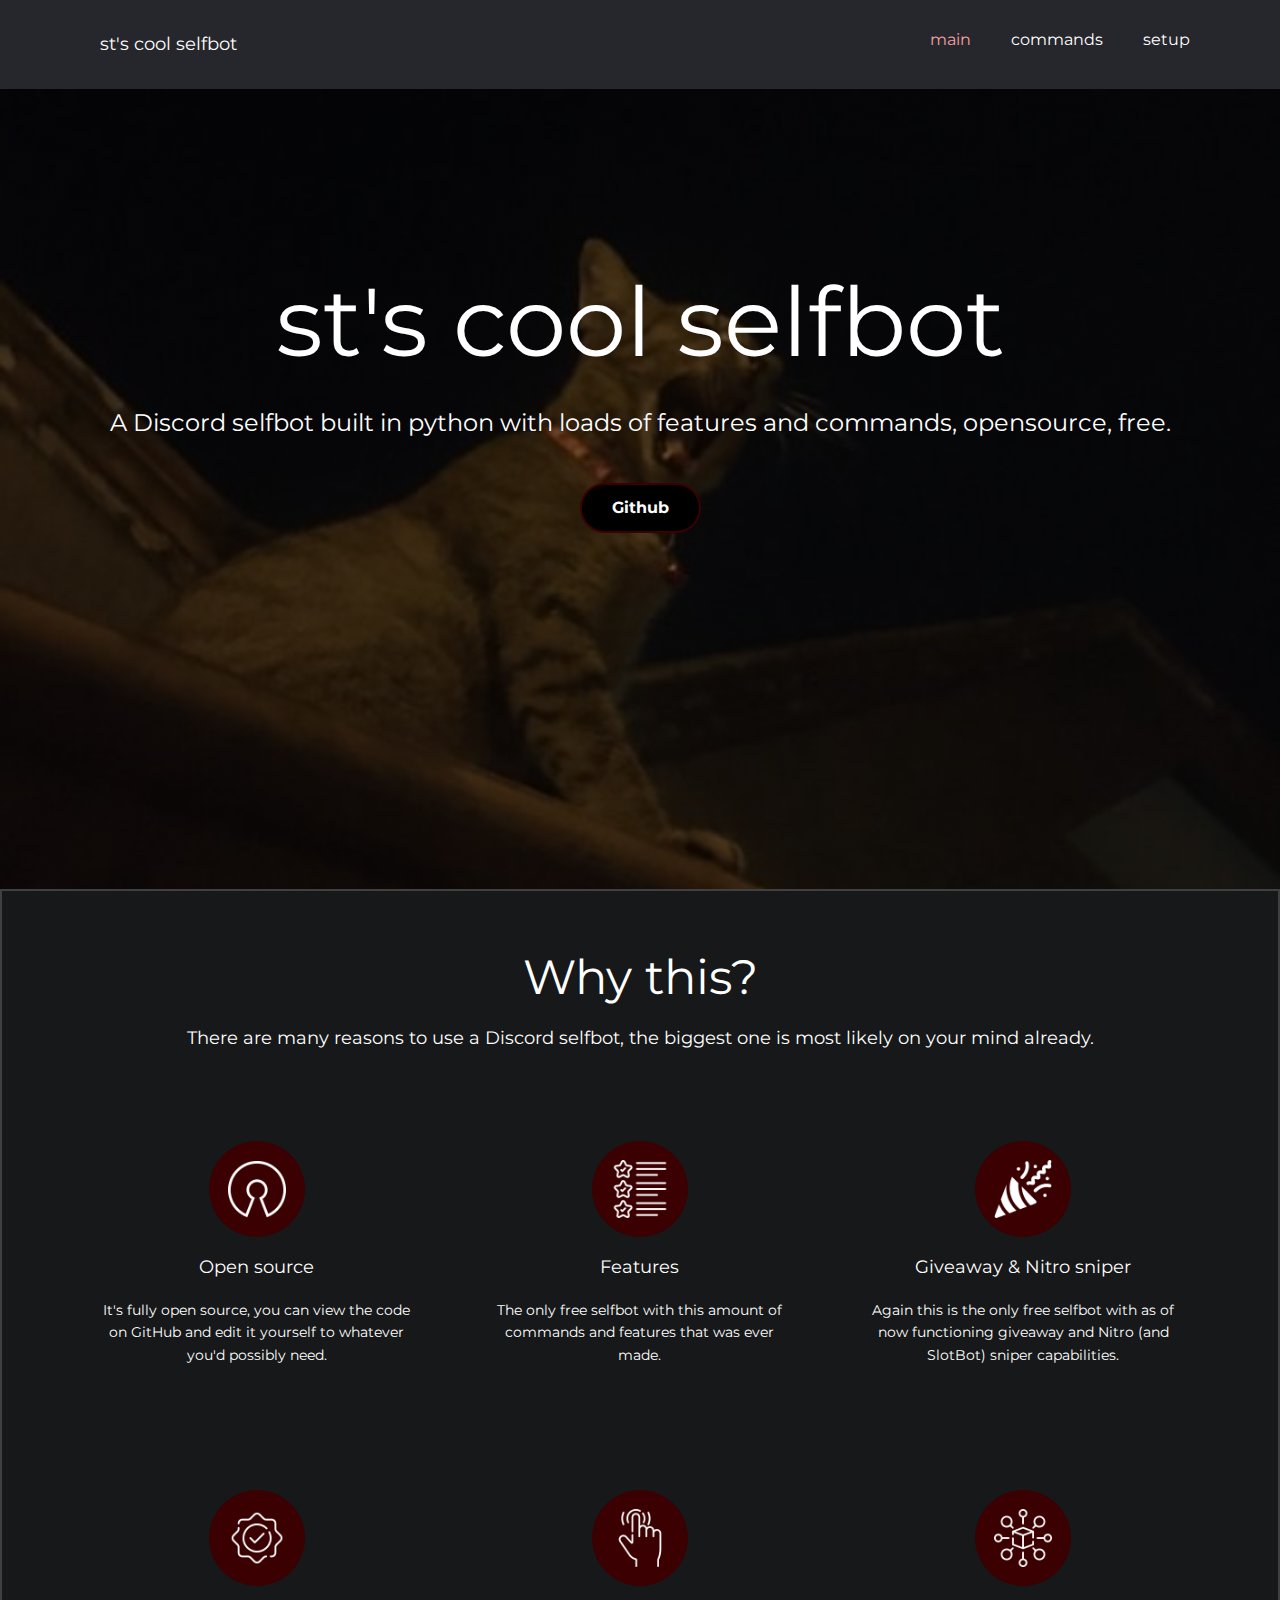
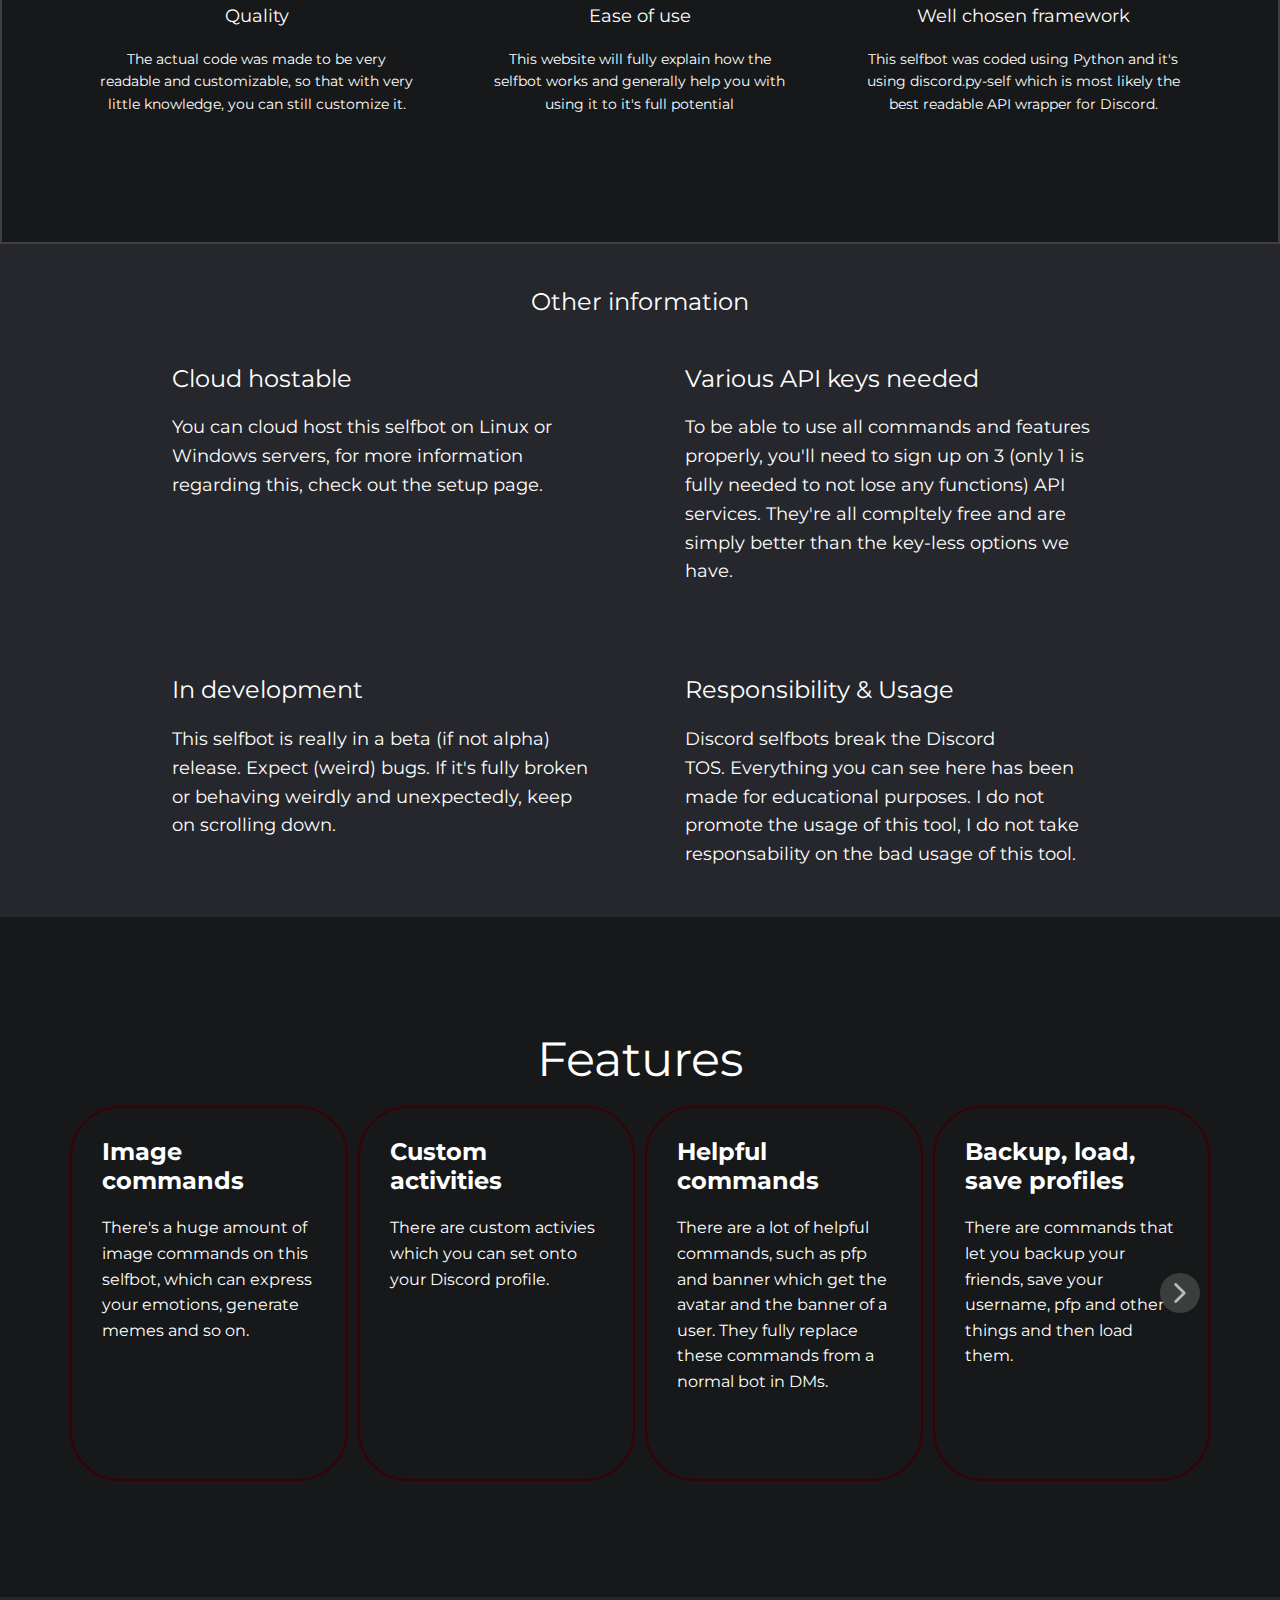
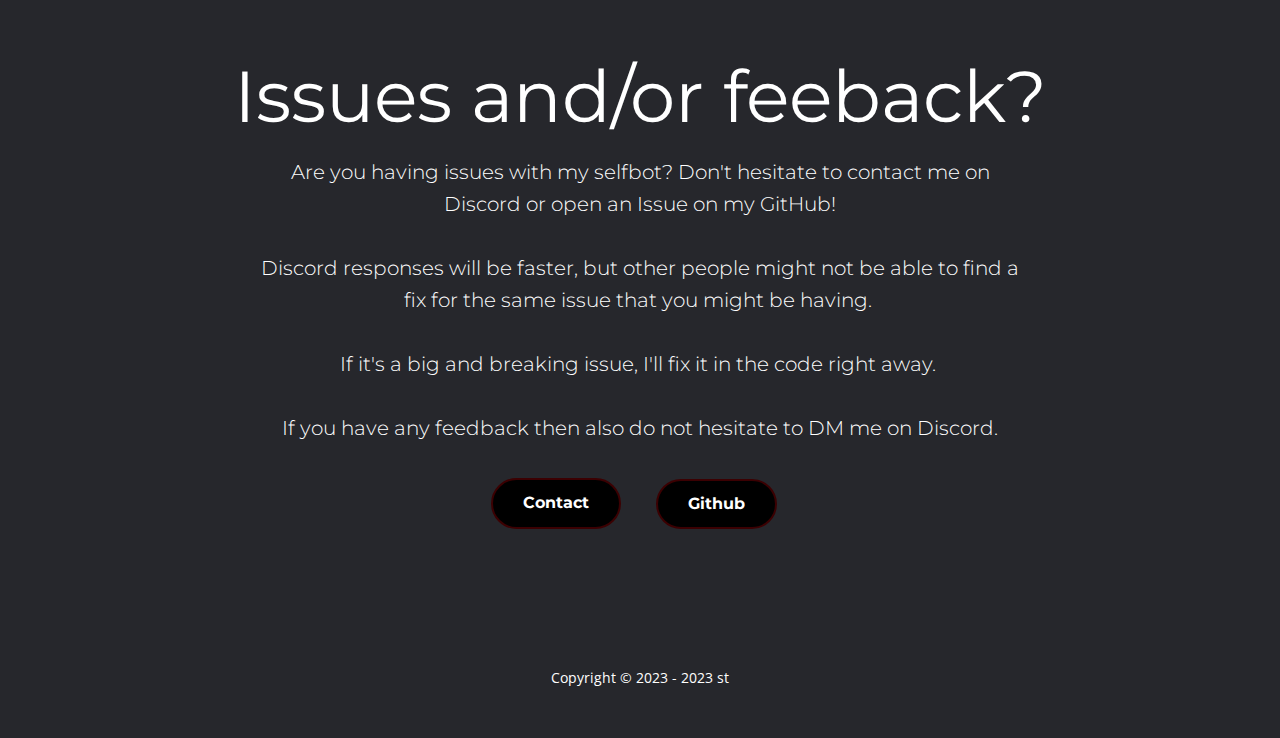
<file: docs/index.html>
<!DOCTYPE html>
<html style="font-size: 16px;" lang="en"><head>
    <meta name="viewport" content="width=device-width, initial-scale=1.0">
    <meta charset="utf-8">
    <meta name="keywords" content="st&amp;apos;s cool selfbot, Why this?, Features">
    <meta name="description" content="">
    <title>main</title>
<link rel="shortcut icon" href="1bd5604e698b788f5902bdb23aa5f4d6.ico" type="image/x-icon">
    <link rel="stylesheet" href="selfbot.css" media="screen">
<link rel="stylesheet" href="main.css" media="screen">
    <script class="u-script" type="text/javascript" src="jquery.js" defer=""></script>
    <script class="u-script" type="text/javascript" src="selfbot.js" defer=""></script>
    <meta name="generator" content="st :3">
    <link id="u-theme-google-font" rel="stylesheet" href="https://fonts.googleapis.com/css?family=Roboto:100,100i,300,300i,400,400i,500,500i,700,700i,900,900i|Open+Sans:300,300i,400,400i,500,500i,600,600i,700,700i,800,800i">
    <link id="u-page-google-font" rel="stylesheet" href="https://fonts.googleapis.com/css?family=Montserrat:100,100i,200,200i,300,300i,400,400i,500,500i,600,600i,700,700i,800,800i,900,900i">
    
<meta property="og:title" content="st's cool selfbot :3" />
<meta property="og:type" content="the coolest free selfbot :333" />
<meta property="og:url" content="https://stiscool.cu.ma/selfbot/main.html" />
<meta property="og:description" content="main page" />
<meta name="theme-color" content="#970000">    
    
    <script type="application/ld+json">{
		"@context": "http://schema.org",
		"@type": "Organization",
		"name": ""
}</script>
    <meta name="theme-color" content="#478ac9">
    <meta property="og:title" content="main">
    <meta property="og:type" content="website">
  <meta data-intl-tel-input-cdn-path="intlTelInput/"></head>
  <body class="u-body u-xl-mode" data-lang="en"><header class="u-clearfix u-custom-color-3 u-header u-header" id="sec-af1f"><div class="u-clearfix u-sheet u-sheet-1">
        <nav class="u-menu u-menu-one-level u-offcanvas u-menu-1">
          <div class="menu-collapse u-custom-font u-font-montserrat" style="font-size: 1rem; letter-spacing: 0px;">
            <a class="u-button-style u-custom-left-right-menu-spacing u-custom-padding-bottom u-custom-text-active-color u-custom-text-hover-color u-custom-top-bottom-menu-spacing u-nav-link u-text-active-palette-1-base u-text-hover-palette-2-base" href="#">
              <svg class="u-svg-link" viewBox="0 0 24 24"><use xmlns:xlink="http://www.w3.org/1999/xlink" xlink:href="#menu-hamburger"></use></svg>
              <svg class="u-svg-content" version="1.1" id="menu-hamburger" viewBox="0 0 16 16" x="0px" y="0px" xmlns:xlink="http://www.w3.org/1999/xlink" xmlns="http://www.w3.org/2000/svg"><g><rect y="1" width="16" height="2"></rect><rect y="7" width="16" height="2"></rect><rect y="13" width="16" height="2"></rect>
</g></svg>
            </a>
          </div>
          <div class="u-custom-menu u-nav-container">
            <ul class="u-custom-font u-font-montserrat u-nav u-unstyled u-nav-1"><li class="u-nav-item"><a class="u-button-style u-nav-link u-text-active-custom-color-1 u-text-hover-custom-color-1" href="main.html" style="padding: 10px 20px;">main</a>
</li><li class="u-nav-item"><a class="u-button-style u-nav-link u-text-active-custom-color-1 u-text-hover-custom-color-1" href="cmds.html" style="padding: 10px 20px;">commands</a>
</li><li class="u-nav-item"><a class="u-button-style u-nav-link u-text-active-custom-color-1 u-text-hover-custom-color-1" href="setup.html" style="padding: 10px 20px;">setup</a>
</li></ul>
          </div>
          <div class="u-custom-menu u-nav-container-collapse">
            <div class="u-black u-container-style u-inner-container-layout u-opacity u-opacity-95 u-sidenav">
              <div class="u-inner-container-layout u-sidenav-overflow">
                <div class="u-menu-close"></div>
                <ul class="u-align-center u-nav u-popupmenu-items u-unstyled u-nav-2"><li class="u-nav-item"><a class="u-button-style u-nav-link" href="main.html">main</a>
</li><li class="u-nav-item"><a class="u-button-style u-nav-link" href="cmds.html">commands</a>
</li><li class="u-nav-item"><a class="u-button-style u-nav-link" href="setup.html">setup</a>
</li></ul>
              </div>
            </div>
            <div class="u-black u-menu-overlay u-opacity u-opacity-70"></div>
          </div>
        </nav>
        <p class="u-custom-font u-font-montserrat u-text u-text-default u-text-1">st's cool selfbot</p>
      </div></header>
    <section class="u-align-center u-clearfix u-image u-shading u-section-1" src="" id="sec-d388" data-image-width="564" data-image-height="752">
      <div class="u-clearfix u-sheet u-sheet-1">
        <h1 class="u-custom-font u-font-montserrat u-text u-text-default u-title u-text-1">st's cool selfbot</h1>
        <p class="u-custom-font u-font-montserrat u-large-text u-text u-text-default u-text-variant u-text-2">A Discord selfbot built in python with loads of features and commands, opensource, free.</p>
        <a href="https://github.com/st7712/sts-cool-selfbot" class="u-active-black u-black u-border-2 u-border-active-custom-color-2 u-border-custom-color-2 u-btn u-btn-round u-button-style u-custom-font u-font-montserrat u-hover-feature u-hover-grey-90 u-radius-50 u-text-hover-white u-btn-1" target="_blank"><span class="u-icon"></span>Github<br>
        </a>
      </div>
      
    </section>
    <section class="u-align-center u-border-2 u-border-grey-75 u-clearfix u-custom-color-4 u-section-2" id="sec-cd1b">
      <div class="u-clearfix u-sheet u-sheet-1">
        <h2 class="u-custom-font u-font-montserrat u-text u-text-body-alt-color u-text-default u-text-1">Why this?</h2>
        <p class="u-custom-font u-font-montserrat u-text u-text-body-alt-color u-text-default u-text-2">There are many reasons to use a Discord selfbot, the biggest one is most likely on your mind already.</p>
        <div class="u-expanded-width u-list u-list-1">
          <div class="u-repeater u-repeater-1">
            <div class="u-align-center u-container-style u-list-item u-repeater-item">
              <div class="u-container-layout u-similar-container u-container-layout-1"><span class="u-custom-color-2 u-file-icon u-icon u-icon-circle u-icon-1"><img src="images/1240996-aa74e40d.png" alt=""></span>
                <h3 class="u-align-center u-custom-font u-font-montserrat u-text u-text-body-alt-color u-text-3">Open source</h3>
                <p class="u-align-center u-custom-font u-font-montserrat u-text u-text-body-alt-color u-text-4">It's fully open source, you can view the code on GitHub and edit it yourself to whatever you'd possibly need.</p>
              </div>
            </div>
            <div class="u-align-center u-container-style u-list-item u-repeater-item">
              <div class="u-container-layout u-similar-container u-container-layout-2"><span class="u-custom-color-2 u-file-icon u-icon u-icon-circle u-icon-2"><img src="images/5431304-2f52303a.png" alt=""></span>
                <h3 class="u-align-center u-custom-font u-font-montserrat u-text u-text-body-alt-color u-text-5">Features</h3>
                <p class="u-align-center u-custom-font u-font-montserrat u-text u-text-body-alt-color u-text-6">The only free selfbot with this amount of commands and features that was ever made.</p>
              </div>
            </div>
            <div class="u-align-center u-container-style u-list-item u-repeater-item">
              <div class="u-container-layout u-similar-container u-container-layout-3"><span class="u-custom-color-2 u-file-icon u-icon u-icon-circle u-icon-3"><img src="images/2824549-4f100efc.png" alt=""></span>
                <h3 class="u-align-center u-custom-font u-font-montserrat u-text u-text-body-alt-color u-text-7">Giveaway &amp; Nitro sniper</h3>
                <p class="u-align-center u-custom-font u-font-montserrat u-text u-text-body-alt-color u-text-8">Again this is the only free selfbot with as of now functioning giveaway and Nitro (and SlotBot) sniper capabilities.</p>
              </div>
            </div>
            <div class="u-align-center u-container-style u-list-item u-repeater-item">
              <div class="u-container-layout u-similar-container u-container-layout-4"><span class="u-custom-color-2 u-file-icon u-icon u-icon-circle u-icon-4"><img src="images/9290790-9d23cf22.png" alt=""></span>
                <h3 class="u-align-center u-custom-font u-font-montserrat u-text u-text-body-alt-color u-text-9">Quality</h3>
                <p class="u-align-center u-custom-font u-font-montserrat u-text u-text-body-alt-color u-text-10">The actual code was made to be very readable and customizable, so that with very little knowledge, you can still customize it.</p>
              </div>
            </div>
            <div class="u-align-center u-container-style u-list-item u-repeater-item">
              <div class="u-container-layout u-similar-container u-container-layout-5"><span class="u-custom-color-2 u-file-icon u-icon u-icon-circle u-icon-5"><img src="images/3798317-7e094f42.png" alt=""></span>
                <h3 class="u-align-center u-custom-font u-font-montserrat u-text u-text-body-alt-color u-text-11">Ease of use</h3>
                <p class="u-align-center u-custom-font u-font-montserrat u-text u-text-body-alt-color u-text-12">This website will fully explain how the selfbot works and generally help you with using it to it's full potential</p>
              </div>
            </div>
            <div class="u-align-center u-container-style u-list-item u-repeater-item">
              <div class="u-container-layout u-similar-container u-container-layout-6"><span class="u-custom-color-2 u-file-icon u-icon u-icon-circle u-icon-6"><img src="images/1958738-8cdc8846.png" alt=""></span>
                <h3 class="u-align-center u-custom-font u-font-montserrat u-text u-text-body-alt-color u-text-13">Well chosen framework</h3>
                <p class="u-align-center u-custom-font u-font-montserrat u-text u-text-body-alt-color u-text-14">This selfbot was coded using Python and it's using discord.py-self which is most likely the best readable API wrapper for Discord.</p>
              </div>
            </div>
          </div>
        </div>
      </div>
    </section>
    <section class="u-align-center u-clearfix u-custom-color-3 u-section-3" id="sec-cd8f">
      <div class="u-clearfix u-sheet u-sheet-1">
        <h4 class="u-custom-font u-font-montserrat u-text u-text-body-alt-color u-text-default u-text-1">Other information</h4>
        <div class="u-list u-list-1">
          <div class="u-repeater u-repeater-1">
            <div class="u-align-left u-container-style u-list-item u-repeater-item u-shape-rectangle">
              <div class="u-container-layout u-similar-container u-valign-top u-container-layout-1">
                <h4 class="u-custom-font u-font-montserrat u-text u-text-body-alt-color u-text-default u-text-2">Cloud hostable</h4>
                <p class="u-custom-font u-font-montserrat u-text u-text-body-alt-color u-text-default u-text-3">You can cloud host this selfbot on Linux or Windows servers, for more information regarding this, check out the setup page.</p>
              </div>
            </div>
            <div class="u-align-left u-container-style u-list-item u-repeater-item u-shape-rectangle u-list-item-2">
              <div class="u-container-layout u-similar-container u-valign-top u-container-layout-2">
                <h4 class="u-custom-font u-font-montserrat u-text u-text-body-alt-color u-text-default u-text-4">Various API keys needed</h4>
                <p class="u-custom-font u-font-montserrat u-text u-text-body-alt-color u-text-default u-text-5">To be able to use all commands and features properly, you'll need to sign up on 3 (only 1 is fully needed to not lose any functions) API services. They're all compltely free and are simply better than the key-less options we have.</p>
              </div>
            </div>
            <div class="u-align-left u-container-style u-list-item u-repeater-item u-shape-rectangle u-list-item-3">
              <div class="u-container-layout u-similar-container u-valign-top u-container-layout-3">
                <h4 class="u-custom-font u-font-montserrat u-text u-text-body-alt-color u-text-default u-text-6">In development</h4>
                <p class="u-custom-font u-font-montserrat u-text u-text-body-alt-color u-text-default u-text-7">This selfbot is really in a beta (if not alpha) release. Expect (weird) bugs. If it's fully broken or behaving weirdly and unexpectedly, keep on scrolling down.</p>
              </div>
            </div>
            <div class="u-align-left u-container-style u-list-item u-repeater-item u-shape-rectangle u-list-item-4">
              <div class="u-container-layout u-similar-container u-valign-top u-container-layout-4">
                <h4 class="u-custom-font u-font-montserrat u-text u-text-body-alt-color u-text-default u-text-8">Responsibility &amp; Usage</h4>
                <p class="u-custom-font u-font-montserrat u-text u-text-body-alt-color u-text-default u-text-9">Discord selfbots break the Discord TOS.&nbsp;Everything you can see here has been made for educational purposes. I do not promote the usage of this tool, I do not take responsability on the bad usage of this tool.</p>
              </div>
            </div>
          </div>
        </div>
      </div>
    </section>
    <section class="u-align-center u-clearfix u-custom-color-4 u-section-4" id="sec-1cc6">
      <div class="u-clearfix u-sheet u-valign-middle u-sheet-1">
        <h2 class="u-custom-font u-font-montserrat u-text u-text-body-alt-color u-text-default u-text-1">Features</h2>
        <div class="u-expanded-width u-layout-horizontal u-list u-list-1">
          <div class="u-repeater u-repeater-1">
            <div class="u-align-left u-border-2 u-border-custom-color-2 u-container-style u-list-item u-radius-50 u-repeater-item u-shape-round">
              <div class="u-container-layout u-similar-container u-valign-top u-container-layout-1">
                <h4 class="u-custom-font u-font-montserrat u-text u-text-body-alt-color u-text-2">Image commands</h4>
                <p class="u-custom-font u-font-montserrat u-text u-text-body-alt-color u-text-3">There's a huge amount of image commands on this selfbot, which can express your emotions, generate memes and so on.</p>
              </div>
            </div>
            <div class="u-align-left u-border-2 u-border-custom-color-2 u-container-style u-list-item u-radius-50 u-repeater-item u-shape-round">
              <div class="u-container-layout u-similar-container u-valign-top u-container-layout-2">
                <h4 class="u-custom-font u-font-montserrat u-text u-text-body-alt-color u-text-4">Custom activities</h4>
                <p class="u-custom-font u-font-montserrat u-text u-text-body-alt-color u-text-5">There are custom activies which you can set onto your Discord profile.</p>
              </div>
            </div>
            <div class="u-align-left u-border-2 u-border-custom-color-2 u-container-style u-list-item u-radius-50 u-repeater-item u-shape-round">
              <div class="u-container-layout u-similar-container u-valign-top u-container-layout-3">
                <h4 class="u-custom-font u-font-montserrat u-text u-text-body-alt-color u-text-6">Helpful commands</h4>
                <p class="u-custom-font u-font-montserrat u-text u-text-body-alt-color u-text-7">There are a lot of helpful commands, such as pfp and banner which get the avatar and the banner of a user. They fully replace these commands from a normal bot in DMs.</p>
              </div>
            </div>
            <div class="u-align-left u-border-2 u-border-custom-color-2 u-container-style u-list-item u-radius-50 u-repeater-item u-shape-round">
              <div class="u-container-layout u-similar-container u-valign-top u-container-layout-4">
                <h4 class="u-custom-font u-font-montserrat u-text u-text-body-alt-color u-text-8">Backup, load, save profiles</h4>
                <p class="u-custom-font u-font-montserrat u-text u-text-body-alt-color u-text-9">There are commands that let you backup your friends, save your username, pfp and other things and then load them.</p>
              </div>
            </div>
            <div class="u-align-left u-border-2 u-border-custom-color-2 u-container-style u-list-item u-radius-50 u-repeater-item u-shape-round">
              <div class="u-container-layout u-similar-container u-valign-top u-container-layout-5">
                <h4 class="u-custom-font u-font-montserrat u-text u-text-body-alt-color u-text-10">Nuking commands</h4>
                <p class="u-custom-font u-font-montserrat u-text u-text-body-alt-color u-text-11">Are you still a person that nukes servers (for a good cause obviously)? Then there are many nuking commands in this server which let you destroy servers.</p>
              </div>
            </div>
            <div class="u-align-left u-border-2 u-border-custom-color-2 u-container-style u-list-item u-radius-50 u-repeater-item u-shape-round">
              <div class="u-container-layout u-similar-container u-valign-top u-container-layout-6">
                <h4 class="u-custom-font u-font-montserrat u-text u-text-body-alt-color u-text-12">Giveaway &amp; nitro sniper</h4>
                <p class="u-custom-font u-font-montserrat u-text u-text-body-alt-color u-text-13">Did I already tell you about this? Oh yeah I did, anyways let's brag about it again! Theres a working giveaway and Nitro sniper in this selfbot. Oh and did I already tell you it's free?</p>
              </div>
            </div>
            <div class="u-align-left u-border-2 u-border-custom-color-2 u-container-style u-list-item u-radius-50 u-repeater-item u-shape-round">
              <div class="u-container-layout u-similar-container u-valign-top u-container-layout-7">
                <h4 class="u-custom-font u-font-montserrat u-text u-text-body-alt-color u-text-14">More features soon!&nbsp;</h4>
                <p class="u-custom-font u-font-montserrat u-text u-text-body-alt-color u-text-15">I will try to update this regularly and add more features that you can use, but this is a free time project of mine, so don't expect the updates too often</p>
              </div>
            </div>
          </div>
          <a class="u-gallery-nav u-gallery-nav-prev u-grey-70 u-icon-circle u-opacity u-opacity-70 u-spacing-10 u-text-white u-gallery-nav-1" href="#" role="button">
            <span aria-hidden="true">
              <svg viewBox="0 0 451.847 451.847"><path d="M97.141,225.92c0-8.095,3.091-16.192,9.259-22.366L300.689,9.27c12.359-12.359,32.397-12.359,44.751,0
c12.354,12.354,12.354,32.388,0,44.748L173.525,225.92l171.903,171.909c12.354,12.354,12.354,32.391,0,44.744
c-12.354,12.365-32.386,12.365-44.745,0l-194.29-194.281C100.226,242.115,97.141,234.018,97.141,225.92z"></path></svg>
            </span>
            <span class="sr-only">
              <svg viewBox="0 0 451.847 451.847"><path d="M97.141,225.92c0-8.095,3.091-16.192,9.259-22.366L300.689,9.27c12.359-12.359,32.397-12.359,44.751,0
c12.354,12.354,12.354,32.388,0,44.748L173.525,225.92l171.903,171.909c12.354,12.354,12.354,32.391,0,44.744
c-12.354,12.365-32.386,12.365-44.745,0l-194.29-194.281C100.226,242.115,97.141,234.018,97.141,225.92z"></path></svg>
            </span>
          </a>
          <a class="u-absolute-vcenter u-gallery-nav u-gallery-nav-next u-grey-70 u-icon-circle u-opacity u-opacity-70 u-spacing-10 u-text-white u-gallery-nav-2" href="#" role="button">
            <span aria-hidden="true">
              <svg viewBox="0 0 451.846 451.847"><path d="M345.441,248.292L151.154,442.573c-12.359,12.365-32.397,12.365-44.75,0c-12.354-12.354-12.354-32.391,0-44.744
L278.318,225.92L106.409,54.017c-12.354-12.359-12.354-32.394,0-44.748c12.354-12.359,32.391-12.359,44.75,0l194.287,194.284
c6.177,6.18,9.262,14.271,9.262,22.366C354.708,234.018,351.617,242.115,345.441,248.292z"></path></svg>
            </span>
            <span class="sr-only">
              <svg viewBox="0 0 451.846 451.847"><path d="M345.441,248.292L151.154,442.573c-12.359,12.365-32.397,12.365-44.75,0c-12.354-12.354-12.354-32.391,0-44.744
L278.318,225.92L106.409,54.017c-12.354-12.359-12.354-32.394,0-44.748c12.354-12.359,32.391-12.359,44.75,0l194.287,194.284
c6.177,6.18,9.262,14.271,9.262,22.366C354.708,234.018,351.617,242.115,345.441,248.292z"></path></svg>
            </span>
          </a>
        </div>
      </div>
    </section>
    <section class="u-align-center u-clearfix u-custom-color-3 u-section-5" id="sec-8838">
      <div class="u-clearfix u-sheet u-sheet-1">
        <h1 class="u-custom-font u-font-montserrat u-text u-text-default u-text-1">Issues and/or feeback?</h1>
        <p class="u-custom-font u-font-montserrat u-text u-text-2">Are you having issues with my selfbot? Don't hesitate to contact me on Discord or open an Issue on my GitHub!<br>
          <br>Discord responses will be faster, but other people might not be able to find a fix for the same issue that you might be having.&nbsp;<br>
          <br>If it's a big and breaking issue, I'll fix it in the code right away.&nbsp;<br>
          <br>If you have any feedback then also do not hesitate to DM me on Discord.
        </p>
        <a href="https://discord.com/users/965930592162172988" class="u-active-black u-black u-border-2 u-border-active-custom-color-2 u-border-custom-color-2 u-btn u-btn-round u-button-style u-custom-font u-font-montserrat u-hover-feature u-hover-grey-90 u-radius-50 u-text-hover-white u-btn-1"><span class="u-icon"></span>Contact<br>
        </a>
        <a href="https://github.com/st7712/sts-cool-selfbot" class="u-active-black u-black u-border-2 u-border-active-custom-color-2 u-border-custom-color-2 u-btn u-btn-round u-button-style u-custom-font u-font-montserrat u-hover-feature u-hover-grey-90 u-radius-50 u-text-hover-white u-btn-2" target="_blank"><span class="u-icon"></span>Github<br>
        </a>
      </div>
      
      
    </section>
    
    
    <footer class="u-align-center u-clearfix u-custom-color-3 u-footer u-footer" id="sec-85b7"><div class="u-clearfix u-sheet u-valign-middle u-sheet-1">
        <p class="u-small-text u-text u-text-variant u-text-1"> Copyright © 2023 - 2023 st</p>
      </div></footer>
  
</body></html>
</file>
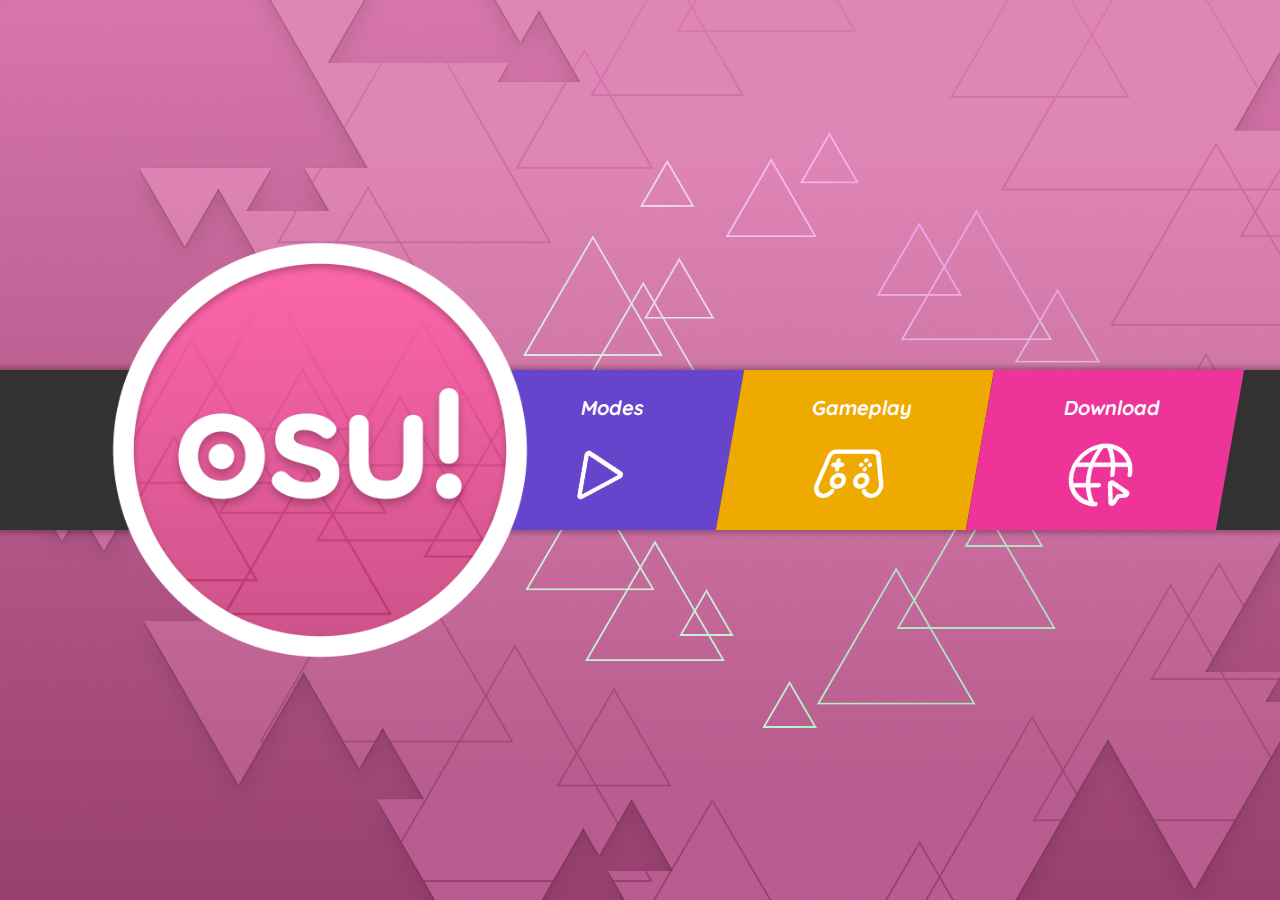
<file: docs/onda/index.html>
<!DOCTYPE html>

<html lang="en">

<head>
    <meta charset="UTF-8">
    <meta name="viewport" content="width=device-width, initial-scale=1.0">
    <title>Welcome to osu!</title>

    <link rel="stylesheet" href="styles-main.css">

    <link rel="preconnect" href="https://fonts.googleapis.com">
    <link rel="preconnect" href="https://fonts.gstatic.com" crossorigin>
    <link href="https://fonts.googleapis.com/css2?family=Montserrat:ital,wght@0,100..900;1,100..900&family=Quicksand:wght@300..700&display=swap" rel="stylesheet">

</head>

<body class="background" background="obrazky, ikonky, materialy\menu-background-2.jpg" >
    <main class="container">
        <article class="navbar-container">
            <div id="pulse" class="item">
                <img src="obrazky, ikonky, materialy\lazer-logo2.png" alt="">
            </div>
            <section class="nav-btn-container">
                <a class="nav-btn" id="violet">Modes
                    <img onclick="window.location.href = 'features-page.html';" id="btn-violet" class="logo-nav" src="obrazky, ikonky, materialy\play.png" alt="">
                </a>
                <a class="nav-btn" id="yellow">Gameplay
                    <img onclick="window.location.href = 'gameplay-page.html';"  id="btn-yellow" class="logo-nav" src="obrazky, ikonky, materialy\gameplay-a.png" alt="">
                </a>
                <a class="nav-btn" id="pink">Download 
                    <img onclick="window.location.href = 'download-page.html';" id="btn-pink" class="logo-nav" src="obrazky, ikonky, materialy\online.png" alt="">
                </a>
            </section>
        </article>
    </main>

    <script>
        let pulseAnimation = document.getElementById("pulse")

        pulseAnimation.addEventListener('mouseover', function() {
            pulseAnimation.classList.add('pulse');
        }, false) 

        pulseAnimation.addEventListener('mouseout', function() {
            pulseAnimation.classList.remove('pulse');
        }, false)
    </script>

</body>

</html>
</file>
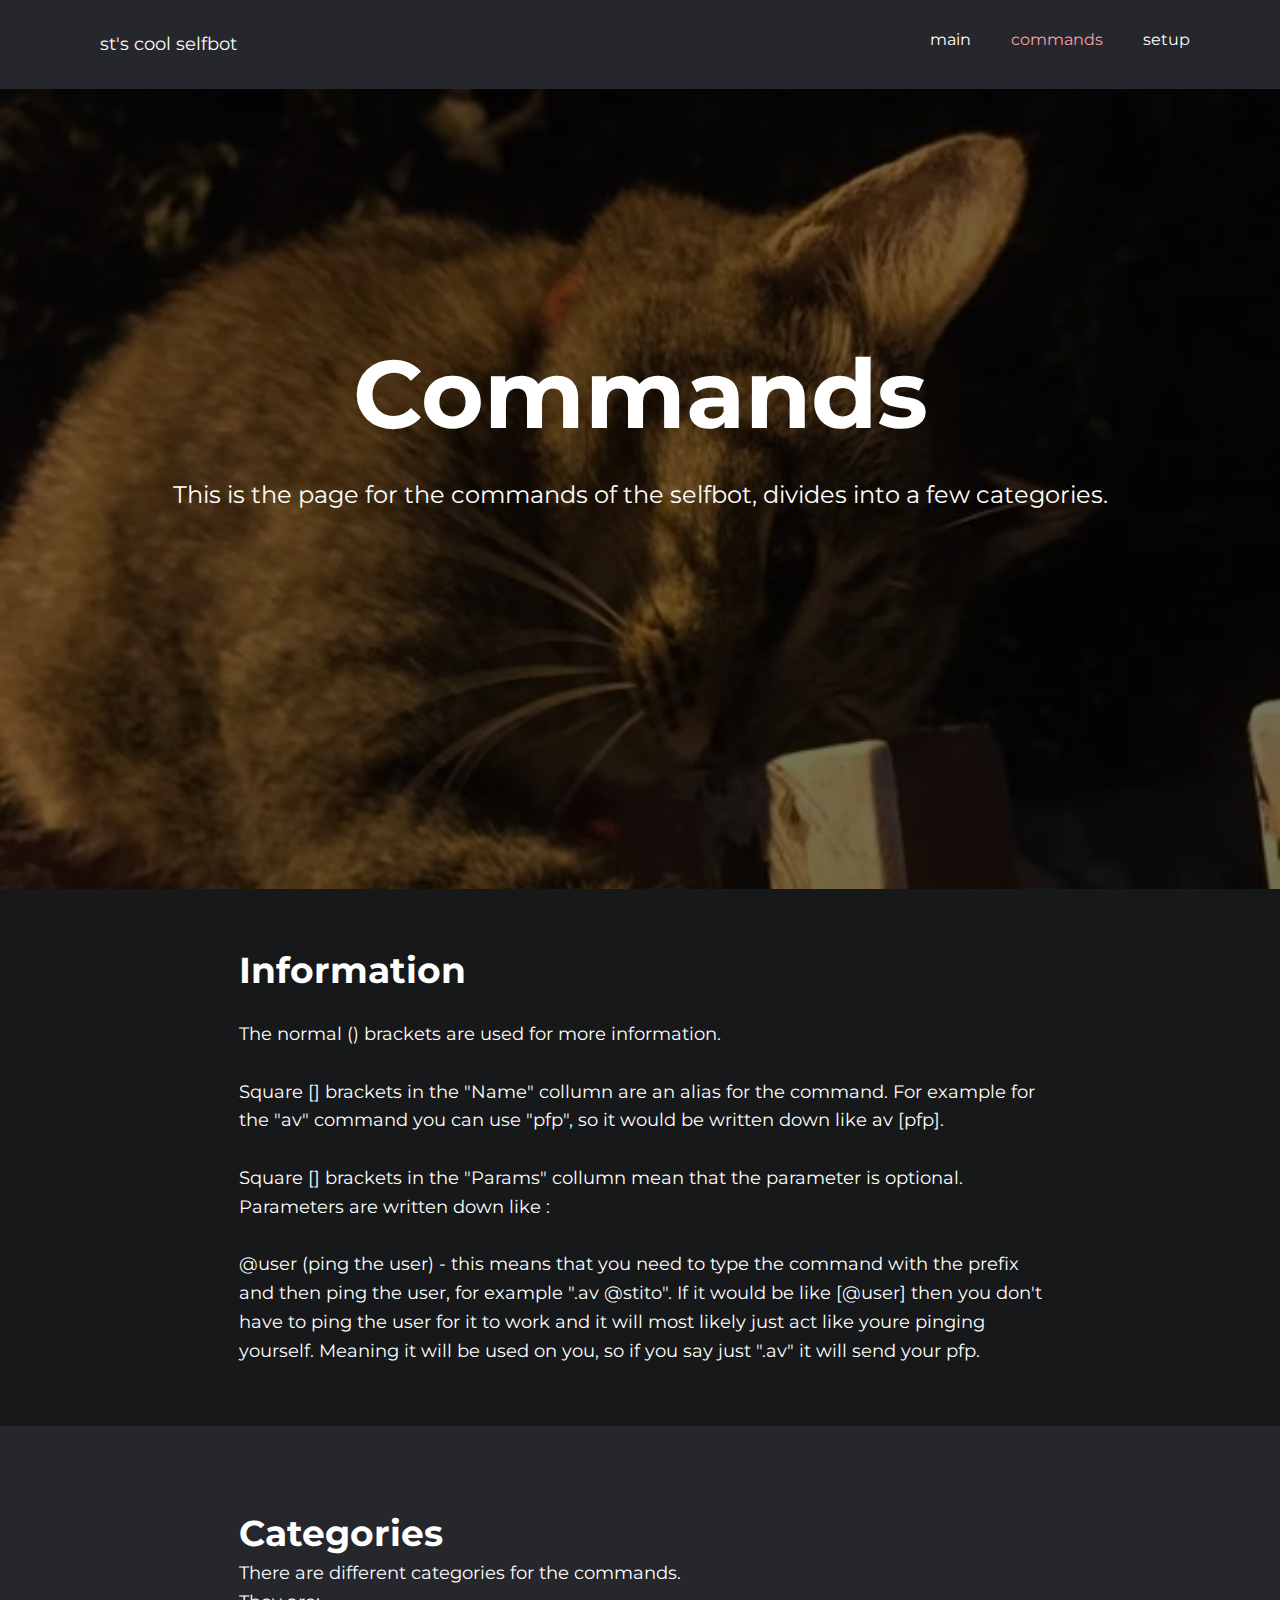
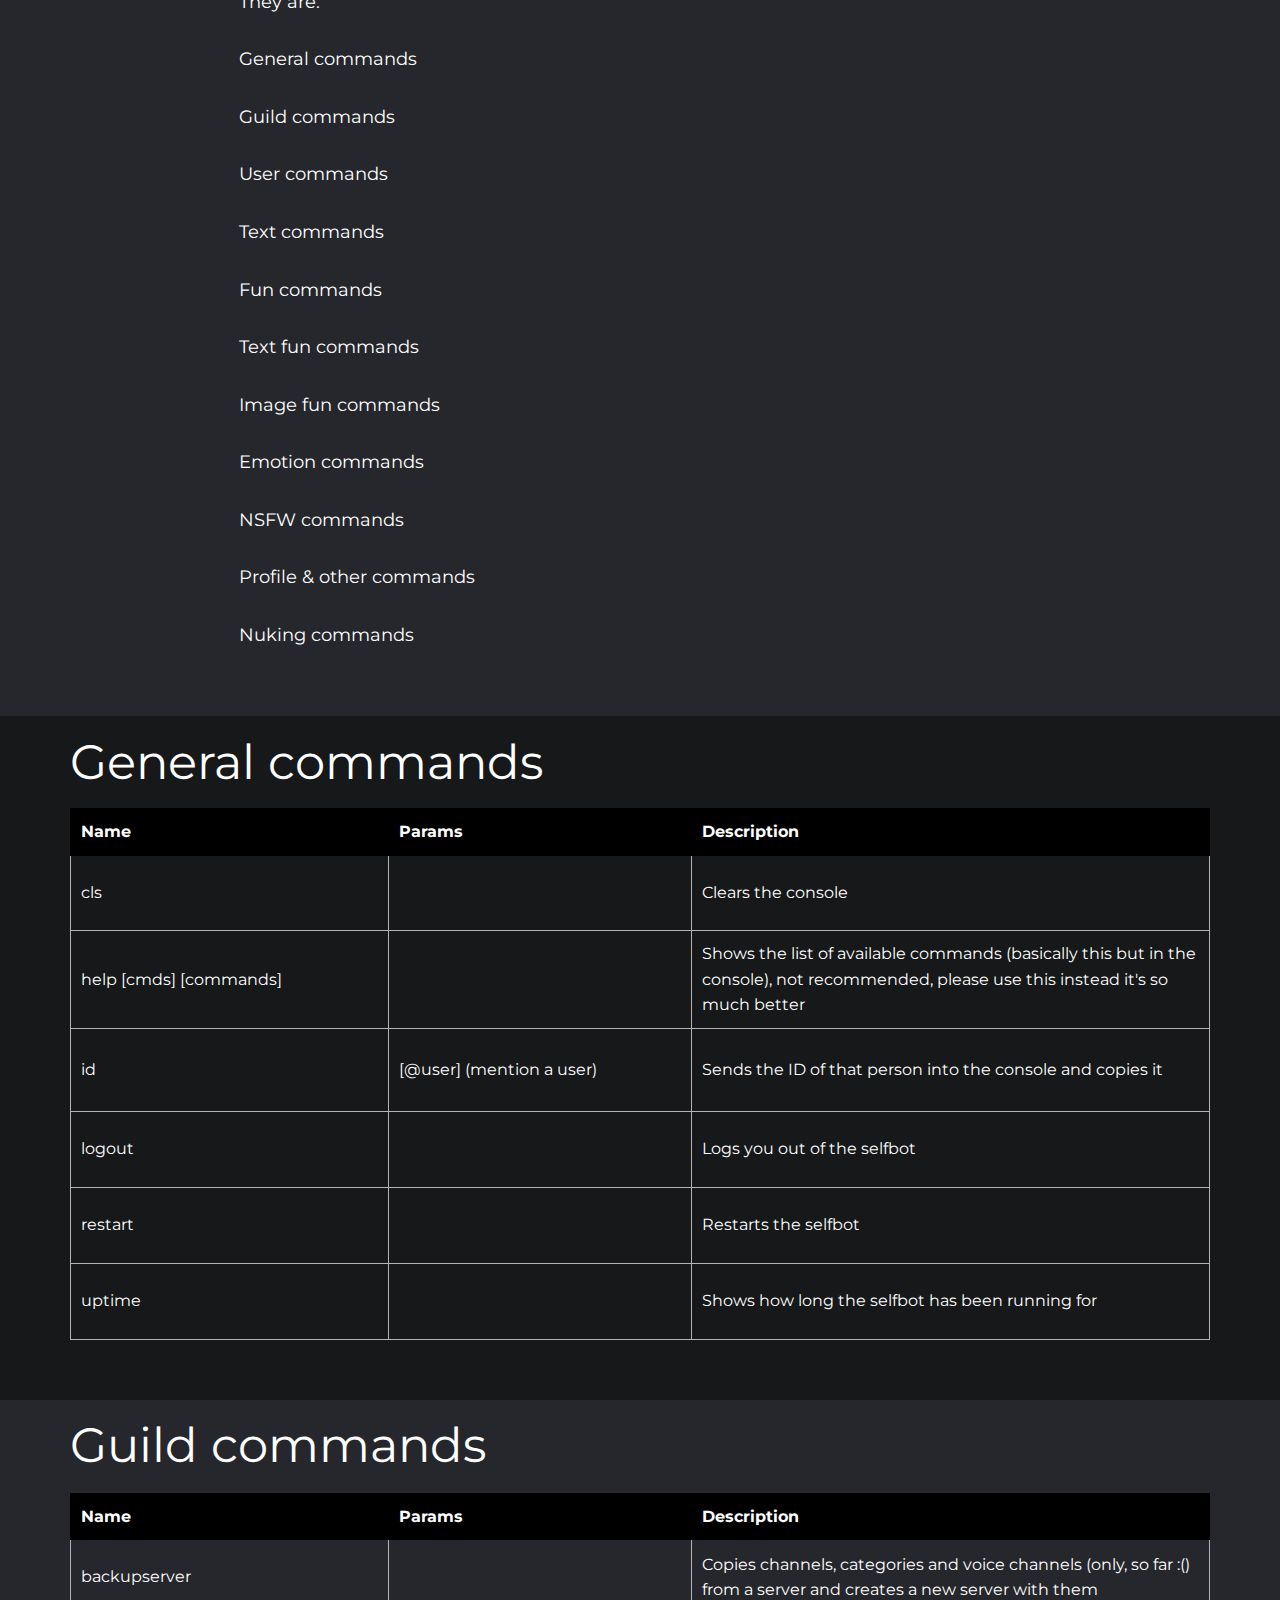
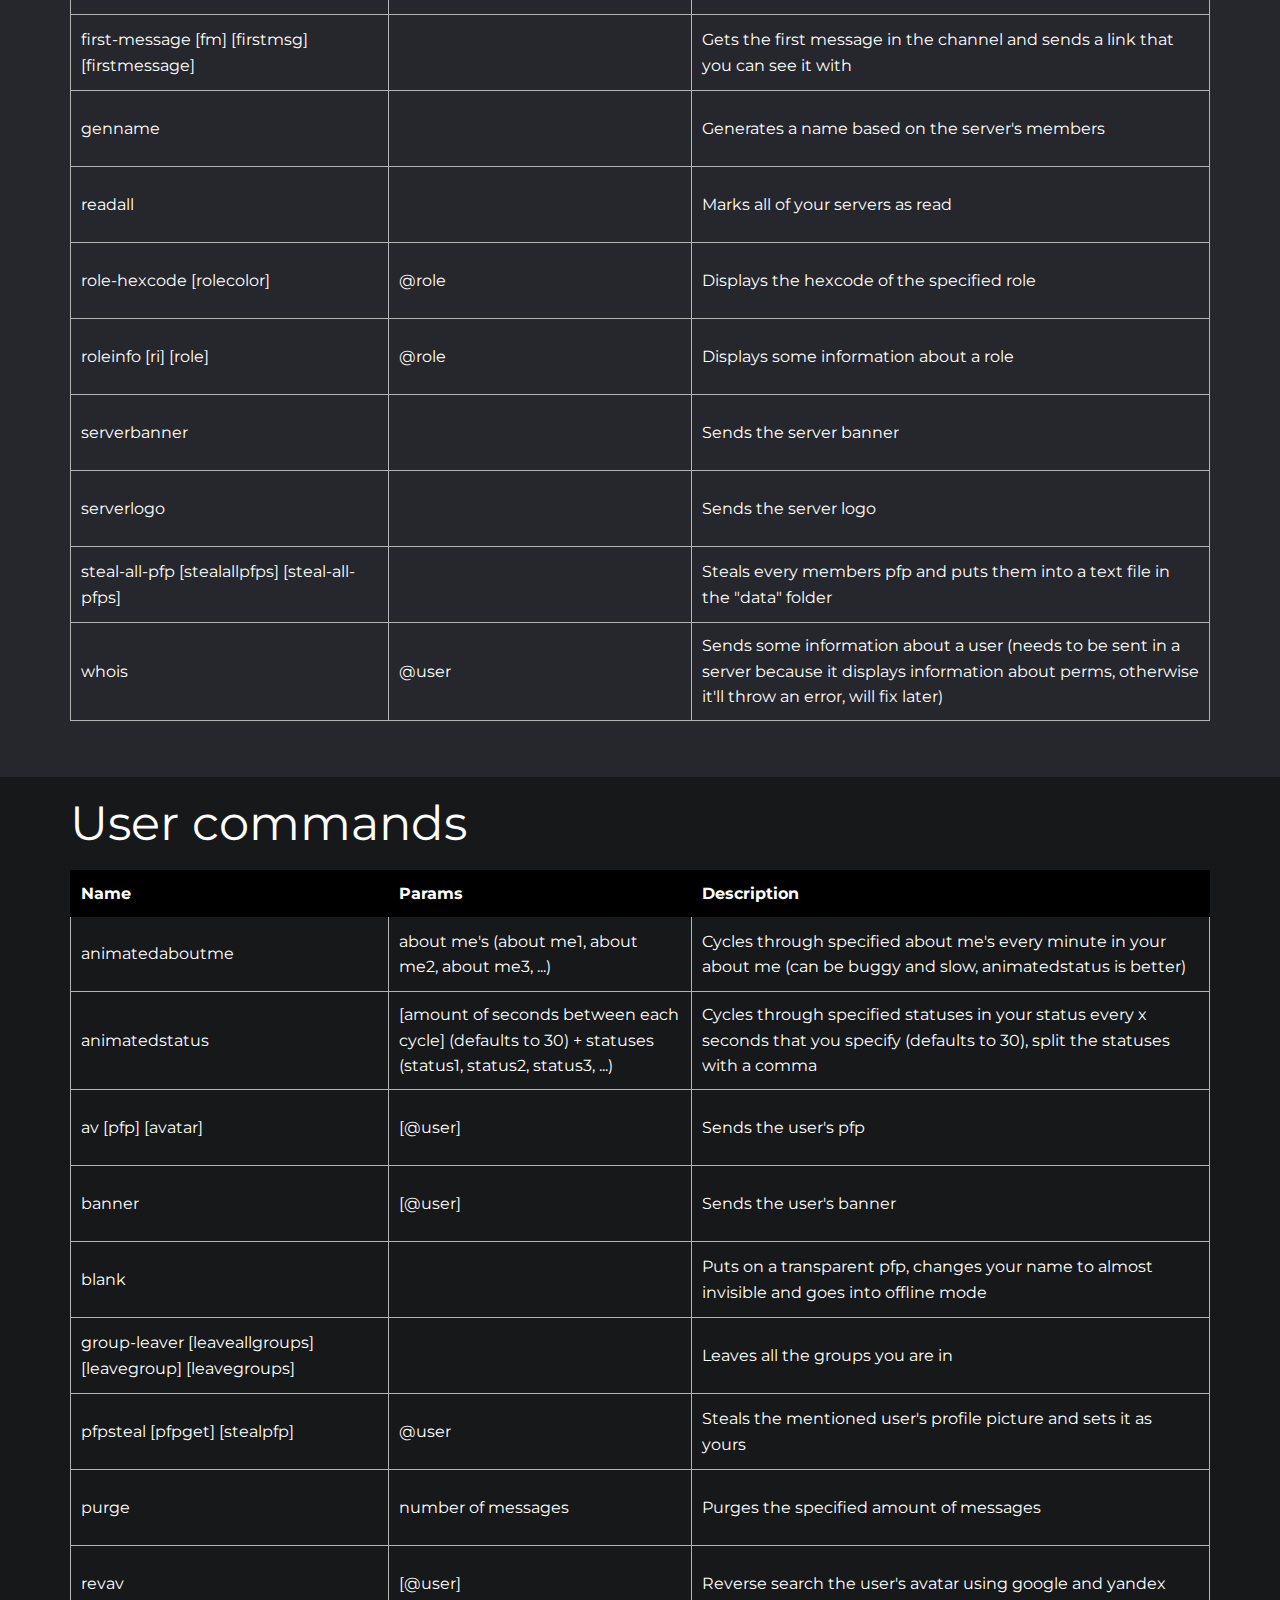
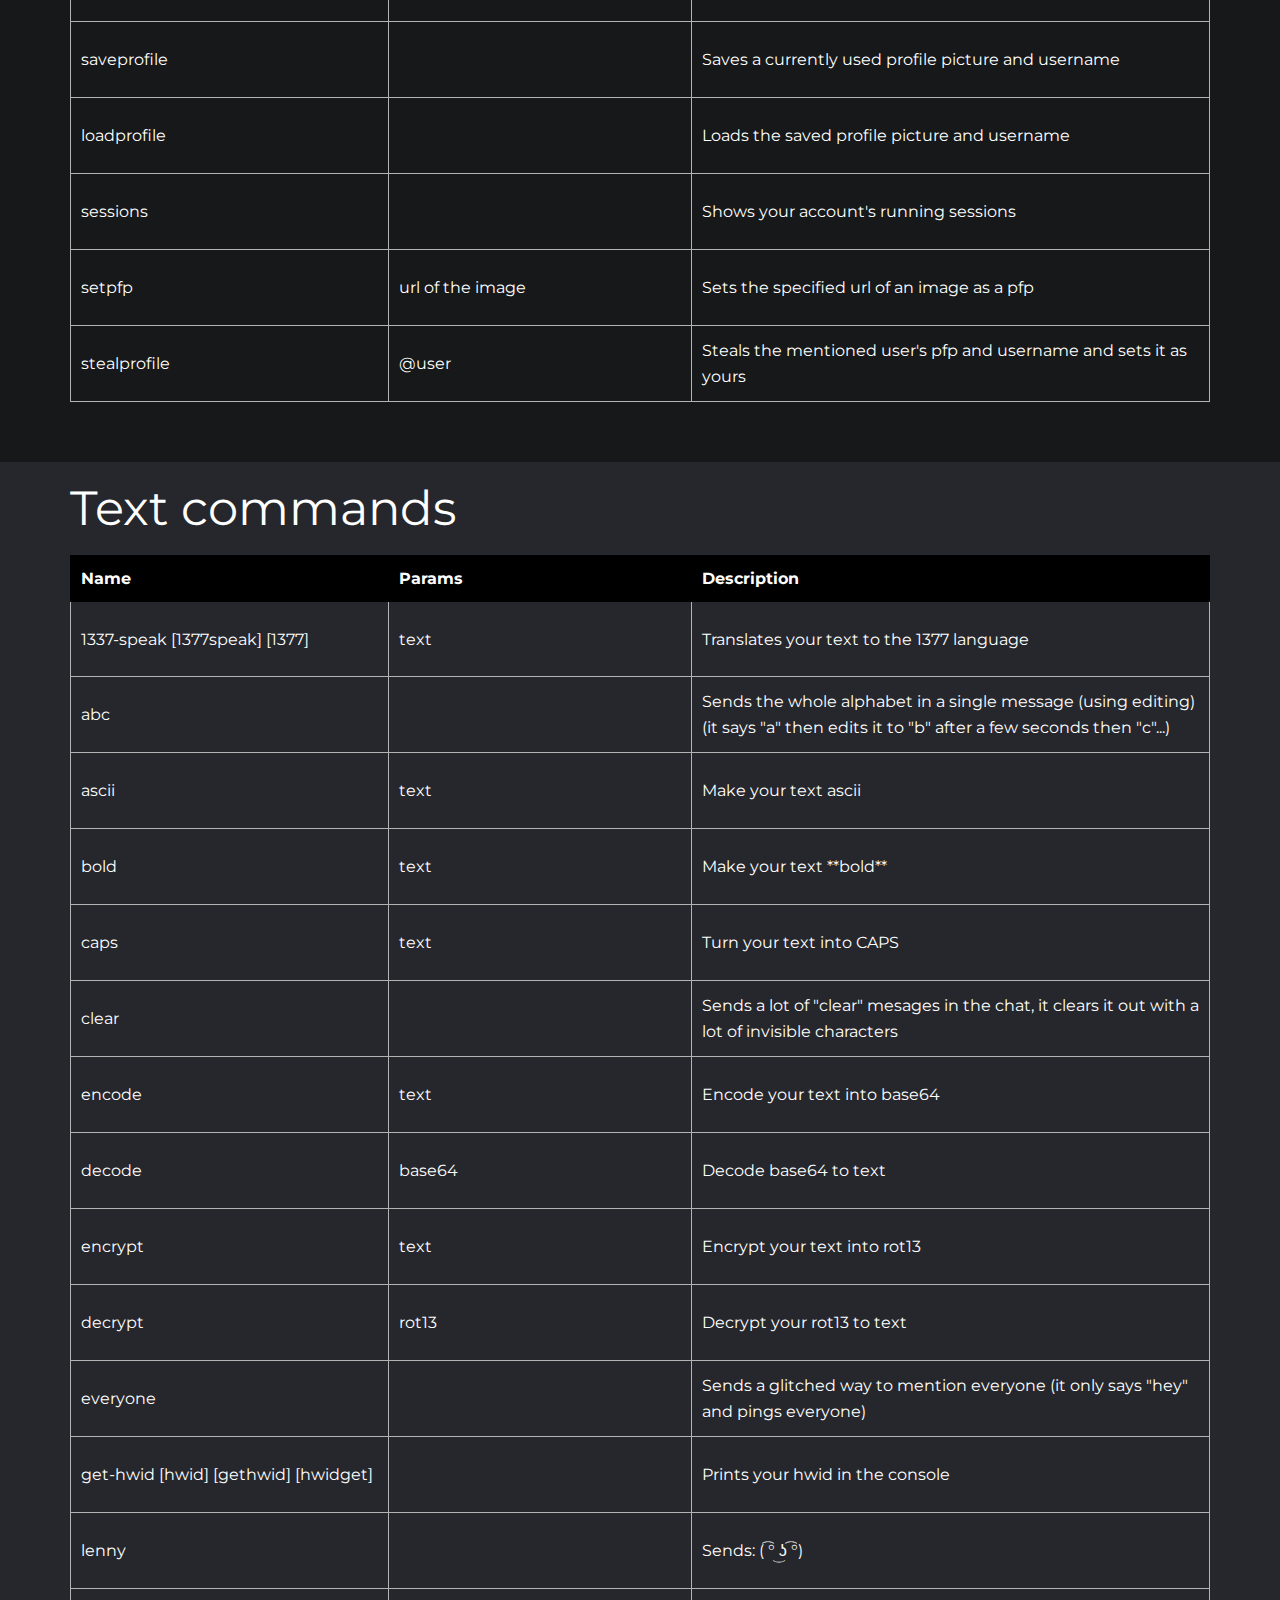
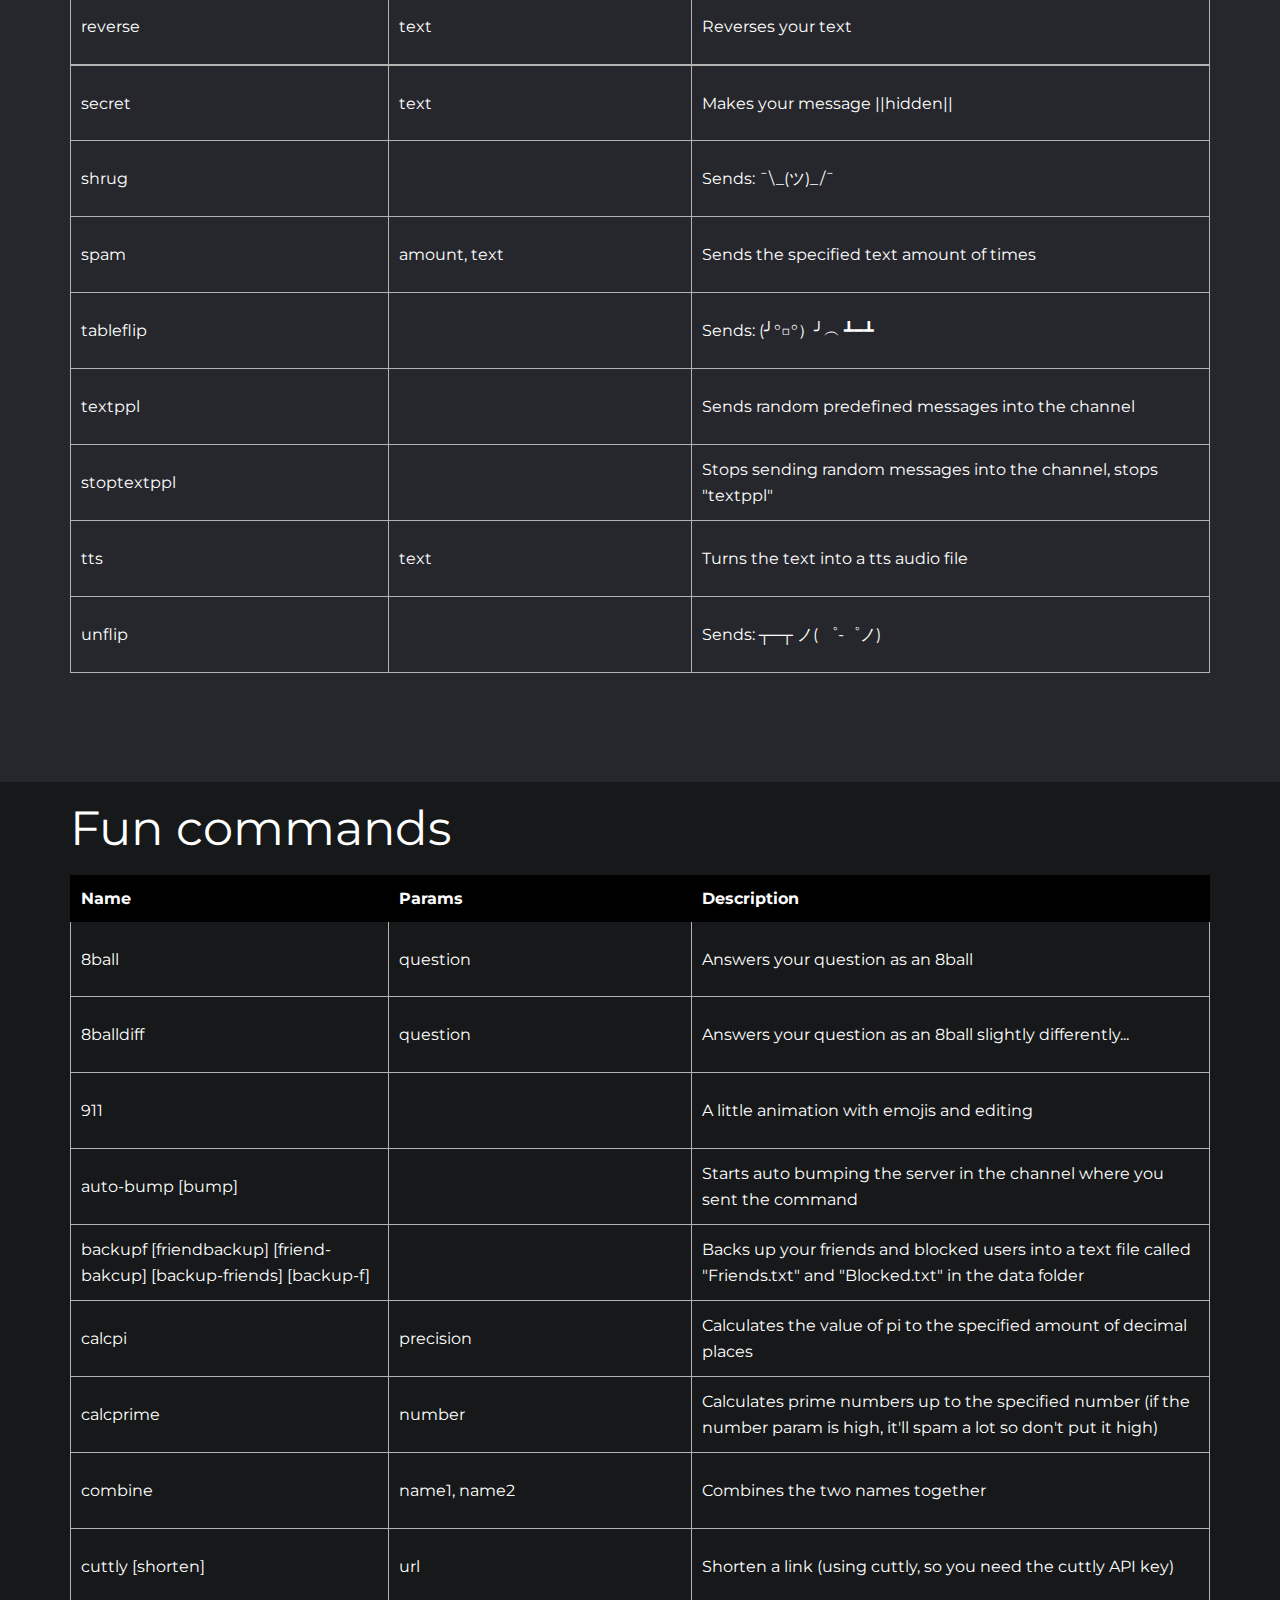
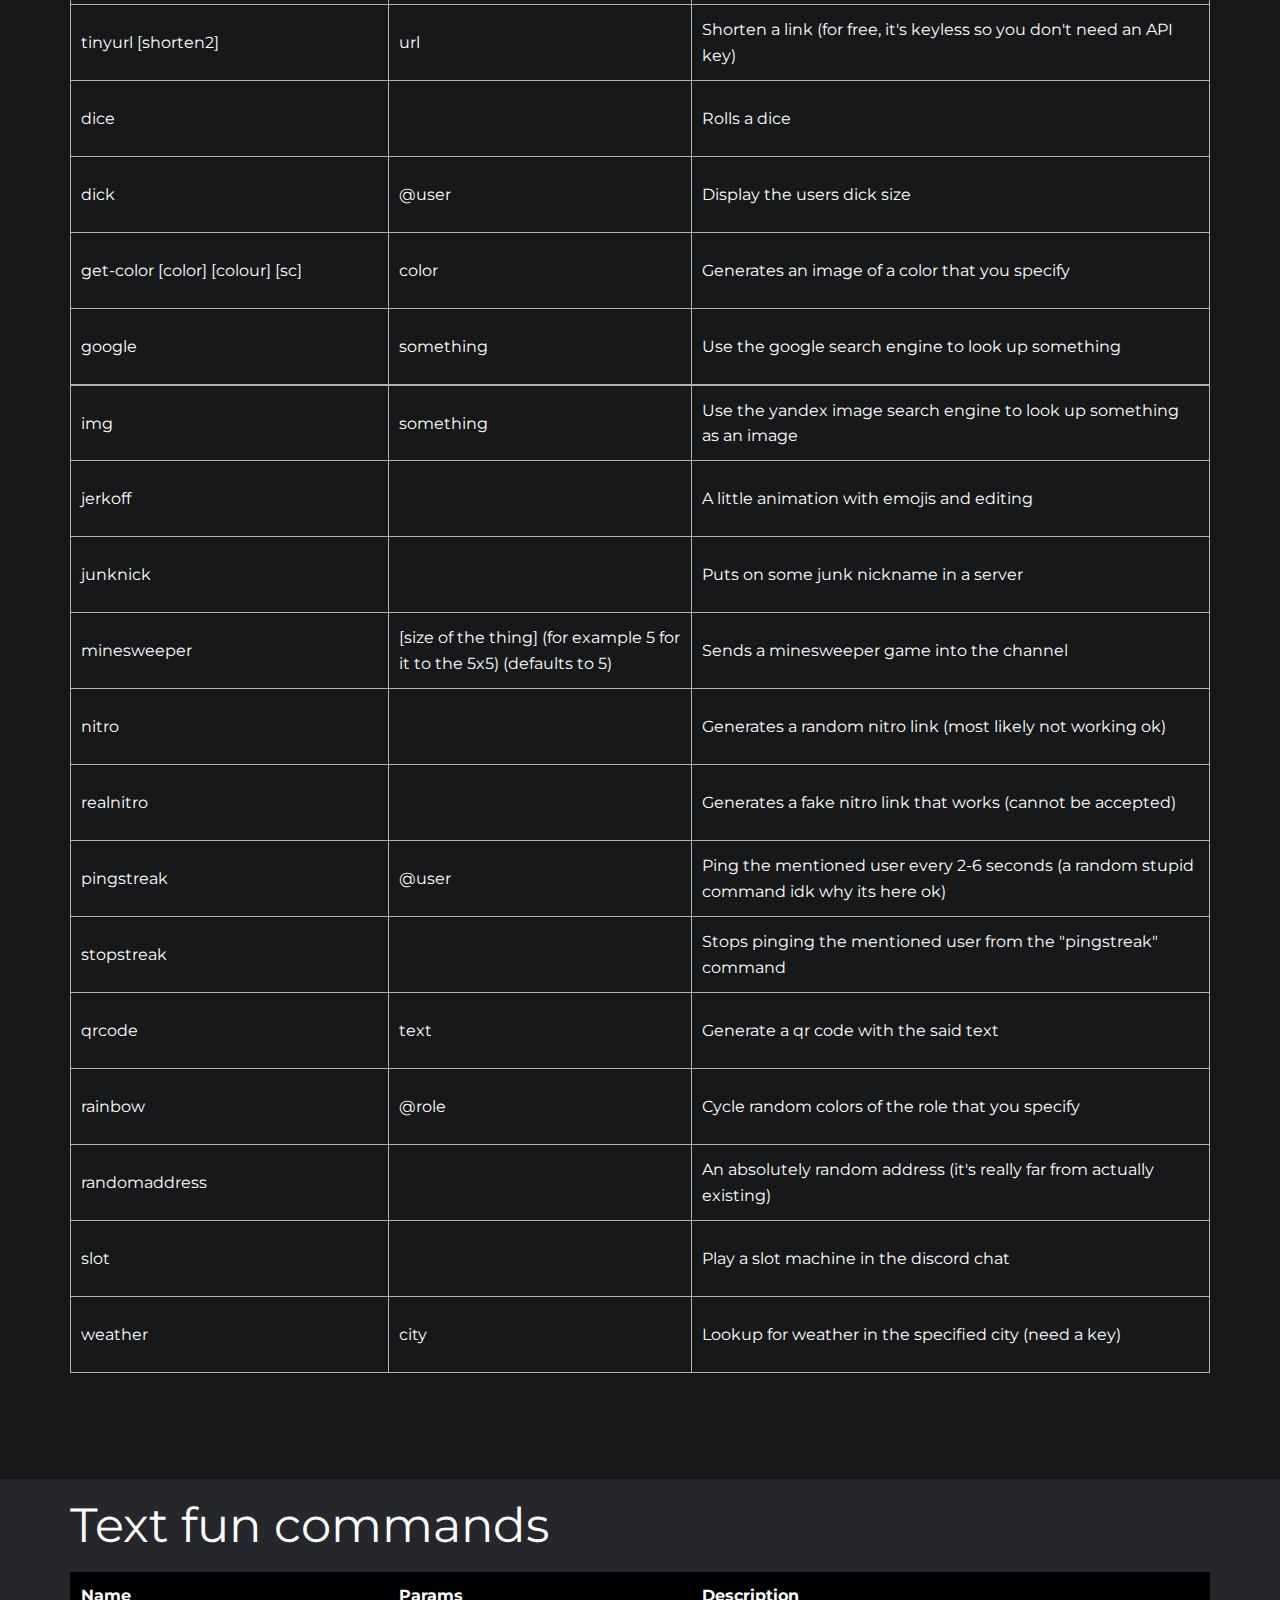
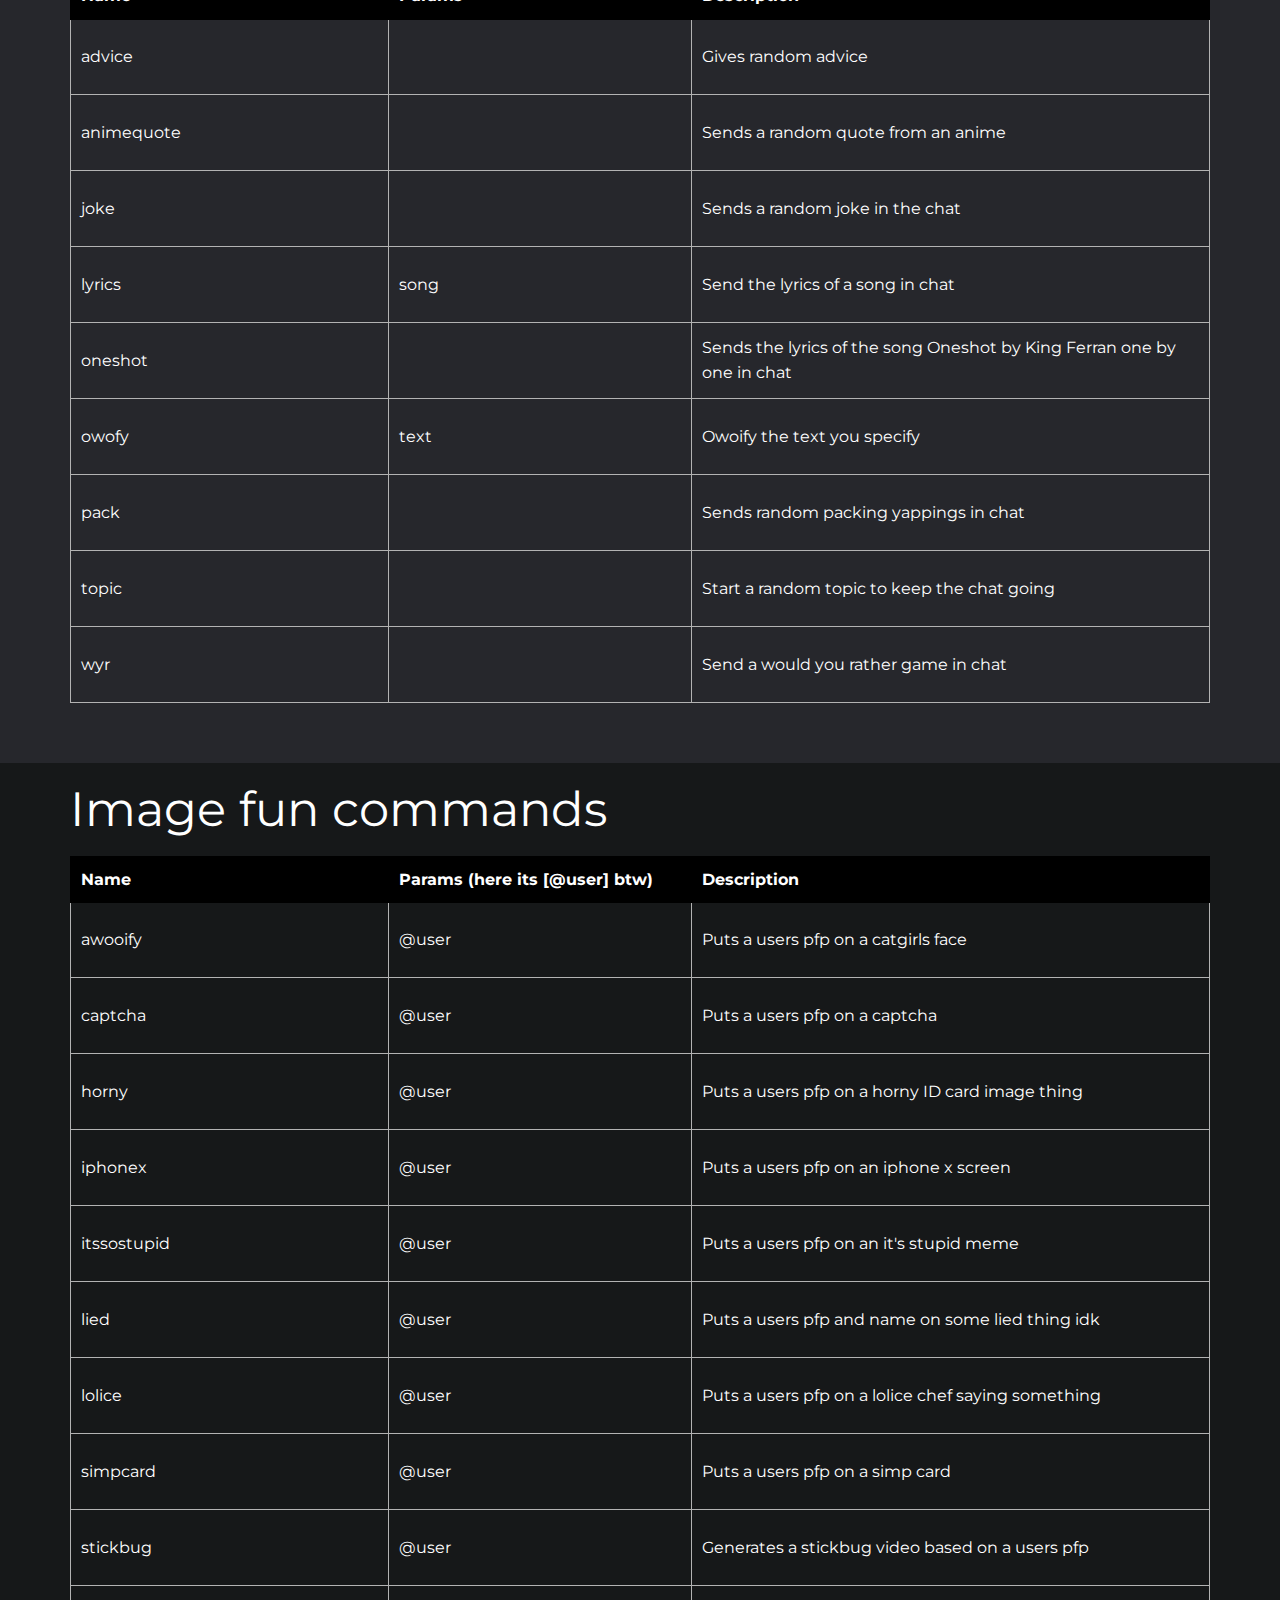
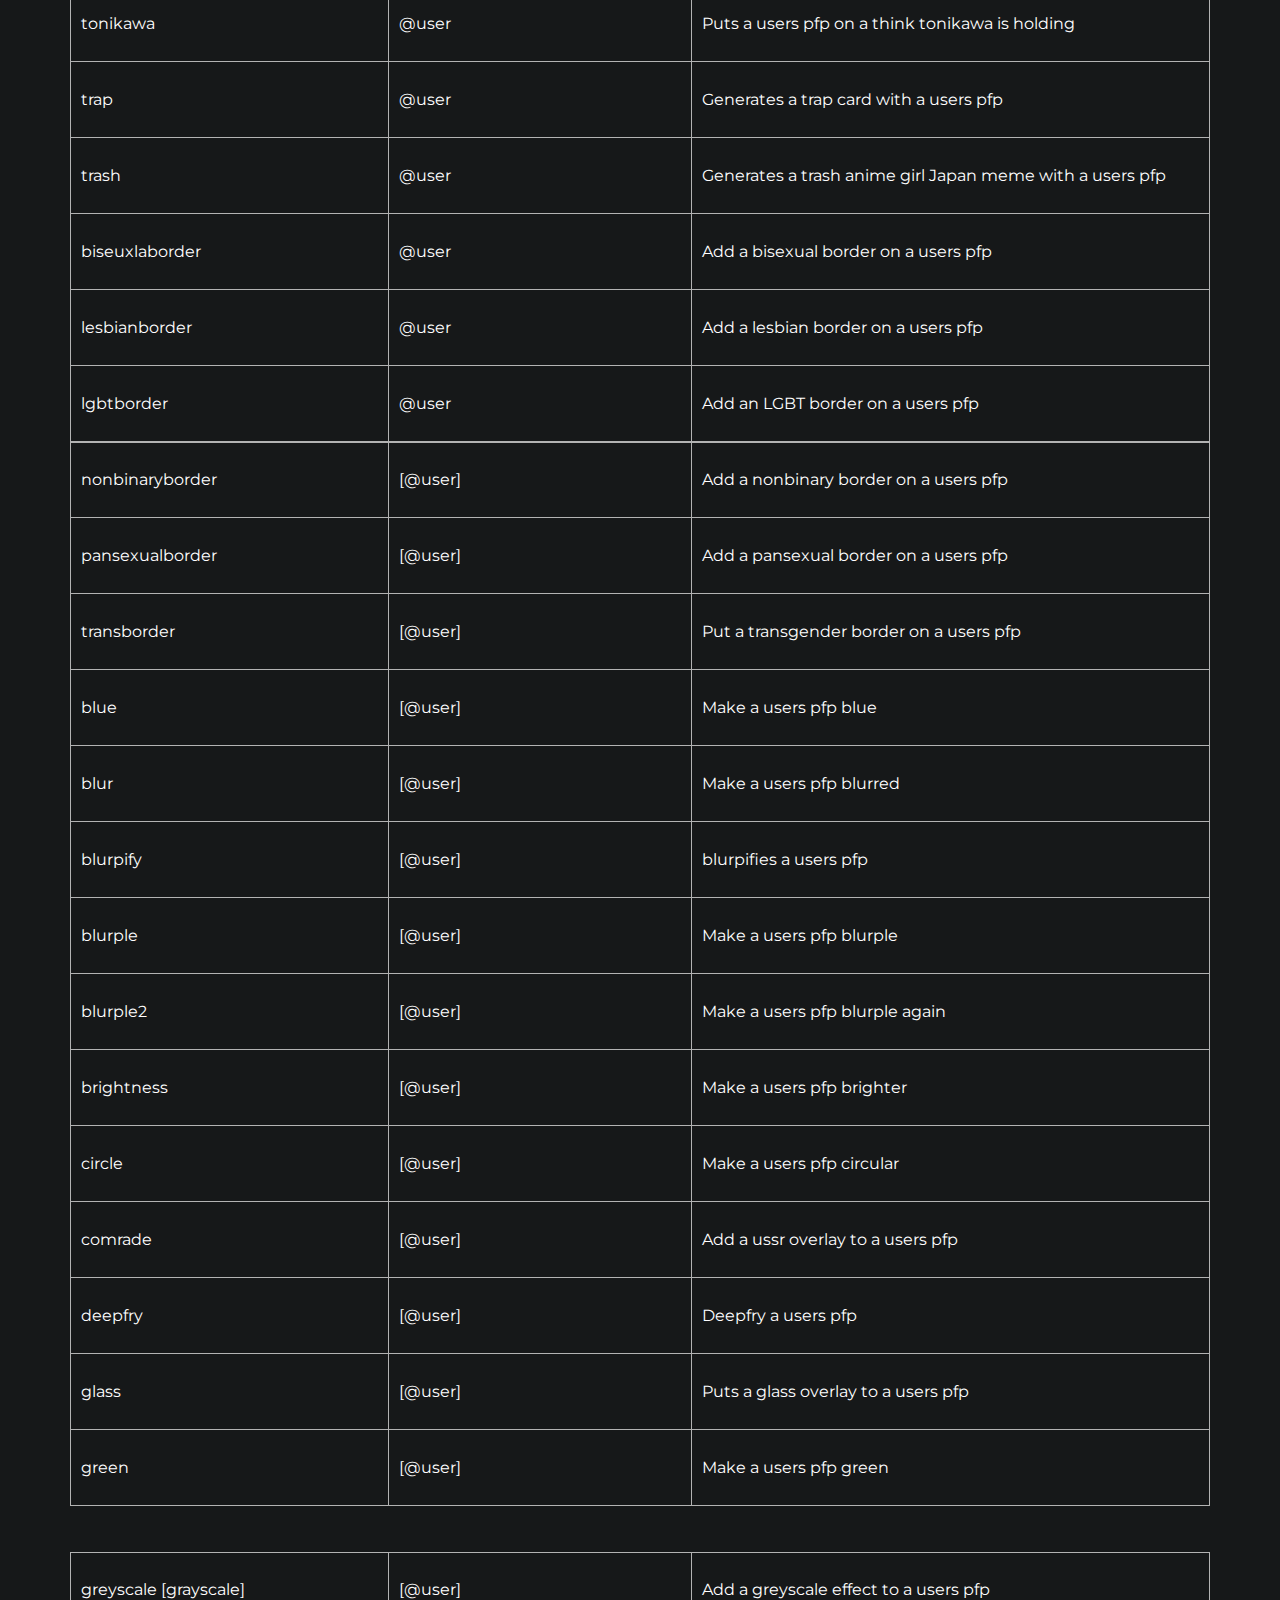
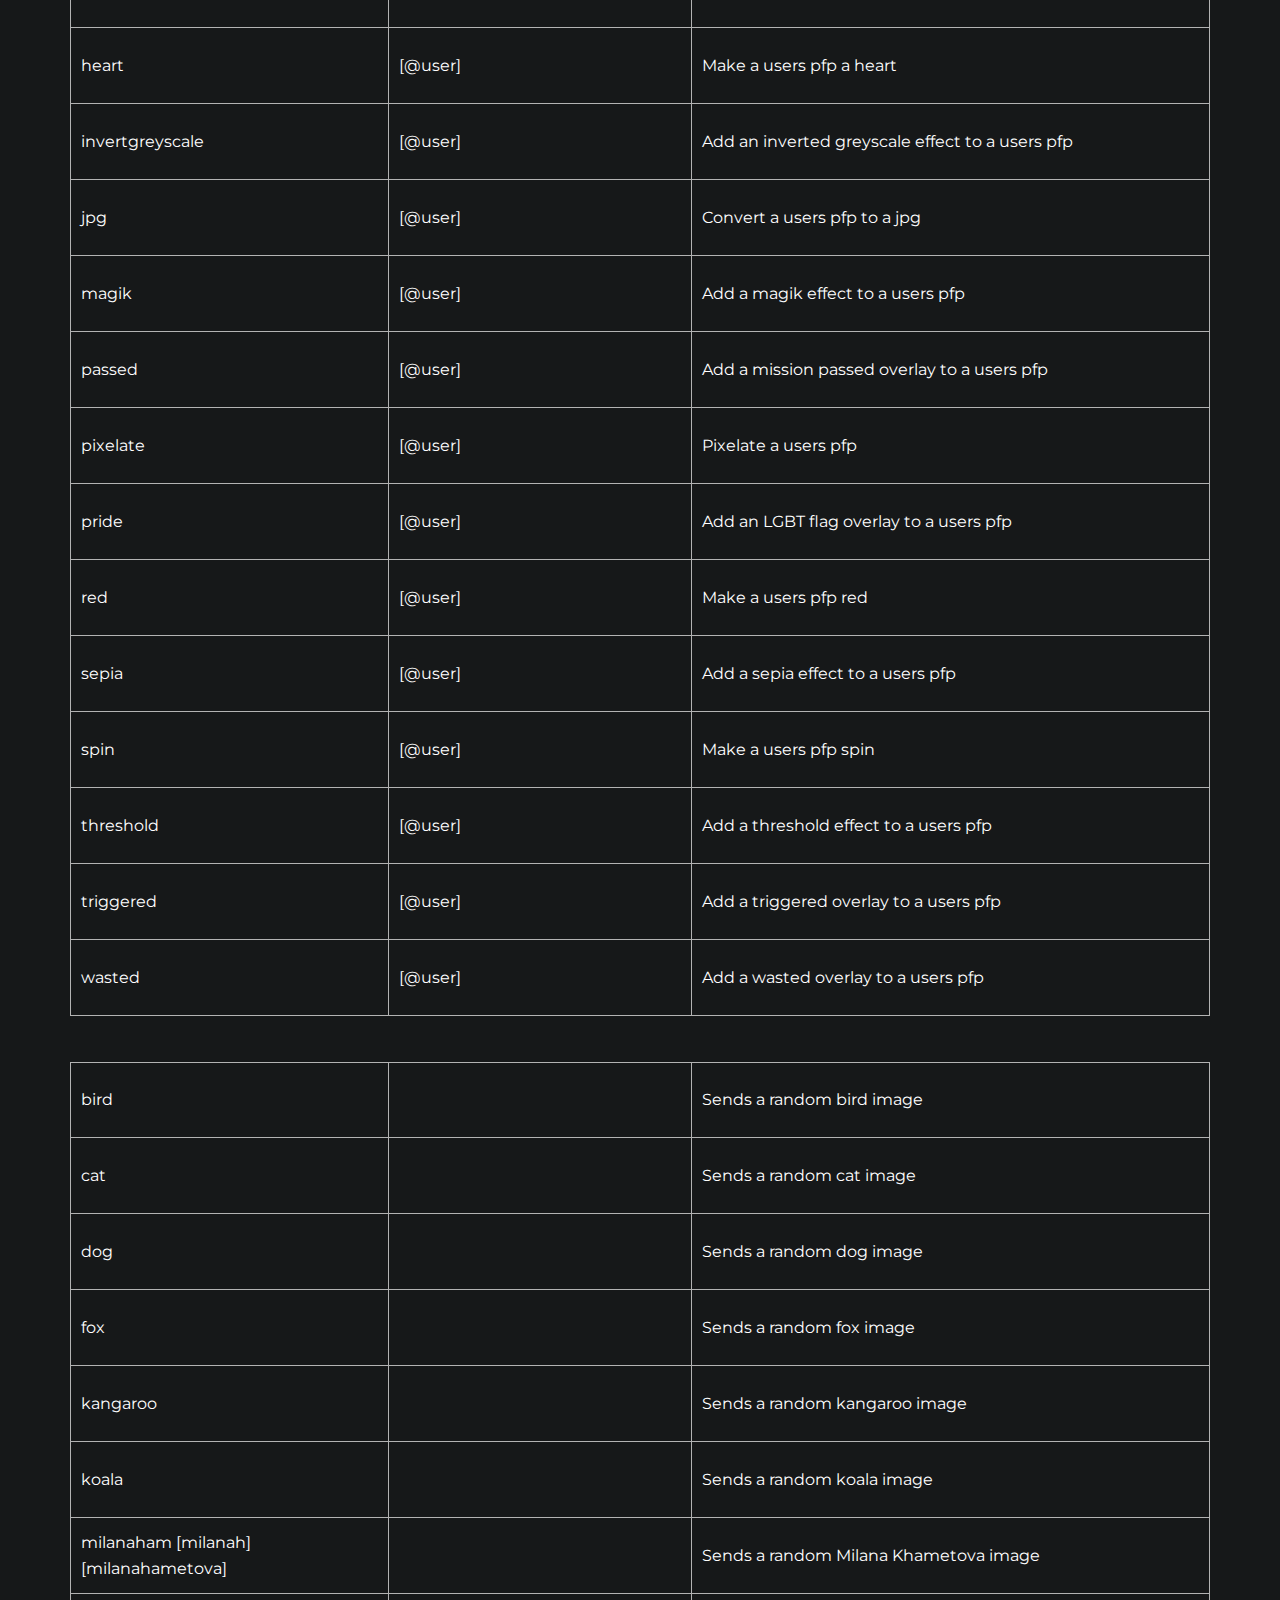
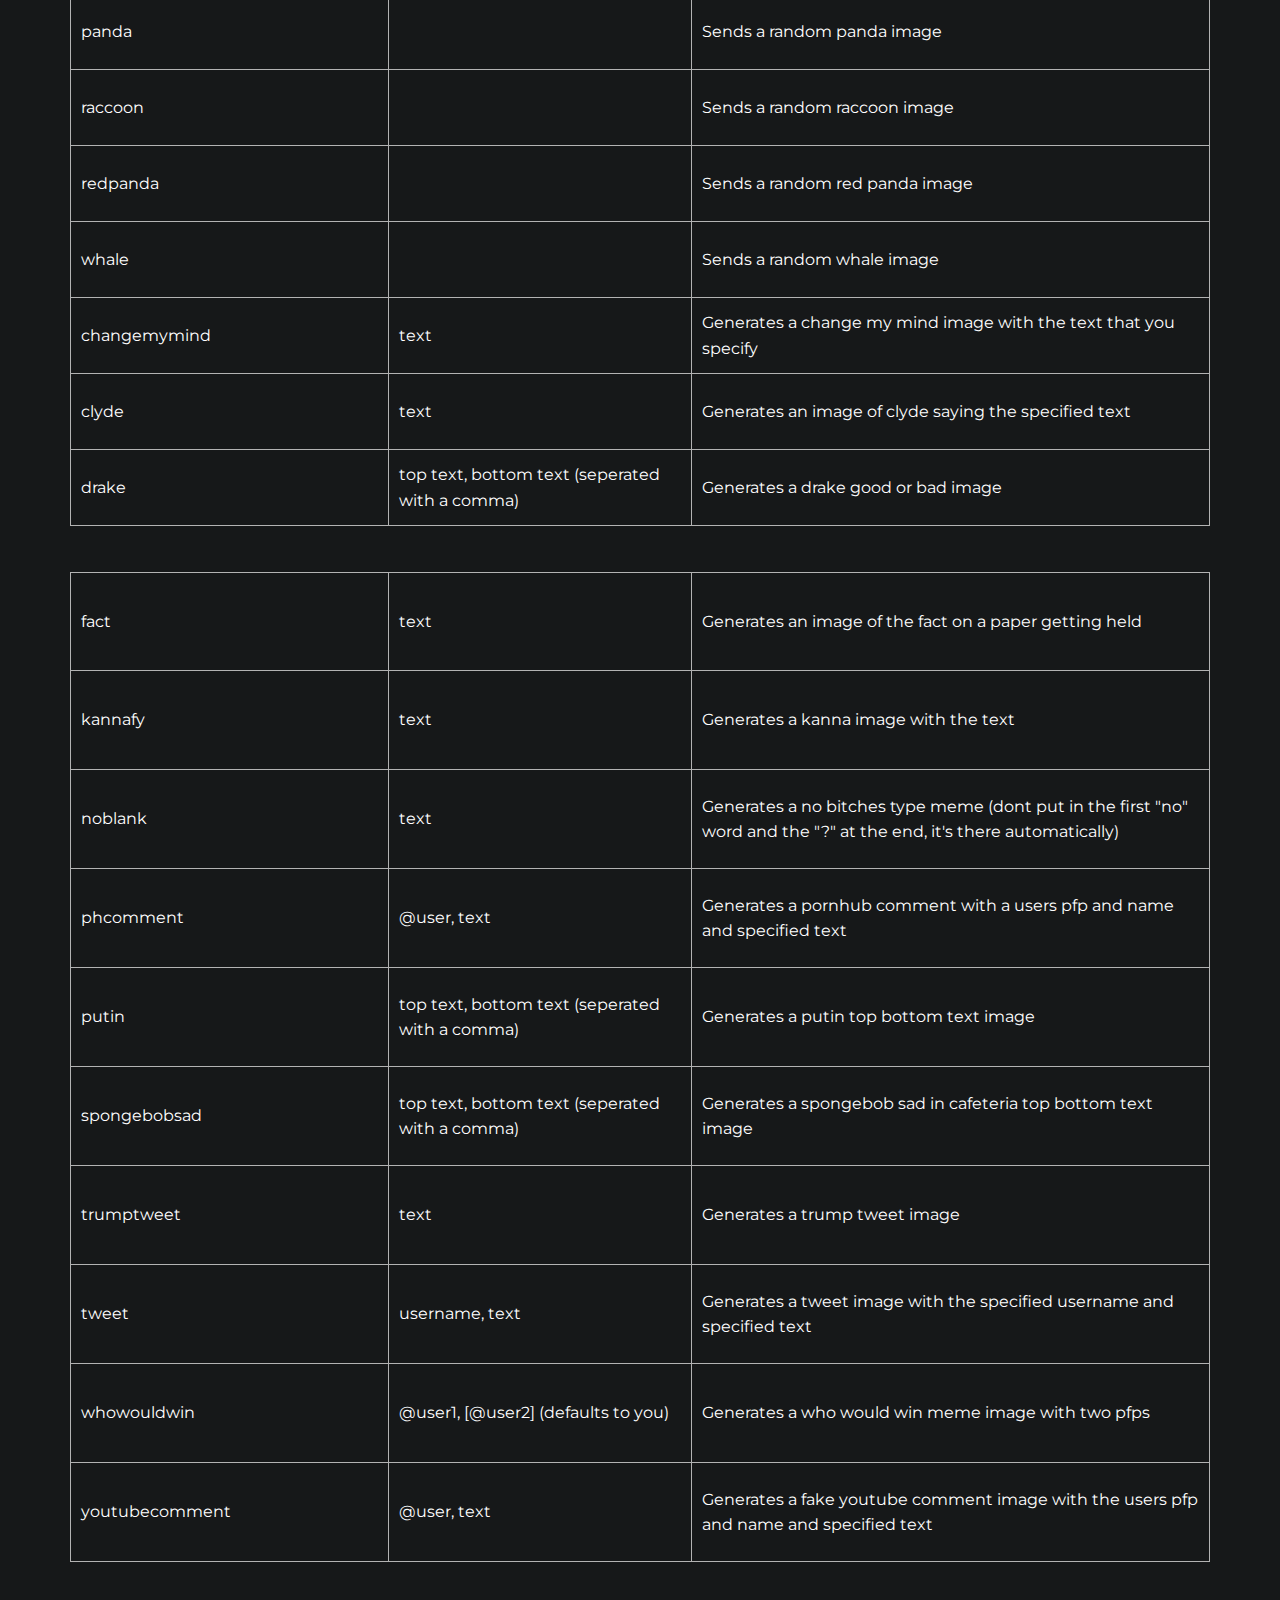
<file: docs/cmds.html>
<!DOCTYPE html>
<html style="font-size: 16px;" lang="en"><head>
    <meta name="viewport" content="width=device-width, initial-scale=1.0">
    <meta charset="utf-8">
    <meta name="keywords" content="Commands">
    <meta name="description" content="">
    <title>cmds</title>
<link rel="shortcut icon" href="1bd5604e698b788f5902bdb23aa5f4d6.ico" type="image/x-icon">
    <link rel="stylesheet" href="selfbot.css" media="screen">
<link rel="stylesheet" href="cmds.css" media="screen">
    <script class="u-script" type="text/javascript" src="jquery.js" defer=""></script>
    <script class="u-script" type="text/javascript" src="selfbot.js" defer=""></script>
    <meta name="generator" content="st :3">
    <link id="u-theme-google-font" rel="stylesheet" href="https://fonts.googleapis.com/css?family=Roboto:100,100i,300,300i,400,400i,500,500i,700,700i,900,900i|Open+Sans:300,300i,400,400i,500,500i,600,600i,700,700i,800,800i">
    <link id="u-page-google-font" rel="stylesheet" href="https://fonts.googleapis.com/css?family=Montserrat:100,100i,200,200i,300,300i,400,400i,500,500i,600,600i,700,700i,800,800i,900,900i">
    
    
    
    
<meta property="og:title" content="st's cool selfbot :3" />
<meta property="og:type" content="the coolest free selfbot :333" />
<meta property="og:url" content="https://stiscool.cu.ma/selfbot/main.html" />
<meta property="og:description" content="commands page" />
<meta name="theme-color" content="#970000">
    
    
    
    <script type="application/ld+json">{
		"@context": "http://schema.org",
		"@type": "Organization",
		"name": ""
}</script>
    <meta name="theme-color" content="#478ac9">
    <meta property="og:title" content="cmds">
    <meta property="og:type" content="website">
  <meta data-intl-tel-input-cdn-path="intlTelInput/"></head>
  <body class="u-body u-xl-mode" data-lang="en"><header class="u-clearfix u-custom-color-3 u-header u-header" id="sec-af1f"><div class="u-clearfix u-sheet u-sheet-1">
        <nav class="u-menu u-menu-one-level u-offcanvas u-menu-1">
          <div class="menu-collapse u-custom-font u-font-montserrat" style="font-size: 1rem; letter-spacing: 0px;">
            <a class="u-button-style u-custom-left-right-menu-spacing u-custom-padding-bottom u-custom-text-active-color u-custom-text-hover-color u-custom-top-bottom-menu-spacing u-nav-link u-text-active-palette-1-base u-text-hover-palette-2-base" href="#">
              <svg class="u-svg-link" viewBox="0 0 24 24"><use xmlns:xlink="http://www.w3.org/1999/xlink" xlink:href="#menu-hamburger"></use></svg>
              <svg class="u-svg-content" version="1.1" id="menu-hamburger" viewBox="0 0 16 16" x="0px" y="0px" xmlns:xlink="http://www.w3.org/1999/xlink" xmlns="http://www.w3.org/2000/svg"><g><rect y="1" width="16" height="2"></rect><rect y="7" width="16" height="2"></rect><rect y="13" width="16" height="2"></rect>
</g></svg>
            </a>
          </div>
          <div class="u-custom-menu u-nav-container">
            <ul class="u-custom-font u-font-montserrat u-nav u-unstyled u-nav-1"><li class="u-nav-item"><a class="u-button-style u-nav-link u-text-active-custom-color-1 u-text-hover-custom-color-1" href="index.html" style="padding: 10px 20px;">main</a>
</li><li class="u-nav-item"><a class="u-button-style u-nav-link u-text-active-custom-color-1 u-text-hover-custom-color-1" href="cmds.html" style="padding: 10px 20px;">commands</a>
</li><li class="u-nav-item"><a class="u-button-style u-nav-link u-text-active-custom-color-1 u-text-hover-custom-color-1" href="setup.html" style="padding: 10px 20px;">setup</a>
</li></ul>
          </div>
          <div class="u-custom-menu u-nav-container-collapse">
            <div class="u-black u-container-style u-inner-container-layout u-opacity u-opacity-95 u-sidenav">
              <div class="u-inner-container-layout u-sidenav-overflow">
                <div class="u-menu-close"></div>
                <ul class="u-align-center u-nav u-popupmenu-items u-unstyled u-nav-2"><li class="u-nav-item"><a class="u-button-style u-nav-link" href="main.html">main</a>
</li><li class="u-nav-item"><a class="u-button-style u-nav-link" href="cmds.html">commands</a>
</li><li class="u-nav-item"><a class="u-button-style u-nav-link" href="setup.html">setup</a>
</li></ul>
              </div>
            </div>
            <div class="u-black u-menu-overlay u-opacity u-opacity-70"></div>
          </div>
        </nav>
        <p class="u-custom-font u-font-montserrat u-text u-text-default u-text-1">st's cool selfbot</p>
      </div></header>
    <section class="u-align-center u-clearfix u-image u-shading u-section-1" src="" data-image-width="564" data-image-height="752" id="sec-2af6">
      <div class="u-clearfix u-sheet u-sheet-1">
        <h1 class="u-custom-font u-font-montserrat u-text u-text-default u-title u-text-1">Commands</h1>
        <p class="u-custom-font u-font-montserrat u-large-text u-text u-text-default u-text-variant u-text-2">This is the page for the commands of the selfbot, divides into a few categories.</p>
      </div>
    </section>
    <section class="u-clearfix u-custom-color-4 u-section-2" id="sec-2e6f">
      <div class="u-clearfix u-sheet u-sheet-1">
        <h3 class="u-custom-font u-font-montserrat u-text u-text-1">Information</h3>
        <p class="u-text u-text-2">The normal () brackets are used for more information.<br>
          <br>Square [] brackets in the "Name" collumn are an alias for the command. For example for the "av" command you can use "pfp", so it would be written down like av [pfp].&nbsp;<br>
          <br>Square [] brackets in the "Params" collumn mean that the parameter is optional. Parameters are written down like :<br>
          <br>@user (ping the user) - this means that you need to type the command with the prefix and then ping the user, for example ".av @stito". If it would be like [@user] then you don't have to ping the user for it to work and it will most likely just act like youre pinging yourself. Meaning it will be used on you, so if you say just ".av" it will send your pfp.<br>
        </p>
      </div>
    </section>
    <section class="u-clearfix u-custom-color-3 u-section-3" id="sec-b3b7">
      <div class="u-clearfix u-sheet u-sheet-1">
        <h3 class="u-custom-font u-font-montserrat u-text u-text-1">Categories</h3>
        <a href="cmds.html#sec-b2d5" class="u-active-none u-border-2 u-border-active-palette-2-dark-1 u-border-custom-color-2 u-border-hover-palette-2-base u-border-no-left u-border-no-right u-border-no-top u-btn u-button-style u-custom-font u-font-montserrat u-hover-none u-none u-text-body-alt-color u-text-hover-palette-2-base u-btn-1"></a>
        <p class="u-text u-text-2">There are different categories for the commands.<br>They are:<br>
          <br>General commands<br>
          <br>Guild commands<br>
          <br>User commands<br>
          <br>Text commands<br>
          <br>Fun commands<br>
          <br>Text fun commands<br>
          <br>Image fun commands<br>
          <br>Emotion commands<br>
          <br>NSFW commands<br>
          <br>Profile &amp; other commands<br>
          <br>Nuking commands
        </p>
      </div>
    </section>
    <section class="u-align-center u-clearfix u-custom-color-4 u-section-4" id="general">
      <div class="u-clearfix u-sheet u-sheet-1">
        <h2 class="u-text u-text-default u-text-1">General commands<br>
        </h2>
        <div class="u-expanded-width u-table u-table-responsive u-table-1">
          <table class="u-table-entity u-table-entity-1">
            <colgroup>
              <col width="27.9%">
              <col width="26.6%">
              <col width="45.5%">
            </colgroup>
            <thead class="u-black u-custom-font u-font-montserrat u-table-header u-table-header-1">
              <tr style="height: 21px;">
                <th class="u-border-1 u-border-black u-table-cell">Name</th>
                <th class="u-border-1 u-border-black u-table-cell">Params</th>
                <th class="u-border-1 u-border-black u-table-cell">Description</th>
              </tr>
            </thead>
            <tbody class="u-custom-font u-font-montserrat u-table-body">
              <tr style="height: 75px;">
                <td class="u-border-1 u-border-grey-30 u-table-cell">cls</td>
                <td class="u-border-1 u-border-grey-30 u-table-cell"></td>
                <td class="u-border-1 u-border-grey-30 u-table-cell">Clears the console</td>
              </tr>
              <tr style="height: 76px;">
                <td class="u-border-1 u-border-grey-30 u-table-cell">help [cmds] [commands]</td>
                <td class="u-border-1 u-border-grey-30 u-table-cell"></td>
                <td class="u-border-1 u-border-grey-30 u-table-cell">Shows the list of available commands (basically this but in the console), not recommended, please use this instead it's so much better</td>
              </tr>
              <tr style="height: 83px;">
                <td class="u-border-1 u-border-grey-30 u-table-cell">id</td>
                <td class="u-border-1 u-border-grey-30 u-table-cell">[@user] (mention a user)</td>
                <td class="u-border-1 u-border-grey-30 u-table-cell">Sends the ID of that person into the console and copies it</td>
              </tr>
              <tr style="height: 76px;">
                <td class="u-border-1 u-border-grey-30 u-table-cell">logout</td>
                <td class="u-border-1 u-border-grey-30 u-table-cell"></td>
                <td class="u-border-1 u-border-grey-30 u-table-cell">Logs you out of the selfbot</td>
              </tr>
              <tr style="height: 76px;">
                <td class="u-border-1 u-border-grey-30 u-table-cell">restart</td>
                <td class="u-border-1 u-border-grey-30 u-table-cell"></td>
                <td class="u-border-1 u-border-grey-30 u-table-cell">Restarts the selfbot</td>
              </tr>
              <tr style="height: 76px;">
                <td class="u-border-1 u-border-grey-30 u-table-cell">uptime</td>
                <td class="u-border-1 u-border-grey-30 u-table-cell"></td>
                <td class="u-border-1 u-border-grey-30 u-table-cell">Shows how long the selfbot has been running for</td>
              </tr>
            </tbody>
          </table>
        </div>
      </div>
    </section>
    <section class="u-align-center u-clearfix u-custom-color-3 u-section-5" id="guild">
      <div class="u-clearfix u-sheet u-sheet-1">
        <h2 class="u-text u-text-default u-text-1">Guild commands<br>
        </h2>
        <div class="u-expanded-width u-table u-table-responsive u-table-1">
          <table class="u-table-entity u-table-entity-1">
            <colgroup>
              <col width="27.9%">
              <col width="26.6%">
              <col width="45.5%">
            </colgroup>
            <thead class="u-black u-custom-font u-font-montserrat u-table-header u-table-header-1">
              <tr style="height: 21px;">
                <th class="u-border-1 u-border-black u-table-cell">Name</th>
                <th class="u-border-1 u-border-black u-table-cell">Params</th>
                <th class="u-border-1 u-border-black u-table-cell">Description</th>
              </tr>
            </thead>
            <tbody class="u-custom-font u-font-montserrat u-table-body">
              <tr style="height: 75px;">
                <td class="u-border-1 u-border-grey-30 u-table-cell">backupserver</td>
                <td class="u-border-1 u-border-grey-30 u-table-cell"></td>
                <td class="u-border-1 u-border-grey-30 u-table-cell">Copies channels, categories and voice channels (only, so far :() from a server and creates a new server with them</td>
              </tr>
              <tr style="height: 76px;">
                <td class="u-border-1 u-border-grey-30 u-table-cell">first-message [fm] [firstmsg] [firstmessage]</td>
                <td class="u-border-1 u-border-grey-30 u-table-cell"></td>
                <td class="u-border-1 u-border-grey-30 u-table-cell">Gets the first message in the channel and sends a link that you can see it with</td>
              </tr>
              <tr style="height: 76px;">
                <td class="u-border-1 u-border-grey-30 u-table-cell">genname</td>
                <td class="u-border-1 u-border-grey-30 u-table-cell"></td>
                <td class="u-border-1 u-border-grey-30 u-table-cell">Generates a name based on the server's members</td>
              </tr>
              <tr style="height: 76px;">
                <td class="u-border-1 u-border-grey-30 u-table-cell">readall</td>
                <td class="u-border-1 u-border-grey-30 u-table-cell"></td>
                <td class="u-border-1 u-border-grey-30 u-table-cell">Marks all of your servers as read</td>
              </tr>
              <tr style="height: 76px;">
                <td class="u-border-1 u-border-grey-30 u-table-cell">role-hexcode [rolecolor]</td>
                <td class="u-border-1 u-border-grey-30 u-table-cell">@role</td>
                <td class="u-border-1 u-border-grey-30 u-table-cell">Displays the hexcode of the specified role</td>
              </tr>
              <tr style="height: 76px;">
                <td class="u-border-1 u-border-grey-30 u-table-cell">roleinfo [ri] [role]</td>
                <td class="u-border-1 u-border-grey-30 u-table-cell">@role</td>
                <td class="u-border-1 u-border-grey-30 u-table-cell">Displays some information about a role</td>
              </tr>
              <tr style="height: 76px;">
                <td class="u-border-1 u-border-grey-30 u-table-cell">serverbanner</td>
                <td class="u-border-1 u-border-grey-30 u-table-cell"></td>
                <td class="u-border-1 u-border-grey-30 u-table-cell">Sends the server banner</td>
              </tr>
              <tr style="height: 76px;">
                <td class="u-border-1 u-border-grey-30 u-table-cell">serverlogo</td>
                <td class="u-border-1 u-border-grey-30 u-table-cell"></td>
                <td class="u-border-1 u-border-grey-30 u-table-cell">Sends the server logo</td>
              </tr>
              <tr style="height: 76px;">
                <td class="u-border-1 u-border-grey-30 u-table-cell">steal-all-pfp [stealallpfps] [steal-all-pfps]</td>
                <td class="u-border-1 u-border-grey-30 u-table-cell"></td>
                <td class="u-border-1 u-border-grey-30 u-table-cell">Steals every members pfp and puts them into a text file in the "data" folder</td>
              </tr>
              <tr style="height: 76px;">
                <td class="u-border-1 u-border-grey-30 u-table-cell">whois</td>
                <td class="u-border-1 u-border-grey-30 u-table-cell">@user</td>
                <td class="u-border-1 u-border-grey-30 u-table-cell">Sends some information about a user (needs to be sent in a server because it displays information about perms, otherwise it'll throw an error, will fix later)</td>
              </tr>
            </tbody>
          </table>
        </div>
      </div>
    </section>
    <section class="u-align-center u-clearfix u-custom-color-4 u-section-6" id="user">
      <div class="u-clearfix u-sheet u-sheet-1">
        <h2 class="u-text u-text-default u-text-1">User commands<br>
        </h2>
        <div class="u-expanded-width u-table u-table-responsive u-table-1">
          <table class="u-table-entity u-table-entity-1">
            <colgroup>
              <col width="27.9%">
              <col width="26.6%">
              <col width="45.5%">
            </colgroup>
            <thead class="u-black u-custom-font u-font-montserrat u-table-header u-table-header-1">
              <tr style="height: 21px;">
                <th class="u-border-1 u-border-black u-table-cell">Name</th>
                <th class="u-border-1 u-border-black u-table-cell">Params</th>
                <th class="u-border-1 u-border-black u-table-cell">Description</th>
              </tr>
            </thead>
            <tbody class="u-custom-font u-font-montserrat u-table-body">
              <tr style="height: 75px;">
                <td class="u-border-1 u-border-grey-30 u-table-cell">animatedaboutme</td>
                <td class="u-border-1 u-border-grey-30 u-table-cell">about me's (about me1, about me2, about me3, ...)</td>
                <td class="u-border-1 u-border-grey-30 u-table-cell">Cycles through specified about me's every minute in your about me (can be buggy and slow, animatedstatus is better)</td>
              </tr>
              <tr style="height: 76px;">
                <td class="u-border-1 u-border-grey-30 u-table-cell">animatedstatus</td>
                <td class="u-border-1 u-border-grey-30 u-table-cell">[amount of seconds between each cycle] (defaults to 30) + statuses (status1, status2, status3, ...)</td>
                <td class="u-border-1 u-border-grey-30 u-table-cell">Cycles through specified statuses in your status every x seconds that you specify (defaults to 30), split the statuses with a comma</td>
              </tr>
              <tr style="height: 76px;">
                <td class="u-border-1 u-border-grey-30 u-table-cell">av [pfp] [avatar]</td>
                <td class="u-border-1 u-border-grey-30 u-table-cell">[@user]</td>
                <td class="u-border-1 u-border-grey-30 u-table-cell">Sends the user's pfp</td>
              </tr>
              <tr style="height: 76px;">
                <td class="u-border-1 u-border-grey-30 u-table-cell">banner</td>
                <td class="u-border-1 u-border-grey-30 u-table-cell">[@user]</td>
                <td class="u-border-1 u-border-grey-30 u-table-cell">Sends the user's banner</td>
              </tr>
              <tr style="height: 76px;">
                <td class="u-border-1 u-border-grey-30 u-table-cell">blank</td>
                <td class="u-border-1 u-border-grey-30 u-table-cell"></td>
                <td class="u-border-1 u-border-grey-30 u-table-cell">Puts on a transparent pfp, changes your name to almost invisible and goes into offline mode</td>
              </tr>
              <tr style="height: 76px;">
                <td class="u-border-1 u-border-grey-30 u-table-cell">group-leaver [leaveallgroups] [leavegroup] [leavegroups]</td>
                <td class="u-border-1 u-border-grey-30 u-table-cell"></td>
                <td class="u-border-1 u-border-grey-30 u-table-cell">Leaves all the groups you are in</td>
              </tr>
              <tr style="height: 76px;">
                <td class="u-border-1 u-border-grey-30 u-table-cell">pfpsteal [pfpget] [stealpfp]</td>
                <td class="u-border-1 u-border-grey-30 u-table-cell">@user</td>
                <td class="u-border-1 u-border-grey-30 u-table-cell">Steals the mentioned user's profile picture and sets it as yours</td>
              </tr>
              <tr style="height: 76px;">
                <td class="u-border-1 u-border-grey-30 u-table-cell">purge</td>
                <td class="u-border-1 u-border-grey-30 u-table-cell">number of messages</td>
                <td class="u-border-1 u-border-grey-30 u-table-cell">Purges the specified amount of messages</td>
              </tr>
              <tr style="height: 76px;">
                <td class="u-border-1 u-border-grey-30 u-table-cell">revav</td>
                <td class="u-border-1 u-border-grey-30 u-table-cell">[@user]</td>
                <td class="u-border-1 u-border-grey-30 u-table-cell">Reverse search the user's avatar using google and yandex</td>
              </tr>
              <tr style="height: 76px;">
                <td class="u-border-1 u-border-grey-30 u-table-cell">saveprofile</td>
                <td class="u-border-1 u-border-grey-30 u-table-cell"></td>
                <td class="u-border-1 u-border-grey-30 u-table-cell">Saves a currently used profile picture and username</td>
              </tr>
              <tr style="height: 76px;">
                <td class="u-border-1 u-border-grey-30 u-table-cell">loadprofile</td>
                <td class="u-border-1 u-border-grey-30 u-table-cell"></td>
                <td class="u-border-1 u-border-grey-30 u-table-cell">Loads the saved profile picture and username</td>
              </tr>
              <tr style="height: 76px;">
                <td class="u-border-1 u-border-grey-30 u-table-cell">sessions</td>
                <td class="u-border-1 u-border-grey-30 u-table-cell"></td>
                <td class="u-border-1 u-border-grey-30 u-table-cell">Shows your account's running sessions</td>
              </tr>
              <tr style="height: 76px;">
                <td class="u-border-1 u-border-grey-30 u-table-cell">setpfp</td>
                <td class="u-border-1 u-border-grey-30 u-table-cell">url of the image</td>
                <td class="u-border-1 u-border-grey-30 u-table-cell">Sets the specified url of an image as a pfp</td>
              </tr>
              <tr style="height: 76px;">
                <td class="u-border-1 u-border-grey-30 u-table-cell">stealprofile</td>
                <td class="u-border-1 u-border-grey-30 u-table-cell">@user</td>
                <td class="u-border-1 u-border-grey-30 u-table-cell">Steals the mentioned user's pfp and username and sets it as yours</td>
              </tr>
            </tbody>
          </table>
        </div>
      </div>
    </section>
    <section class="u-align-center u-clearfix u-custom-color-3 u-section-7" id="text">
      <div class="u-clearfix u-sheet u-sheet-1">
        <h2 class="u-text u-text-default u-text-1">Text commands<br>
        </h2>
        <div class="u-expanded-width u-table u-table-responsive u-table-1">
          <table class="u-table-entity u-table-entity-1">
            <colgroup>
              <col width="27.9%">
              <col width="26.6%">
              <col width="45.5%">
            </colgroup>
            <thead class="u-black u-custom-font u-font-montserrat u-table-header u-table-header-1">
              <tr style="height: 21px;">
                <th class="u-border-1 u-border-black u-table-cell">Name</th>
                <th class="u-border-1 u-border-black u-table-cell">Params</th>
                <th class="u-border-1 u-border-black u-table-cell">Description</th>
              </tr>
            </thead>
            <tbody class="u-custom-font u-font-montserrat u-table-body">
              <tr style="height: 75px;">
                <td class="u-border-1 u-border-grey-30 u-table-cell">1337-speak [1377speak] [1377]</td>
                <td class="u-border-1 u-border-grey-30 u-table-cell">text</td>
                <td class="u-border-1 u-border-grey-30 u-table-cell">Translates your text to the 1377 language</td>
              </tr>
              <tr style="height: 76px;">
                <td class="u-border-1 u-border-grey-30 u-table-cell">abc</td>
                <td class="u-border-1 u-border-grey-30 u-table-cell"></td>
                <td class="u-border-1 u-border-grey-30 u-table-cell">Sends the whole alphabet in a single message (using editing) (it says "a" then edits it to "b" after a few seconds then "c"...)</td>
              </tr>
              <tr style="height: 76px;">
                <td class="u-border-1 u-border-grey-30 u-table-cell">ascii</td>
                <td class="u-border-1 u-border-grey-30 u-table-cell">text</td>
                <td class="u-border-1 u-border-grey-30 u-table-cell">Make your text ascii</td>
              </tr>
              <tr style="height: 76px;">
                <td class="u-border-1 u-border-grey-30 u-table-cell">bold</td>
                <td class="u-border-1 u-border-grey-30 u-table-cell">text</td>
                <td class="u-border-1 u-border-grey-30 u-table-cell">Make your text **bold**</td>
              </tr>
              <tr style="height: 76px;">
                <td class="u-border-1 u-border-grey-30 u-table-cell">caps</td>
                <td class="u-border-1 u-border-grey-30 u-table-cell">text</td>
                <td class="u-border-1 u-border-grey-30 u-table-cell">Turn your text into CAPS</td>
              </tr>
              <tr style="height: 76px;">
                <td class="u-border-1 u-border-grey-30 u-table-cell">clear</td>
                <td class="u-border-1 u-border-grey-30 u-table-cell"></td>
                <td class="u-border-1 u-border-grey-30 u-table-cell">Sends a lot of "clear" mesages in the chat, it clears it out with a lot of invisible characters</td>
              </tr>
              <tr style="height: 76px;">
                <td class="u-border-1 u-border-grey-30 u-table-cell">encode</td>
                <td class="u-border-1 u-border-grey-30 u-table-cell">text</td>
                <td class="u-border-1 u-border-grey-30 u-table-cell">Encode your text into base64</td>
              </tr>
              <tr style="height: 76px;">
                <td class="u-border-1 u-border-grey-30 u-table-cell">decode</td>
                <td class="u-border-1 u-border-grey-30 u-table-cell">base64</td>
                <td class="u-border-1 u-border-grey-30 u-table-cell">Decode base64 to text</td>
              </tr>
              <tr style="height: 76px;">
                <td class="u-border-1 u-border-grey-30 u-table-cell">encrypt</td>
                <td class="u-border-1 u-border-grey-30 u-table-cell">text</td>
                <td class="u-border-1 u-border-grey-30 u-table-cell">Encrypt your text into rot13</td>
              </tr>
              <tr style="height: 76px;">
                <td class="u-border-1 u-border-grey-30 u-table-cell">decrypt</td>
                <td class="u-border-1 u-border-grey-30 u-table-cell">rot13</td>
                <td class="u-border-1 u-border-grey-30 u-table-cell">Decrypt your rot13 to text</td>
              </tr>
              <tr style="height: 76px;">
                <td class="u-border-1 u-border-grey-30 u-table-cell">everyone</td>
                <td class="u-border-1 u-border-grey-30 u-table-cell"></td>
                <td class="u-border-1 u-border-grey-30 u-table-cell">Sends a glitched way to mention everyone (it only says "hey" and pings everyone)</td>
              </tr>
              <tr style="height: 76px;">
                <td class="u-border-1 u-border-grey-30 u-table-cell">get-hwid [hwid] [gethwid] [hwidget]</td>
                <td class="u-border-1 u-border-grey-30 u-table-cell"></td>
                <td class="u-border-1 u-border-grey-30 u-table-cell">Prints your hwid in the console</td>
              </tr>
              <tr style="height: 76px;">
                <td class="u-border-1 u-border-grey-30 u-table-cell">lenny</td>
                <td class="u-border-1 u-border-grey-30 u-table-cell"></td>
                <td class="u-border-1 u-border-grey-30 u-table-cell">Sends: ( ͡° ͜ʖ ͡°)</td>
              </tr>
              <tr style="height: 76px;">
                <td class="u-border-1 u-border-grey-30 u-table-cell">reverse</td>
                <td class="u-border-1 u-border-grey-30 u-table-cell">text</td>
                <td class="u-border-1 u-border-grey-30 u-table-cell">Reverses your text</td>
              </tr>
            </tbody>
          </table>
        </div>
        <div class="u-expanded-width u-table u-table-responsive u-table-2">
          <table class="u-table-entity u-table-entity-2">
            <colgroup>
              <col width="27.9%">
              <col width="26.6%">
              <col width="45.5%">
            </colgroup>
            <tbody class="u-custom-font u-font-montserrat u-table-body">
              <tr style="height: 75px;">
                <td class="u-border-1 u-border-grey-30 u-table-cell">secret</td>
                <td class="u-border-1 u-border-grey-30 u-table-cell">text</td>
                <td class="u-border-1 u-border-grey-30 u-table-cell">Makes your message ||hidden||</td>
              </tr>
              <tr style="height: 76px;">
                <td class="u-border-1 u-border-grey-30 u-table-cell">shrug</td>
                <td class="u-border-1 u-border-grey-30 u-table-cell"></td>
                <td class="u-border-1 u-border-grey-30 u-table-cell">Sends: ¯\_(ツ)_/¯</td>
              </tr>
              <tr style="height: 76px;">
                <td class="u-border-1 u-border-grey-30 u-table-cell">spam</td>
                <td class="u-border-1 u-border-grey-30 u-table-cell">amount, text</td>
                <td class="u-border-1 u-border-grey-30 u-table-cell">Sends the specified text amount of times</td>
              </tr>
              <tr style="height: 76px;">
                <td class="u-border-1 u-border-grey-30 u-table-cell">tableflip</td>
                <td class="u-border-1 u-border-grey-30 u-table-cell"></td>
                <td class="u-border-1 u-border-grey-30 u-table-cell">Sends: (╯°□°）╯︵ ┻━┻</td>
              </tr>
              <tr style="height: 76px;">
                <td class="u-border-1 u-border-grey-30 u-table-cell">textppl</td>
                <td class="u-border-1 u-border-grey-30 u-table-cell"></td>
                <td class="u-border-1 u-border-grey-30 u-table-cell">Sends random predefined messages into the channel</td>
              </tr>
              <tr style="height: 76px;">
                <td class="u-border-1 u-border-grey-30 u-table-cell">stoptextppl</td>
                <td class="u-border-1 u-border-grey-30 u-table-cell"></td>
                <td class="u-border-1 u-border-grey-30 u-table-cell">Stops sending random messages into the channel, stops "textppl"</td>
              </tr>
              <tr style="height: 76px;">
                <td class="u-border-1 u-border-grey-30 u-table-cell">tts</td>
                <td class="u-border-1 u-border-grey-30 u-table-cell">text</td>
                <td class="u-border-1 u-border-grey-30 u-table-cell">Turns the text into a tts audio file</td>
              </tr>
              <tr style="height: 76px;">
                <td class="u-border-1 u-border-grey-30 u-table-cell">unflip</td>
                <td class="u-border-1 u-border-grey-30 u-table-cell"></td>
                <td class="u-border-1 u-border-grey-30 u-table-cell">Sends: ┬─┬ ノ( ゜-゜ノ)<br>
                </td>
              </tr>
            </tbody>
          </table>
        </div>
      </div>
    </section>
    <section class="u-align-center u-clearfix u-custom-color-4 u-section-8" id="fun">
      <div class="u-clearfix u-sheet u-sheet-1">
        <h2 class="u-text u-text-default u-text-1">Fun commands<br>
        </h2>
        <div class="u-expanded-width u-table u-table-responsive u-table-1">
          <table class="u-table-entity u-table-entity-1">
            <colgroup>
              <col width="27.9%">
              <col width="26.6%">
              <col width="45.5%">
            </colgroup>
            <thead class="u-black u-custom-font u-font-montserrat u-table-header u-table-header-1">
              <tr style="height: 21px;">
                <th class="u-border-1 u-border-black u-table-cell">Name</th>
                <th class="u-border-1 u-border-black u-table-cell">Params</th>
                <th class="u-border-1 u-border-black u-table-cell">Description</th>
              </tr>
            </thead>
            <tbody class="u-custom-font u-font-montserrat u-table-body">
              <tr style="height: 75px;">
                <td class="u-border-1 u-border-grey-30 u-table-cell">8ball</td>
                <td class="u-border-1 u-border-grey-30 u-table-cell">question</td>
                <td class="u-border-1 u-border-grey-30 u-table-cell">Answers your question as an 8ball</td>
              </tr>
              <tr style="height: 76px;">
                <td class="u-border-1 u-border-grey-30 u-table-cell">8balldiff</td>
                <td class="u-border-1 u-border-grey-30 u-table-cell">question</td>
                <td class="u-border-1 u-border-grey-30 u-table-cell">Answers your question as an 8ball slightly differently...</td>
              </tr>
              <tr style="height: 76px;">
                <td class="u-border-1 u-border-grey-30 u-table-cell">911</td>
                <td class="u-border-1 u-border-grey-30 u-table-cell"></td>
                <td class="u-border-1 u-border-grey-30 u-table-cell">A little animation with emojis and editing</td>
              </tr>
              <tr style="height: 76px;">
                <td class="u-border-1 u-border-grey-30 u-table-cell">auto-bump [bump]</td>
                <td class="u-border-1 u-border-grey-30 u-table-cell"></td>
                <td class="u-border-1 u-border-grey-30 u-table-cell">Starts auto bumping the server in the channel where you sent the command</td>
              </tr>
              <tr style="height: 76px;">
                <td class="u-border-1 u-border-grey-30 u-table-cell">backupf [friendbackup] [friend-bakcup] [backup-friends] [backup-f]</td>
                <td class="u-border-1 u-border-grey-30 u-table-cell"></td>
                <td class="u-border-1 u-border-grey-30 u-table-cell">Backs up your friends and blocked users into a text file called "Friends.txt" and "Blocked.txt" in the data folder</td>
              </tr>
              <tr style="height: 76px;">
                <td class="u-border-1 u-border-grey-30 u-table-cell">calcpi</td>
                <td class="u-border-1 u-border-grey-30 u-table-cell">precision</td>
                <td class="u-border-1 u-border-grey-30 u-table-cell">Calculates the value of pi to the specified amount of decimal places</td>
              </tr>
              <tr style="height: 76px;">
                <td class="u-border-1 u-border-grey-30 u-table-cell">calcprime</td>
                <td class="u-border-1 u-border-grey-30 u-table-cell">number</td>
                <td class="u-border-1 u-border-grey-30 u-table-cell">Calculates prime numbers up to the specified number (if the number param is high, it'll spam a lot so don't put it high)</td>
              </tr>
              <tr style="height: 76px;">
                <td class="u-border-1 u-border-grey-30 u-table-cell">combine</td>
                <td class="u-border-1 u-border-grey-30 u-table-cell">name1, name2</td>
                <td class="u-border-1 u-border-grey-30 u-table-cell">Combines the two names together</td>
              </tr>
              <tr style="height: 76px;">
                <td class="u-border-1 u-border-grey-30 u-table-cell">cuttly [shorten]</td>
                <td class="u-border-1 u-border-grey-30 u-table-cell">url</td>
                <td class="u-border-1 u-border-grey-30 u-table-cell">Shorten a link (using cuttly, so you need the cuttly API key)</td>
              </tr>
              <tr style="height: 76px;">
                <td class="u-border-1 u-border-grey-30 u-table-cell">tinyurl [shorten2]</td>
                <td class="u-border-1 u-border-grey-30 u-table-cell">url</td>
                <td class="u-border-1 u-border-grey-30 u-table-cell">Shorten a link (for free, it's keyless so you don't need an API key)</td>
              </tr>
              <tr style="height: 76px;">
                <td class="u-border-1 u-border-grey-30 u-table-cell">dice</td>
                <td class="u-border-1 u-border-grey-30 u-table-cell"></td>
                <td class="u-border-1 u-border-grey-30 u-table-cell">Rolls a dice</td>
              </tr>
              <tr style="height: 76px;">
                <td class="u-border-1 u-border-grey-30 u-table-cell">dick</td>
                <td class="u-border-1 u-border-grey-30 u-table-cell">@user</td>
                <td class="u-border-1 u-border-grey-30 u-table-cell">Display the users dick size</td>
              </tr>
              <tr style="height: 76px;">
                <td class="u-border-1 u-border-grey-30 u-table-cell">get-color [color] [colour] [sc]</td>
                <td class="u-border-1 u-border-grey-30 u-table-cell">color</td>
                <td class="u-border-1 u-border-grey-30 u-table-cell">Generates an image of a color that you specify</td>
              </tr>
              <tr style="height: 76px;">
                <td class="u-border-1 u-border-grey-30 u-table-cell">google</td>
                <td class="u-border-1 u-border-grey-30 u-table-cell">something</td>
                <td class="u-border-1 u-border-grey-30 u-table-cell">Use the google search engine to look up something</td>
              </tr>
            </tbody>
          </table>
        </div>
        <div class="u-expanded-width u-table u-table-responsive u-table-2">
          <table class="u-table-entity u-table-entity-2">
            <colgroup>
              <col width="27.9%">
              <col width="26.6%">
              <col width="45.5%">
            </colgroup>
            <tbody class="u-custom-font u-font-montserrat u-table-body">
              <tr style="height: 75px;">
                <td class="u-border-1 u-border-grey-30 u-table-cell">img</td>
                <td class="u-border-1 u-border-grey-30 u-table-cell">something</td>
                <td class="u-border-1 u-border-grey-30 u-table-cell">Use the yandex image search engine to look up something as an image</td>
              </tr>
              <tr style="height: 76px;">
                <td class="u-border-1 u-border-grey-30 u-table-cell">jerkoff</td>
                <td class="u-border-1 u-border-grey-30 u-table-cell"></td>
                <td class="u-border-1 u-border-grey-30 u-table-cell">A little animation with emojis and editing</td>
              </tr>
              <tr style="height: 76px;">
                <td class="u-border-1 u-border-grey-30 u-table-cell">junknick</td>
                <td class="u-border-1 u-border-grey-30 u-table-cell"></td>
                <td class="u-border-1 u-border-grey-30 u-table-cell">Puts on some junk nickname in a server</td>
              </tr>
              <tr style="height: 76px;">
                <td class="u-border-1 u-border-grey-30 u-table-cell">minesweeper</td>
                <td class="u-border-1 u-border-grey-30 u-table-cell">[size of the thing] (for example 5 for it to the 5x5) (defaults to 5)</td>
                <td class="u-border-1 u-border-grey-30 u-table-cell">Sends a minesweeper game into the channel</td>
              </tr>
              <tr style="height: 76px;">
                <td class="u-border-1 u-border-grey-30 u-table-cell">nitro</td>
                <td class="u-border-1 u-border-grey-30 u-table-cell"></td>
                <td class="u-border-1 u-border-grey-30 u-table-cell">Generates a random nitro link (most likely not working ok)</td>
              </tr>
              <tr style="height: 76px;">
                <td class="u-border-1 u-border-grey-30 u-table-cell">realnitro</td>
                <td class="u-border-1 u-border-grey-30 u-table-cell"></td>
                <td class="u-border-1 u-border-grey-30 u-table-cell">Generates a fake nitro link that works (cannot be accepted)</td>
              </tr>
              <tr style="height: 76px;">
                <td class="u-border-1 u-border-grey-30 u-table-cell">pingstreak</td>
                <td class="u-border-1 u-border-grey-30 u-table-cell">@user</td>
                <td class="u-border-1 u-border-grey-30 u-table-cell">Ping the mentioned user every 2-6 seconds (a random stupid command idk why its here ok)</td>
              </tr>
              <tr style="height: 76px;">
                <td class="u-border-1 u-border-grey-30 u-table-cell">stopstreak</td>
                <td class="u-border-1 u-border-grey-30 u-table-cell"></td>
                <td class="u-border-1 u-border-grey-30 u-table-cell">Stops pinging the mentioned user from the "pingstreak" command</td>
              </tr>
              <tr style="height: 76px;">
                <td class="u-border-1 u-border-grey-30 u-table-cell">qrcode</td>
                <td class="u-border-1 u-border-grey-30 u-table-cell">text</td>
                <td class="u-border-1 u-border-grey-30 u-table-cell">Generate a qr code with the said text</td>
              </tr>
              <tr style="height: 76px;">
                <td class="u-border-1 u-border-grey-30 u-table-cell">rainbow</td>
                <td class="u-border-1 u-border-grey-30 u-table-cell">@role</td>
                <td class="u-border-1 u-border-grey-30 u-table-cell">Cycle random colors of the role that you specify</td>
              </tr>
              <tr style="height: 76px;">
                <td class="u-border-1 u-border-grey-30 u-table-cell">randomaddress</td>
                <td class="u-border-1 u-border-grey-30 u-table-cell"></td>
                <td class="u-border-1 u-border-grey-30 u-table-cell">An absolutely random address (it's really far from actually existing)</td>
              </tr>
              <tr style="height: 76px;">
                <td class="u-border-1 u-border-grey-30 u-table-cell">slot</td>
                <td class="u-border-1 u-border-grey-30 u-table-cell"></td>
                <td class="u-border-1 u-border-grey-30 u-table-cell">Play a slot machine in the discord chat</td>
              </tr>
              <tr style="height: 76px;">
                <td class="u-border-1 u-border-grey-30 u-table-cell">weather</td>
                <td class="u-border-1 u-border-grey-30 u-table-cell">city</td>
                <td class="u-border-1 u-border-grey-30 u-table-cell">Lookup for weather in the specified city (need a key)</td>
              </tr>
            </tbody>
          </table>
        </div>
      </div>
    </section>
    <section class="u-align-center u-clearfix u-custom-color-3 u-section-9" id="textfun">
      <div class="u-clearfix u-sheet u-sheet-1">
        <h2 class="u-text u-text-default u-text-1">Text fun commands<br>
        </h2>
        <div class="u-expanded-width u-table u-table-responsive u-table-1">
          <table class="u-table-entity u-table-entity-1">
            <colgroup>
              <col width="27.9%">
              <col width="26.6%">
              <col width="45.5%">
            </colgroup>
            <thead class="u-black u-custom-font u-font-montserrat u-table-header u-table-header-1">
              <tr style="height: 21px;">
                <th class="u-border-1 u-border-black u-table-cell">Name</th>
                <th class="u-border-1 u-border-black u-table-cell">Params</th>
                <th class="u-border-1 u-border-black u-table-cell">Description</th>
              </tr>
            </thead>
            <tbody class="u-custom-font u-font-montserrat u-table-body">
              <tr style="height: 75px;">
                <td class="u-border-1 u-border-grey-30 u-table-cell">advice</td>
                <td class="u-border-1 u-border-grey-30 u-table-cell"></td>
                <td class="u-border-1 u-border-grey-30 u-table-cell">Gives random advice</td>
              </tr>
              <tr style="height: 76px;">
                <td class="u-border-1 u-border-grey-30 u-table-cell">animequote</td>
                <td class="u-border-1 u-border-grey-30 u-table-cell"></td>
                <td class="u-border-1 u-border-grey-30 u-table-cell">Sends a random quote from an anime</td>
              </tr>
              <tr style="height: 76px;">
                <td class="u-border-1 u-border-grey-30 u-table-cell">joke</td>
                <td class="u-border-1 u-border-grey-30 u-table-cell"></td>
                <td class="u-border-1 u-border-grey-30 u-table-cell">Sends a random joke in the chat</td>
              </tr>
              <tr style="height: 76px;">
                <td class="u-border-1 u-border-grey-30 u-table-cell">lyrics</td>
                <td class="u-border-1 u-border-grey-30 u-table-cell">song</td>
                <td class="u-border-1 u-border-grey-30 u-table-cell">Send the lyrics of a song in chat</td>
              </tr>
              <tr style="height: 76px;">
                <td class="u-border-1 u-border-grey-30 u-table-cell">oneshot</td>
                <td class="u-border-1 u-border-grey-30 u-table-cell"></td>
                <td class="u-border-1 u-border-grey-30 u-table-cell">Sends the lyrics of the song Oneshot by King Ferran one by one in chat</td>
              </tr>
              <tr style="height: 76px;">
                <td class="u-border-1 u-border-grey-30 u-table-cell">owofy</td>
                <td class="u-border-1 u-border-grey-30 u-table-cell">text</td>
                <td class="u-border-1 u-border-grey-30 u-table-cell">Owoify the text you specify</td>
              </tr>
              <tr style="height: 76px;">
                <td class="u-border-1 u-border-grey-30 u-table-cell">pack</td>
                <td class="u-border-1 u-border-grey-30 u-table-cell"></td>
                <td class="u-border-1 u-border-grey-30 u-table-cell">Sends random packing yappings in chat</td>
              </tr>
              <tr style="height: 76px;">
                <td class="u-border-1 u-border-grey-30 u-table-cell">topic</td>
                <td class="u-border-1 u-border-grey-30 u-table-cell"></td>
                <td class="u-border-1 u-border-grey-30 u-table-cell">Start a random topic to keep the chat going</td>
              </tr>
              <tr style="height: 76px;">
                <td class="u-border-1 u-border-grey-30 u-table-cell">wyr</td>
                <td class="u-border-1 u-border-grey-30 u-table-cell"></td>
                <td class="u-border-1 u-border-grey-30 u-table-cell">Send a would you rather game in chat</td>
              </tr>
            </tbody>
          </table>
        </div>
      </div>
    </section>
    <section class="u-align-center u-clearfix u-custom-color-4 u-section-10" id="imagefun">
      <div class="u-clearfix u-sheet u-sheet-1">
        <h2 class="u-text u-text-default u-text-1">Image fun commands<br>
        </h2>
        <div class="u-expanded-width u-table u-table-responsive u-table-1">
          <table class="u-table-entity u-table-entity-1">
            <colgroup>
              <col width="27.9%">
              <col width="26.6%">
              <col width="45.5%">
            </colgroup>
            <thead class="u-black u-custom-font u-font-montserrat u-table-header u-table-header-1">
              <tr style="height: 21px;">
                <th class="u-border-1 u-border-black u-table-cell">Name</th>
                <th class="u-border-1 u-border-black u-table-cell">Params (here its [@user] btw)</th>
                <th class="u-border-1 u-border-black u-table-cell">Description</th>
              </tr>
            </thead>
            <tbody class="u-custom-font u-font-montserrat u-table-body">
              <tr style="height: 75px;">
                <td class="u-border-1 u-border-grey-30 u-table-cell">awooify</td>
                <td class="u-border-1 u-border-grey-30 u-table-cell">@user</td>
                <td class="u-border-1 u-border-grey-30 u-table-cell">Puts a users pfp on a catgirls face</td>
              </tr>
              <tr style="height: 76px;">
                <td class="u-border-1 u-border-grey-30 u-table-cell">captcha</td>
                <td class="u-border-1 u-border-grey-30 u-table-cell">@user</td>
                <td class="u-border-1 u-border-grey-30 u-table-cell">Puts a users pfp on a captcha</td>
              </tr>
              <tr style="height: 76px;">
                <td class="u-border-1 u-border-grey-30 u-table-cell">horny</td>
                <td class="u-border-1 u-border-grey-30 u-table-cell">@user</td>
                <td class="u-border-1 u-border-grey-30 u-table-cell">Puts a users pfp on a horny ID card image thing</td>
              </tr>
              <tr style="height: 76px;">
                <td class="u-border-1 u-border-grey-30 u-table-cell">iphonex</td>
                <td class="u-border-1 u-border-grey-30 u-table-cell">@user</td>
                <td class="u-border-1 u-border-grey-30 u-table-cell">Puts a users pfp on an iphone x screen</td>
              </tr>
              <tr style="height: 76px;">
                <td class="u-border-1 u-border-grey-30 u-table-cell">itssostupid</td>
                <td class="u-border-1 u-border-grey-30 u-table-cell">@user</td>
                <td class="u-border-1 u-border-grey-30 u-table-cell">Puts a users pfp on an it's stupid meme</td>
              </tr>
              <tr style="height: 76px;">
                <td class="u-border-1 u-border-grey-30 u-table-cell">lied</td>
                <td class="u-border-1 u-border-grey-30 u-table-cell">@user</td>
                <td class="u-border-1 u-border-grey-30 u-table-cell">Puts a users pfp and name on some lied thing idk</td>
              </tr>
              <tr style="height: 76px;">
                <td class="u-border-1 u-border-grey-30 u-table-cell">lolice</td>
                <td class="u-border-1 u-border-grey-30 u-table-cell">@user</td>
                <td class="u-border-1 u-border-grey-30 u-table-cell">Puts a users pfp on a lolice chef saying something</td>
              </tr>
              <tr style="height: 76px;">
                <td class="u-border-1 u-border-grey-30 u-table-cell">simpcard</td>
                <td class="u-border-1 u-border-grey-30 u-table-cell">@user</td>
                <td class="u-border-1 u-border-grey-30 u-table-cell">Puts a users pfp on a simp card</td>
              </tr>
              <tr style="height: 76px;">
                <td class="u-border-1 u-border-grey-30 u-table-cell">stickbug</td>
                <td class="u-border-1 u-border-grey-30 u-table-cell">@user</td>
                <td class="u-border-1 u-border-grey-30 u-table-cell">Generates a stickbug video based on a users pfp</td>
              </tr>
              <tr style="height: 76px;">
                <td class="u-border-1 u-border-grey-30 u-table-cell">tonikawa</td>
                <td class="u-border-1 u-border-grey-30 u-table-cell">@user</td>
                <td class="u-border-1 u-border-grey-30 u-table-cell">Puts a users pfp on a think tonikawa is holding</td>
              </tr>
              <tr style="height: 76px;">
                <td class="u-border-1 u-border-grey-30 u-table-cell">trap</td>
                <td class="u-border-1 u-border-grey-30 u-table-cell">@user</td>
                <td class="u-border-1 u-border-grey-30 u-table-cell">Generates a trap card with a users pfp</td>
              </tr>
              <tr style="height: 76px;">
                <td class="u-border-1 u-border-grey-30 u-table-cell">trash</td>
                <td class="u-border-1 u-border-grey-30 u-table-cell">@user</td>
                <td class="u-border-1 u-border-grey-30 u-table-cell">Generates a trash anime girl Japan meme with a users pfp</td>
              </tr>
              <tr style="height: 76px;">
                <td class="u-border-1 u-border-grey-30 u-table-cell">biseuxlaborder</td>
                <td class="u-border-1 u-border-grey-30 u-table-cell">@user</td>
                <td class="u-border-1 u-border-grey-30 u-table-cell">Add a bisexual border on a users pfp</td>
              </tr>
              <tr style="height: 76px;">
                <td class="u-border-1 u-border-grey-30 u-table-cell">lesbianborder</td>
                <td class="u-border-1 u-border-grey-30 u-table-cell">@user</td>
                <td class="u-border-1 u-border-grey-30 u-table-cell">Add a lesbian border on a users pfp</td>
              </tr>
              <tr style="height: 76px;">
                <td class="u-border-1 u-border-grey-30 u-table-cell">lgbtborder</td>
                <td class="u-border-1 u-border-grey-30 u-table-cell">@user</td>
                <td class="u-border-1 u-border-grey-30 u-table-cell">Add an LGBT border on a users pfp</td>
              </tr>
            </tbody>
          </table>
        </div>
        <div class="u-expanded-width u-table u-table-responsive u-table-2">
          <table class="u-table-entity u-table-entity-2">
            <colgroup>
              <col width="27.9%">
              <col width="26.6%">
              <col width="45.5%">
            </colgroup>
            <tbody class="u-custom-font u-font-montserrat u-table-body">
              <tr style="height: 75px;">
                <td class="u-border-1 u-border-grey-30 u-table-cell">nonbinaryborder</td>
                <td class="u-border-1 u-border-grey-30 u-table-cell">[@user]</td>
                <td class="u-border-1 u-border-grey-30 u-table-cell">Add a nonbinary border on a users pfp</td>
              </tr>
              <tr style="height: 76px;">
                <td class="u-border-1 u-border-grey-30 u-table-cell">pansexualborder</td>
                <td class="u-border-1 u-border-grey-30 u-table-cell">[@user]</td>
                <td class="u-border-1 u-border-grey-30 u-table-cell">Add a pansexual border on a users pfp</td>
              </tr>
              <tr style="height: 76px;">
                <td class="u-border-1 u-border-grey-30 u-table-cell">transborder</td>
                <td class="u-border-1 u-border-grey-30 u-table-cell">[@user]</td>
                <td class="u-border-1 u-border-grey-30 u-table-cell">Put a transgender border on a users pfp</td>
              </tr>
              <tr style="height: 76px;">
                <td class="u-border-1 u-border-grey-30 u-table-cell">blue</td>
                <td class="u-border-1 u-border-grey-30 u-table-cell">[@user]</td>
                <td class="u-border-1 u-border-grey-30 u-table-cell">Make a users pfp blue</td>
              </tr>
              <tr style="height: 76px;">
                <td class="u-border-1 u-border-grey-30 u-table-cell">blur</td>
                <td class="u-border-1 u-border-grey-30 u-table-cell">[@user]</td>
                <td class="u-border-1 u-border-grey-30 u-table-cell">Make a users pfp blurred</td>
              </tr>
              <tr style="height: 76px;">
                <td class="u-border-1 u-border-grey-30 u-table-cell">blurpify</td>
                <td class="u-border-1 u-border-grey-30 u-table-cell">[@user]</td>
                <td class="u-border-1 u-border-grey-30 u-table-cell">blurpifies a users pfp</td>
              </tr>
              <tr style="height: 76px;">
                <td class="u-border-1 u-border-grey-30 u-table-cell">blurple</td>
                <td class="u-border-1 u-border-grey-30 u-table-cell">[@user]</td>
                <td class="u-border-1 u-border-grey-30 u-table-cell">Make a users pfp blurple</td>
              </tr>
              <tr style="height: 76px;">
                <td class="u-border-1 u-border-grey-30 u-table-cell">blurple2</td>
                <td class="u-border-1 u-border-grey-30 u-table-cell">[@user]</td>
                <td class="u-border-1 u-border-grey-30 u-table-cell">Make a users pfp blurple again</td>
              </tr>
              <tr style="height: 76px;">
                <td class="u-border-1 u-border-grey-30 u-table-cell">brightness</td>
                <td class="u-border-1 u-border-grey-30 u-table-cell">[@user]</td>
                <td class="u-border-1 u-border-grey-30 u-table-cell">Make a users pfp brighter</td>
              </tr>
              <tr style="height: 76px;">
                <td class="u-border-1 u-border-grey-30 u-table-cell">circle</td>
                <td class="u-border-1 u-border-grey-30 u-table-cell">[@user]</td>
                <td class="u-border-1 u-border-grey-30 u-table-cell">Make a users pfp circular</td>
              </tr>
              <tr style="height: 76px;">
                <td class="u-border-1 u-border-grey-30 u-table-cell">comrade</td>
                <td class="u-border-1 u-border-grey-30 u-table-cell"> [@user]</td>
                <td class="u-border-1 u-border-grey-30 u-table-cell">Add a ussr overlay to a users pfp</td>
              </tr>
              <tr style="height: 76px;">
                <td class="u-border-1 u-border-grey-30 u-table-cell">deepfry</td>
                <td class="u-border-1 u-border-grey-30 u-table-cell">[@user]</td>
                <td class="u-border-1 u-border-grey-30 u-table-cell">Deepfry a users pfp</td>
              </tr>
              <tr style="height: 76px;">
                <td class="u-border-1 u-border-grey-30 u-table-cell">glass</td>
                <td class="u-border-1 u-border-grey-30 u-table-cell">[@user]</td>
                <td class="u-border-1 u-border-grey-30 u-table-cell">Puts a glass overlay to a users pfp</td>
              </tr>
              <tr style="height: 76px;">
                <td class="u-border-1 u-border-grey-30 u-table-cell">green</td>
                <td class="u-border-1 u-border-grey-30 u-table-cell">[@user]</td>
                <td class="u-border-1 u-border-grey-30 u-table-cell">Make a users pfp green</td>
              </tr>
            </tbody>
          </table>
        </div>
        <div class="u-expanded-width u-table u-table-responsive u-table-3">
          <table class="u-table-entity u-table-entity-3">
            <colgroup>
              <col width="27.9%">
              <col width="26.6%">
              <col width="45.5%">
            </colgroup>
            <tbody class="u-custom-font u-font-montserrat u-table-body">
              <tr style="height: 75px;">
                <td class="u-border-1 u-border-grey-30 u-table-cell">greyscale [grayscale]</td>
                <td class="u-border-1 u-border-grey-30 u-table-cell">[@user]</td>
                <td class="u-border-1 u-border-grey-30 u-table-cell">Add a greyscale effect to a users pfp</td>
              </tr>
              <tr style="height: 76px;">
                <td class="u-border-1 u-border-grey-30 u-table-cell">heart</td>
                <td class="u-border-1 u-border-grey-30 u-table-cell">[@user]</td>
                <td class="u-border-1 u-border-grey-30 u-table-cell">Make a users pfp a heart</td>
              </tr>
              <tr style="height: 76px;">
                <td class="u-border-1 u-border-grey-30 u-table-cell">invertgreyscale</td>
                <td class="u-border-1 u-border-grey-30 u-table-cell">[@user]</td>
                <td class="u-border-1 u-border-grey-30 u-table-cell">Add an inverted greyscale effect to a users pfp</td>
              </tr>
              <tr style="height: 76px;">
                <td class="u-border-1 u-border-grey-30 u-table-cell">jpg</td>
                <td class="u-border-1 u-border-grey-30 u-table-cell">[@user]</td>
                <td class="u-border-1 u-border-grey-30 u-table-cell">Convert a users pfp to a jpg</td>
              </tr>
              <tr style="height: 76px;">
                <td class="u-border-1 u-border-grey-30 u-table-cell">magik</td>
                <td class="u-border-1 u-border-grey-30 u-table-cell">[@user]</td>
                <td class="u-border-1 u-border-grey-30 u-table-cell">Add a magik effect to a users pfp</td>
              </tr>
              <tr style="height: 76px;">
                <td class="u-border-1 u-border-grey-30 u-table-cell">passed</td>
                <td class="u-border-1 u-border-grey-30 u-table-cell">[@user]</td>
                <td class="u-border-1 u-border-grey-30 u-table-cell">Add a mission passed overlay to a users pfp</td>
              </tr>
              <tr style="height: 76px;">
                <td class="u-border-1 u-border-grey-30 u-table-cell">pixelate</td>
                <td class="u-border-1 u-border-grey-30 u-table-cell">[@user]</td>
                <td class="u-border-1 u-border-grey-30 u-table-cell">Pixelate a users pfp</td>
              </tr>
              <tr style="height: 76px;">
                <td class="u-border-1 u-border-grey-30 u-table-cell">pride</td>
                <td class="u-border-1 u-border-grey-30 u-table-cell">[@user]</td>
                <td class="u-border-1 u-border-grey-30 u-table-cell">Add an LGBT flag overlay to a users pfp</td>
              </tr>
              <tr style="height: 76px;">
                <td class="u-border-1 u-border-grey-30 u-table-cell">red</td>
                <td class="u-border-1 u-border-grey-30 u-table-cell"> [@user]</td>
                <td class="u-border-1 u-border-grey-30 u-table-cell">Make a users pfp red</td>
              </tr>
              <tr style="height: 76px;">
                <td class="u-border-1 u-border-grey-30 u-table-cell">sepia</td>
                <td class="u-border-1 u-border-grey-30 u-table-cell"> [@user]</td>
                <td class="u-border-1 u-border-grey-30 u-table-cell">Add a sepia effect to a users pfp</td>
              </tr>
              <tr style="height: 76px;">
                <td class="u-border-1 u-border-grey-30 u-table-cell">spin</td>
                <td class="u-border-1 u-border-grey-30 u-table-cell">[@user]</td>
                <td class="u-border-1 u-border-grey-30 u-table-cell">Make a users pfp spin</td>
              </tr>
              <tr style="height: 76px;">
                <td class="u-border-1 u-border-grey-30 u-table-cell">threshold</td>
                <td class="u-border-1 u-border-grey-30 u-table-cell">[@user]</td>
                <td class="u-border-1 u-border-grey-30 u-table-cell">Add a threshold effect to a users pfp</td>
              </tr>
              <tr style="height: 76px;">
                <td class="u-border-1 u-border-grey-30 u-table-cell">triggered</td>
                <td class="u-border-1 u-border-grey-30 u-table-cell">[@user]</td>
                <td class="u-border-1 u-border-grey-30 u-table-cell">Add a triggered overlay to a users pfp</td>
              </tr>
              <tr style="height: 76px;">
                <td class="u-border-1 u-border-grey-30 u-table-cell">wasted</td>
                <td class="u-border-1 u-border-grey-30 u-table-cell">[@user]</td>
                <td class="u-border-1 u-border-grey-30 u-table-cell">Add a wasted overlay to a users pfp</td>
              </tr>
            </tbody>
          </table>
        </div>
        <div class="u-expanded-width u-table u-table-responsive u-table-4">
          <table class="u-table-entity u-table-entity-4">
            <colgroup>
              <col width="27.9%">
              <col width="26.6%">
              <col width="45.5%">
            </colgroup>
            <tbody class="u-custom-font u-font-montserrat u-table-body">
              <tr style="height: 75px;">
                <td class="u-border-1 u-border-grey-30 u-table-cell">bird</td>
                <td class="u-border-1 u-border-grey-30 u-table-cell"></td>
                <td class="u-border-1 u-border-grey-30 u-table-cell">Sends a random bird image</td>
              </tr>
              <tr style="height: 76px;">
                <td class="u-border-1 u-border-grey-30 u-table-cell">cat</td>
                <td class="u-border-1 u-border-grey-30 u-table-cell"></td>
                <td class="u-border-1 u-border-grey-30 u-table-cell">Sends a random cat image</td>
              </tr>
              <tr style="height: 76px;">
                <td class="u-border-1 u-border-grey-30 u-table-cell">dog</td>
                <td class="u-border-1 u-border-grey-30 u-table-cell"></td>
                <td class="u-border-1 u-border-grey-30 u-table-cell">Sends a random dog image</td>
              </tr>
              <tr style="height: 76px;">
                <td class="u-border-1 u-border-grey-30 u-table-cell">fox</td>
                <td class="u-border-1 u-border-grey-30 u-table-cell"></td>
                <td class="u-border-1 u-border-grey-30 u-table-cell">Sends a random fox image</td>
              </tr>
              <tr style="height: 76px;">
                <td class="u-border-1 u-border-grey-30 u-table-cell">kangaroo</td>
                <td class="u-border-1 u-border-grey-30 u-table-cell"></td>
                <td class="u-border-1 u-border-grey-30 u-table-cell">Sends a random kangaroo image</td>
              </tr>
              <tr style="height: 76px;">
                <td class="u-border-1 u-border-grey-30 u-table-cell">koala</td>
                <td class="u-border-1 u-border-grey-30 u-table-cell"></td>
                <td class="u-border-1 u-border-grey-30 u-table-cell">Sends a random koala image</td>
              </tr>
              <tr style="height: 76px;">
                <td class="u-border-1 u-border-grey-30 u-table-cell">milanaham [milanah] [milanahametova]</td>
                <td class="u-border-1 u-border-grey-30 u-table-cell"></td>
                <td class="u-border-1 u-border-grey-30 u-table-cell">Sends a random Milana Khametova image</td>
              </tr>
              <tr style="height: 76px;">
                <td class="u-border-1 u-border-grey-30 u-table-cell">panda</td>
                <td class="u-border-1 u-border-grey-30 u-table-cell"></td>
                <td class="u-border-1 u-border-grey-30 u-table-cell">Sends a random panda image</td>
              </tr>
              <tr style="height: 76px;">
                <td class="u-border-1 u-border-grey-30 u-table-cell">raccoon</td>
                <td class="u-border-1 u-border-grey-30 u-table-cell"></td>
                <td class="u-border-1 u-border-grey-30 u-table-cell">Sends a random raccoon image</td>
              </tr>
              <tr style="height: 76px;">
                <td class="u-border-1 u-border-grey-30 u-table-cell">redpanda</td>
                <td class="u-border-1 u-border-grey-30 u-table-cell"></td>
                <td class="u-border-1 u-border-grey-30 u-table-cell">Sends a random red panda image</td>
              </tr>
              <tr style="height: 76px;">
                <td class="u-border-1 u-border-grey-30 u-table-cell">whale</td>
                <td class="u-border-1 u-border-grey-30 u-table-cell"></td>
                <td class="u-border-1 u-border-grey-30 u-table-cell">Sends a random whale image</td>
              </tr>
              <tr style="height: 76px;">
                <td class="u-border-1 u-border-grey-30 u-table-cell">changemymind</td>
                <td class="u-border-1 u-border-grey-30 u-table-cell">text</td>
                <td class="u-border-1 u-border-grey-30 u-table-cell">Generates a change my mind image with the text that you specify</td>
              </tr>
              <tr style="height: 76px;">
                <td class="u-border-1 u-border-grey-30 u-table-cell">clyde</td>
                <td class="u-border-1 u-border-grey-30 u-table-cell">text</td>
                <td class="u-border-1 u-border-grey-30 u-table-cell">Generates an image of clyde saying the specified text</td>
              </tr>
              <tr style="height: 76px;">
                <td class="u-border-1 u-border-grey-30 u-table-cell">drake</td>
                <td class="u-border-1 u-border-grey-30 u-table-cell">top text, bottom text (seperated with a comma)</td>
                <td class="u-border-1 u-border-grey-30 u-table-cell">Generates a drake good or bad image</td>
              </tr>
            </tbody>
          </table>
        </div>
        <div class="u-expanded-width u-table u-table-responsive u-table-5">
          <table class="u-table-entity u-table-entity-5">
            <colgroup>
              <col width="27.9%">
              <col width="26.6%">
              <col width="45.5%">
            </colgroup>
            <tbody class="u-custom-font u-font-montserrat u-table-body">
              <tr style="height: 98px;">
                <td class="u-border-1 u-border-grey-30 u-table-cell">fact</td>
                <td class="u-border-1 u-border-grey-30 u-table-cell">text</td>
                <td class="u-border-1 u-border-grey-30 u-table-cell">Generates an image of the fact on a paper getting held</td>
              </tr>
              <tr style="height: 99px;">
                <td class="u-border-1 u-border-grey-30 u-table-cell">kannafy</td>
                <td class="u-border-1 u-border-grey-30 u-table-cell">text</td>
                <td class="u-border-1 u-border-grey-30 u-table-cell">Generates a kanna image with the text</td>
              </tr>
              <tr style="height: 99px;">
                <td class="u-border-1 u-border-grey-30 u-table-cell">noblank</td>
                <td class="u-border-1 u-border-grey-30 u-table-cell">text</td>
                <td class="u-border-1 u-border-grey-30 u-table-cell">Generates a no bitches type meme (dont put in the first "no" word and the "?" at the end, it's there automatically)</td>
              </tr>
              <tr style="height: 99px;">
                <td class="u-border-1 u-border-grey-30 u-table-cell">phcomment</td>
                <td class="u-border-1 u-border-grey-30 u-table-cell">@user, text</td>
                <td class="u-border-1 u-border-grey-30 u-table-cell">Generates a pornhub comment with a users pfp and name and specified text</td>
              </tr>
              <tr style="height: 99px;">
                <td class="u-border-1 u-border-grey-30 u-table-cell">putin</td>
                <td class="u-border-1 u-border-grey-30 u-table-cell">top text, bottom text (seperated with a comma)</td>
                <td class="u-border-1 u-border-grey-30 u-table-cell">Generates a putin top bottom text image</td>
              </tr>
              <tr style="height: 99px;">
                <td class="u-border-1 u-border-grey-30 u-table-cell">spongebobsad</td>
                <td class="u-border-1 u-border-grey-30 u-table-cell">top text, bottom text (seperated with a comma)</td>
                <td class="u-border-1 u-border-grey-30 u-table-cell">Generates a spongebob sad in cafeteria top bottom text image</td>
              </tr>
              <tr style="height: 99px;">
                <td class="u-border-1 u-border-grey-30 u-table-cell">trumptweet</td>
                <td class="u-border-1 u-border-grey-30 u-table-cell">text</td>
                <td class="u-border-1 u-border-grey-30 u-table-cell">Generates a trump tweet image</td>
              </tr>
              <tr style="height: 99px;">
                <td class="u-border-1 u-border-grey-30 u-table-cell">tweet</td>
                <td class="u-border-1 u-border-grey-30 u-table-cell">username, text</td>
                <td class="u-border-1 u-border-grey-30 u-table-cell">Generates a tweet image with the specified username and specified text</td>
              </tr>
              <tr style="height: 99px;">
                <td class="u-border-1 u-border-grey-30 u-table-cell">whowouldwin</td>
                <td class="u-border-1 u-border-grey-30 u-table-cell">@user1, [@user2] (defaults to you)</td>
                <td class="u-border-1 u-border-grey-30 u-table-cell">Generates a who would win meme image with two pfps</td>
              </tr>
              <tr style="height: 99px;">
                <td class="u-border-1 u-border-grey-30 u-table-cell">youtubecomment</td>
                <td class="u-border-1 u-border-grey-30 u-table-cell">@user, text</td>
                <td class="u-border-1 u-border-grey-30 u-table-cell">Generates a fake youtube comment image with the users pfp and name and specified text</td>
              </tr>
            </tbody>
          </table>
        </div>
      </div>
    </section>
    <section class="u-align-center u-clearfix u-custom-color-3 u-section-11" id="emotion">
      <div class="u-clearfix u-sheet u-sheet-1">
        <h2 class="u-text u-text-default u-text-1">Emotion commands<br>
        </h2>
        <div class="u-expanded-width u-table u-table-responsive u-table-1">
          <table class="u-table-entity u-table-entity-1">
            <colgroup>
              <col width="27.9%">
              <col width="26.6%">
              <col width="45.5%">
            </colgroup>
            <thead class="u-black u-custom-font u-font-montserrat u-table-header u-table-header-1">
              <tr style="height: 21px;">
                <th class="u-border-1 u-border-black u-table-cell">Name</th>
                <th class="u-border-1 u-border-black u-table-cell">Params</th>
                <th class="u-border-1 u-border-black u-table-cell">Description</th>
              </tr>
            </thead>
            <tbody class="u-custom-font u-font-montserrat u-table-body">
              <tr style="height: 75px;">
                <td class="u-border-1 u-border-grey-30 u-table-cell">animalears</td>
                <td class="u-border-1 u-border-grey-30 u-table-cell"></td>
                <td class="u-border-1 u-border-grey-30 u-table-cell">Random animal ears&nbsp;</td>
              </tr>
              <tr style="height: 76px;">
                <td class="u-border-1 u-border-grey-30 u-table-cell">baka</td>
                <td class="u-border-1 u-border-grey-30 u-table-cell"></td>
                <td class="u-border-1 u-border-grey-30 u-table-cell">Random baka</td>
              </tr>
              <tr style="height: 76px;">
                <td class="u-border-1 u-border-grey-30 u-table-cell">bite</td>
                <td class="u-border-1 u-border-grey-30 u-table-cell">@user</td>
                <td class="u-border-1 u-border-grey-30 u-table-cell">Random biting gif&nbsp;</td>
              </tr>
              <tr style="height: 76px;">
                <td class="u-border-1 u-border-grey-30 u-table-cell">blush</td>
                <td class="u-border-1 u-border-grey-30 u-table-cell"></td>
                <td class="u-border-1 u-border-grey-30 u-table-cell">Random blushing gif</td>
              </tr>
              <tr style="height: 76px;">
                <td class="u-border-1 u-border-grey-30 u-table-cell">bored</td>
                <td class="u-border-1 u-border-grey-30 u-table-cell"></td>
                <td class="u-border-1 u-border-grey-30 u-table-cell">Random bored gif</td>
              </tr>
              <tr style="height: 76px;">
                <td class="u-border-1 u-border-grey-30 u-table-cell">catboy</td>
                <td class="u-border-1 u-border-grey-30 u-table-cell"></td>
                <td class="u-border-1 u-border-grey-30 u-table-cell">Random catboy image</td>
              </tr>
              <tr style="height: 76px;">
                <td class="u-border-1 u-border-grey-30 u-table-cell">cry</td>
                <td class="u-border-1 u-border-grey-30 u-table-cell"></td>
                <td class="u-border-1 u-border-grey-30 u-table-cell">Random crying gif</td>
              </tr>
              <tr style="height: 76px;">
                <td class="u-border-1 u-border-grey-30 u-table-cell">cuddle</td>
                <td class="u-border-1 u-border-grey-30 u-table-cell">@user</td>
                <td class="u-border-1 u-border-grey-30 u-table-cell">Random cuddling gif</td>
              </tr>
              <tr style="height: 76px;">
                <td class="u-border-1 u-border-grey-30 u-table-cell">dance</td>
                <td class="u-border-1 u-border-grey-30 u-table-cell"></td>
                <td class="u-border-1 u-border-grey-30 u-table-cell">Random dancing gif</td>
              </tr>
              <tr style="height: 76px;">
                <td class="u-border-1 u-border-grey-30 u-table-cell">facepalm</td>
                <td class="u-border-1 u-border-grey-30 u-table-cell"></td>
                <td class="u-border-1 u-border-grey-30 u-table-cell">Random facepalming gif</td>
              </tr>
              <tr style="height: 76px;">
                <td class="u-border-1 u-border-grey-30 u-table-cell">feed</td>
                <td class="u-border-1 u-border-grey-30 u-table-cell">@user</td>
                <td class="u-border-1 u-border-grey-30 u-table-cell">Random feeding gif</td>
              </tr>
              <tr style="height: 76px;">
                <td class="u-border-1 u-border-grey-30 u-table-cell">foxgirl</td>
                <td class="u-border-1 u-border-grey-30 u-table-cell"></td>
                <td class="u-border-1 u-border-grey-30 u-table-cell">Random foxgirl</td>
              </tr>
              <tr style="height: 76px;">
                <td class="u-border-1 u-border-grey-30 u-table-cell">gasm</td>
                <td class="u-border-1 u-border-grey-30 u-table-cell"></td>
                <td class="u-border-1 u-border-grey-30 u-table-cell">Random gasm</td>
              </tr>
              <tr style="height: 76px;">
                <td class="u-border-1 u-border-grey-30 u-table-cell">handhold</td>
                <td class="u-border-1 u-border-grey-30 u-table-cell">@user</td>
                <td class="u-border-1 u-border-grey-30 u-table-cell">Random hand holding gif</td>
              </tr>
            </tbody>
          </table>
        </div>
        <div class="u-expanded-width u-table u-table-responsive u-table-2">
          <table class="u-table-entity u-table-entity-2">
            <colgroup>
              <col width="27.9%">
              <col width="26.6%">
              <col width="45.5%">
            </colgroup>
            <tbody class="u-custom-font u-font-montserrat u-table-body">
              <tr style="height: 75px;">
                <td class="u-border-1 u-border-grey-30 u-table-cell">happy</td>
                <td class="u-border-1 u-border-grey-30 u-table-cell"></td>
                <td class="u-border-1 u-border-grey-30 u-table-cell">Random happy gif</td>
              </tr>
              <tr style="height: 76px;">
                <td class="u-border-1 u-border-grey-30 u-table-cell">highfive</td>
                <td class="u-border-1 u-border-grey-30 u-table-cell">@user</td>
                <td class="u-border-1 u-border-grey-30 u-table-cell">Random high five gif</td>
              </tr>
              <tr style="height: 76px;">
                <td class="u-border-1 u-border-grey-30 u-table-cell">hug</td>
                <td class="u-border-1 u-border-grey-30 u-table-cell">@user</td>
                <td class="u-border-1 u-border-grey-30 u-table-cell">Random hugging gif</td>
              </tr>
              <tr style="height: 76px;">
                <td class="u-border-1 u-border-grey-30 u-table-cell">husbando</td>
                <td class="u-border-1 u-border-grey-30 u-table-cell"></td>
                <td class="u-border-1 u-border-grey-30 u-table-cell">Random husbando gif</td>
              </tr>
              <tr style="height: 76px;">
                <td class="u-border-1 u-border-grey-30 u-table-cell">kick</td>
                <td class="u-border-1 u-border-grey-30 u-table-cell">@user</td>
                <td class="u-border-1 u-border-grey-30 u-table-cell">Random kicking gif</td>
              </tr>
              <tr style="height: 76px;">
                <td class="u-border-1 u-border-grey-30 u-table-cell">kiss</td>
                <td class="u-border-1 u-border-grey-30 u-table-cell">@user</td>
                <td class="u-border-1 u-border-grey-30 u-table-cell">Random kissing gif</td>
              </tr>
              <tr style="height: 76px;">
                <td class="u-border-1 u-border-grey-30 u-table-cell">kitsune</td>
                <td class="u-border-1 u-border-grey-30 u-table-cell"></td>
                <td class="u-border-1 u-border-grey-30 u-table-cell">Random kitsune</td>
              </tr>
              <tr style="height: 76px;">
                <td class="u-border-1 u-border-grey-30 u-table-cell">laugh</td>
                <td class="u-border-1 u-border-grey-30 u-table-cell"></td>
                <td class="u-border-1 u-border-grey-30 u-table-cell">Random laughing gif</td>
              </tr>
              <tr style="height: 76px;">
                <td class="u-border-1 u-border-grey-30 u-table-cell">lick</td>
                <td class="u-border-1 u-border-grey-30 u-table-cell">@user</td>
                <td class="u-border-1 u-border-grey-30 u-table-cell">Random licking gif</td>
              </tr>
              <tr style="height: 76px;">
                <td class="u-border-1 u-border-grey-30 u-table-cell">neko</td>
                <td class="u-border-1 u-border-grey-30 u-table-cell"></td>
                <td class="u-border-1 u-border-grey-30 u-table-cell">Random neko</td>
              </tr>
              <tr style="height: 76px;">
                <td class="u-border-1 u-border-grey-30 u-table-cell">nod</td>
                <td class="u-border-1 u-border-grey-30 u-table-cell"></td>
                <td class="u-border-1 u-border-grey-30 u-table-cell">Random nodding gif</td>
              </tr>
              <tr style="height: 76px;">
                <td class="u-border-1 u-border-grey-30 u-table-cell">nom</td>
                <td class="u-border-1 u-border-grey-30 u-table-cell"></td>
                <td class="u-border-1 u-border-grey-30 u-table-cell">Random nom gif</td>
              </tr>
              <tr style="height: 76px;">
                <td class="u-border-1 u-border-grey-30 u-table-cell">nope</td>
                <td class="u-border-1 u-border-grey-30 u-table-cell"></td>
                <td class="u-border-1 u-border-grey-30 u-table-cell">Random nope gif</td>
              </tr>
              <tr style="height: 76px;">
                <td class="u-border-1 u-border-grey-30 u-table-cell">pat</td>
                <td class="u-border-1 u-border-grey-30 u-table-cell">@user</td>
                <td class="u-border-1 u-border-grey-30 u-table-cell">Random pat gif</td>
              </tr>
            </tbody>
          </table>
        </div>
        <div class="u-expanded-width u-table u-table-responsive u-table-3">
          <table class="u-table-entity u-table-entity-3">
            <colgroup>
              <col width="27.9%">
              <col width="26.6%">
              <col width="45.5%">
            </colgroup>
            <tbody class="u-custom-font u-font-montserrat u-table-body">
              <tr style="height: 75px;">
                <td class="u-border-1 u-border-grey-30 u-table-cell">poke</td>
                <td class="u-border-1 u-border-grey-30 u-table-cell">@user</td>
                <td class="u-border-1 u-border-grey-30 u-table-cell">Random poke gif</td>
              </tr>
              <tr style="height: 76px;">
                <td class="u-border-1 u-border-grey-30 u-table-cell">pout</td>
                <td class="u-border-1 u-border-grey-30 u-table-cell"></td>
                <td class="u-border-1 u-border-grey-30 u-table-cell">Random pout gif</td>
              </tr>
              <tr style="height: 76px;">
                <td class="u-border-1 u-border-grey-30 u-table-cell">punch</td>
                <td class="u-border-1 u-border-grey-30 u-table-cell">@user</td>
                <td class="u-border-1 u-border-grey-30 u-table-cell">Random punch gif</td>
              </tr>
              <tr style="height: 76px;">
                <td class="u-border-1 u-border-grey-30 u-table-cell">shoot</td>
                <td class="u-border-1 u-border-grey-30 u-table-cell">@user</td>
                <td class="u-border-1 u-border-grey-30 u-table-cell">Random shoot gif</td>
              </tr>
              <tr style="height: 76px;">
                <td class="u-border-1 u-border-grey-30 u-table-cell">shurggif</td>
                <td class="u-border-1 u-border-grey-30 u-table-cell"></td>
                <td class="u-border-1 u-border-grey-30 u-table-cell">Random shrugging gif</td>
              </tr>
              <tr style="height: 76px;">
                <td class="u-border-1 u-border-grey-30 u-table-cell">slap</td>
                <td class="u-border-1 u-border-grey-30 u-table-cell">@user</td>
                <td class="u-border-1 u-border-grey-30 u-table-cell">Random slapping gif</td>
              </tr>
              <tr style="height: 76px;">
                <td class="u-border-1 u-border-grey-30 u-table-cell">sleep</td>
                <td class="u-border-1 u-border-grey-30 u-table-cell"></td>
                <td class="u-border-1 u-border-grey-30 u-table-cell">Random sleeping gif</td>
              </tr>
              <tr style="height: 76px;">
                <td class="u-border-1 u-border-grey-30 u-table-cell">smug</td>
                <td class="u-border-1 u-border-grey-30 u-table-cell"></td>
                <td class="u-border-1 u-border-grey-30 u-table-cell">Random smug gif</td>
              </tr>
              <tr style="height: 76px;">
                <td class="u-border-1 u-border-grey-30 u-table-cell">stare</td>
                <td class="u-border-1 u-border-grey-30 u-table-cell"></td>
                <td class="u-border-1 u-border-grey-30 u-table-cell">Random staring gif</td>
              </tr>
              <tr style="height: 76px;">
                <td class="u-border-1 u-border-grey-30 u-table-cell">think</td>
                <td class="u-border-1 u-border-grey-30 u-table-cell"></td>
                <td class="u-border-1 u-border-grey-30 u-table-cell">&nbsp;Random thinking gif</td>
              </tr>
              <tr style="height: 76px;">
                <td class="u-border-1 u-border-grey-30 u-table-cell">thumbsup</td>
                <td class="u-border-1 u-border-grey-30 u-table-cell"></td>
                <td class="u-border-1 u-border-grey-30 u-table-cell">Random giving thumbs up gif</td>
              </tr>
              <tr style="height: 76px;">
                <td class="u-border-1 u-border-grey-30 u-table-cell">tickle</td>
                <td class="u-border-1 u-border-grey-30 u-table-cell">@user</td>
                <td class="u-border-1 u-border-grey-30 u-table-cell">Random tickling gif</td>
              </tr>
              <tr style="height: 76px;">
                <td class="u-border-1 u-border-grey-30 u-table-cell">waifu</td>
                <td class="u-border-1 u-border-grey-30 u-table-cell"></td>
                <td class="u-border-1 u-border-grey-30 u-table-cell">Random waifu</td>
              </tr>
              <tr style="height: 76px;">
                <td class="u-border-1 u-border-grey-30 u-table-cell">wallpapers</td>
                <td class="u-border-1 u-border-grey-30 u-table-cell"></td>
                <td class="u-border-1 u-border-grey-30 u-table-cell">Random wallpaper</td>
              </tr>
            </tbody>
          </table>
        </div>
        <div class="u-expanded-width u-table u-table-responsive u-table-4">
          <table class="u-table-entity u-table-entity-4">
            <colgroup>
              <col width="27.89%">
              <col width="26.58%">
              <col width="45.53%">
            </colgroup>
            <tbody class="u-custom-font u-font-montserrat u-table-body">
              <tr style="height: 76px;">
                <td class="u-border-1 u-border-grey-30 u-table-cell">wave</td>
                <td class="u-border-1 u-border-grey-30 u-table-cell"></td>
                <td class="u-border-1 u-border-grey-30 u-table-cell">Random waving gif</td>
              </tr>
              <tr style="height: 76px;">
                <td class="u-border-1 u-border-grey-30 u-table-cell">wink</td>
                <td class="u-border-1 u-border-grey-30 u-table-cell"></td>
                <td class="u-border-1 u-border-grey-30 u-table-cell">Random winking gif</td>
              </tr>
              <tr style="height: 77px;">
                <td class="u-border-1 u-border-grey-30 u-table-cell">yeet</td>
                <td class="u-border-1 u-border-grey-30 u-table-cell"></td>
                <td class="u-border-1 u-border-grey-30 u-table-cell">Random yeeting gif</td>
              </tr>
            </tbody>
          </table>
        </div>
      </div>
    </section>
    <section class="u-align-center u-clearfix u-custom-color-4 u-section-12" id="nsfw">
      <div class="u-clearfix u-sheet u-sheet-1">
        <h2 class="u-text u-text-default u-text-1">NSFW commands<br>
        </h2>
        <div class="u-expanded-width u-table u-table-responsive u-table-1">
          <table class="u-table-entity u-table-entity-1">
            <colgroup>
              <col width="27.9%">
              <col width="26.6%">
              <col width="45.5%">
            </colgroup>
            <thead class="u-black u-custom-font u-font-montserrat u-table-header u-table-header-1">
              <tr style="height: 21px;">
                <th class="u-border-1 u-border-black u-table-cell">Name</th>
                <th class="u-border-1 u-border-black u-table-cell">Params</th>
                <th class="u-border-1 u-border-black u-table-cell">Description</th>
              </tr>
            </thead>
            <tbody class="u-custom-font u-font-montserrat u-table-body">
              <tr style="height: 75px;">
                <td class="u-border-1 u-border-grey-30 u-table-cell">anal</td>
                <td class="u-border-1 u-border-grey-30 u-table-cell"></td>
                <td class="u-border-1 u-border-grey-30 u-table-cell">Sends a random anal gif/image&nbsp;[Anime]</td>
              </tr>
              <tr style="height: 76px;">
                <td class="u-border-1 u-border-grey-30 u-table-cell">belle</td>
                <td class="u-border-1 u-border-grey-30 u-table-cell"></td>
                <td class="u-border-1 u-border-grey-30 u-table-cell">Sends a random belle delphine image</td>
              </tr>
              <tr style="height: 76px;">
                <td class="u-border-1 u-border-grey-30 u-table-cell">bellevid</td>
                <td class="u-border-1 u-border-grey-30 u-table-cell"></td>
                <td class="u-border-1 u-border-grey-30 u-table-cell">Sends a random belle delphine video</td>
              </tr>
              <tr style="height: 76px;">
                <td class="u-border-1 u-border-grey-30 u-table-cell">blowjob [bj]</td>
                <td class="u-border-1 u-border-grey-30 u-table-cell"></td>
                <td class="u-border-1 u-border-grey-30 u-table-cell">Sends a random blowjob gif/image&nbsp;[Anime]</td>
              </tr>
              <tr style="height: 76px;">
                <td class="u-border-1 u-border-grey-30 u-table-cell">boobs</td>
                <td class="u-border-1 u-border-grey-30 u-table-cell"></td>
                <td class="u-border-1 u-border-grey-30 u-table-cell">Sends a random boobs gif/image [Anime]</td>
              </tr>
              <tr style="height: 76px;">
                <td class="u-border-1 u-border-grey-30 u-table-cell">catgirl</td>
                <td class="u-border-1 u-border-grey-30 u-table-cell"></td>
                <td class="u-border-1 u-border-grey-30 u-table-cell">Sends a random catgirl</td>
              </tr>
              <tr style="height: 76px;">
                <td class="u-border-1 u-border-grey-30 u-table-cell">cum</td>
                <td class="u-border-1 u-border-grey-30 u-table-cell"></td>
                <td class="u-border-1 u-border-grey-30 u-table-cell">Sends a random cumming gif/image&nbsp;[Anime]</td>
              </tr>
              <tr style="height: 76px;">
                <td class="u-border-1 u-border-grey-30 u-table-cell">feet</td>
                <td class="u-border-1 u-border-grey-30 u-table-cell"></td>
                <td class="u-border-1 u-border-grey-30 u-table-cell">Sends a random feet gif/image&nbsp;[Anime]</td>
              </tr>
              <tr style="height: 76px;">
                <td class="u-border-1 u-border-grey-30 u-table-cell">femboy</td>
                <td class="u-border-1 u-border-grey-30 u-table-cell"></td>
                <td class="u-border-1 u-border-grey-30 u-table-cell">Sends a random femboy gif/image&nbsp;[Anime]</td>
              </tr>
              <tr style="height: 76px;">
                <td class="u-border-1 u-border-grey-30 u-table-cell">fourk [4k]</td>
                <td class="u-border-1 u-border-grey-30 u-table-cell"></td>
                <td class="u-border-1 u-border-grey-30 u-table-cell">Sends a random 4K image</td>
              </tr>
              <tr style="height: 76px;">
                <td class="u-border-1 u-border-grey-30 u-table-cell">gif</td>
                <td class="u-border-1 u-border-grey-30 u-table-cell"></td>
                <td class="u-border-1 u-border-grey-30 u-table-cell">Sends a random NSFW gif</td>
              </tr>
              <tr style="height: 76px;">
                <td class="u-border-1 u-border-grey-30 u-table-cell">hentai</td>
                <td class="u-border-1 u-border-grey-30 u-table-cell"></td>
                <td class="u-border-1 u-border-grey-30 u-table-cell">Sends a random hentai gif/image&nbsp;[Anime]</td>
              </tr>
              <tr style="height: 76px;">
                <td class="u-border-1 u-border-grey-30 u-table-cell">hneko</td>
                <td class="u-border-1 u-border-grey-30 u-table-cell"></td>
                <td class="u-border-1 u-border-grey-30 u-table-cell">Sends a random hentai gif/image&nbsp;[Anime]</td>
              </tr>
              <tr style="height: 76px;">
                <td class="u-border-1 u-border-grey-30 u-table-cell">holo</td>
                <td class="u-border-1 u-border-grey-30 u-table-cell"></td>
                <td class="u-border-1 u-border-grey-30 u-table-cell">Sends a random holo gif/image&nbsp;[Anime]</td>
              </tr>
              <tr style="height: 76px;">
                <td class="u-border-1 u-border-grey-30 u-table-cell">lesbian</td>
                <td class="u-border-1 u-border-grey-30 u-table-cell"></td>
                <td class="u-border-1 u-border-grey-30 u-table-cell">Sends a random lesbian gif/image&nbsp;[Anime]</td>
              </tr>
              <tr style="height: 76px;">
                <td class="u-border-1 u-border-grey-30 u-table-cell">lewd</td>
                <td class="u-border-1 u-border-grey-30 u-table-cell"></td>
                <td class="u-border-1 u-border-grey-30 u-table-cell">Sends a random lewd gif/image&nbsp;[Anime]</td>
              </tr>
              <tr style="height: 76px;">
                <td class="u-border-1 u-border-grey-30 u-table-cell">paizuri</td>
                <td class="u-border-1 u-border-grey-30 u-table-cell"></td>
                <td class="u-border-1 u-border-grey-30 u-table-cell">Sends a random paizuri gif/image&nbsp;[Anime]</td>
              </tr>
              <tr style="height: 76px;">
                <td class="u-border-1 u-border-grey-30 u-table-cell">pussy</td>
                <td class="u-border-1 u-border-grey-30 u-table-cell"></td>
                <td class="u-border-1 u-border-grey-30 u-table-cell">Sends a random pussy gif/image&nbsp;[Anime]</td>
              </tr>
              <tr style="height: 76px;">
                <td class="u-border-1 u-border-grey-30 u-table-cell">spank</td>
                <td class="u-border-1 u-border-grey-30 u-table-cell"></td>
                <td class="u-border-1 u-border-grey-30 u-table-cell">Sends a random spank gif/image&nbsp;[Anime]</td>
              </tr>
              <tr style="height: 76px;">
                <td class="u-border-1 u-border-grey-30 u-table-cell">yaoi</td>
                <td class="u-border-1 u-border-grey-30 u-table-cell"></td>
                <td class="u-border-1 u-border-grey-30 u-table-cell">Sends a random yoi gif/image&nbsp;[Anime]</td>
              </tr>
            </tbody>
          </table>
        </div>
      </div>
    </section>
    <section class="u-align-center u-clearfix u-custom-color-3 u-section-13" id="profile">
      <div class="u-clearfix u-sheet u-sheet-1">
        <h2 class="u-text u-text-default u-text-1">Profile &amp; other commands<br>
        </h2>
        <div class="u-expanded-width u-table u-table-responsive u-table-1">
          <table class="u-table-entity u-table-entity-1">
            <colgroup>
              <col width="27.9%">
              <col width="26.6%">
              <col width="45.5%">
            </colgroup>
            <thead class="u-black u-custom-font u-font-montserrat u-table-header u-table-header-1">
              <tr style="height: 21px;">
                <th class="u-border-1 u-border-black u-table-cell">Name</th>
                <th class="u-border-1 u-border-black u-table-cell">Params</th>
                <th class="u-border-1 u-border-black u-table-cell">Description</th>
              </tr>
            </thead>
            <tbody class="u-custom-font u-font-montserrat u-table-body">
              <tr style="height: 75px;">
                <td class="u-border-1 u-border-grey-30 u-table-cell">btc</td>
                <td class="u-border-1 u-border-grey-30 u-table-cell"></td>
                <td class="u-border-1 u-border-grey-30 u-table-cell">Send the current Bitcoin price</td>
              </tr>
              <tr style="height: 76px;">
                <td class="u-border-1 u-border-grey-30 u-table-cell">btcstream</td>
                <td class="u-border-1 u-border-grey-30 u-table-cell"></td>
                <td class="u-border-1 u-border-grey-30 u-table-cell">Stream the current btc price</td>
              </tr>
              <tr style="height: 76px;">
                <td class="u-border-1 u-border-grey-30 u-table-cell">changeactivity</td>
                <td class="u-border-1 u-border-grey-30 u-table-cell">name (streaming, watching, listening), text</td>
                <td class="u-border-1 u-border-grey-30 u-table-cell">Adds an activity with the specified text onto your profile</td>
              </tr>
              <tr style="height: 76px;">
                <td class="u-border-1 u-border-grey-30 u-table-cell">stopactivity</td>
                <td class="u-border-1 u-border-grey-30 u-table-cell"></td>
                <td class="u-border-1 u-border-grey-30 u-table-cell">Stops all the activites on your profile</td>
              </tr>
              <tr style="height: 76px;">
                <td class="u-border-1 u-border-grey-30 u-table-cell">eth</td>
                <td class="u-border-1 u-border-grey-30 u-table-cell"></td>
                <td class="u-border-1 u-border-grey-30 u-table-cell">Send the current Ethereum price</td>
              </tr>
              <tr style="height: 76px;">
                <td class="u-border-1 u-border-grey-30 u-table-cell">hypesquad</td>
                <td class="u-border-1 u-border-grey-30 u-table-cell">hypesquad (can be "random" for a random hypesquad)</td>
                <td class="u-border-1 u-border-grey-30 u-table-cell">Changes your hypesquad to the name you specify</td>
              </tr>
              <tr style="height: 76px;">
                <td class="u-border-1 u-border-grey-30 u-table-cell">geoip</td>
                <td class="u-border-1 u-border-grey-30 u-table-cell">ip</td>
                <td class="u-border-1 u-border-grey-30 u-table-cell">Send some information about a specified IP, needs the API key</td>
              </tr>
              <tr style="height: 76px;">
                <td class="u-border-1 u-border-grey-30 u-table-cell">pingweb</td>
                <td class="u-border-1 u-border-grey-30 u-table-cell">website</td>
                <td class="u-border-1 u-border-grey-30 u-table-cell">Pings the website and checks if its up and reachable or not</td>
              </tr>
            </tbody>
          </table>
        </div>
      </div>
    </section>
    <section class="u-align-center u-clearfix u-custom-color-4 u-section-14" id="nuking">
      <div class="u-clearfix u-sheet u-sheet-1">
        <h2 class="u-text u-text-default u-text-1">Nuking commands<br>
        </h2>
        <div class="u-expanded-width u-table u-table-responsive u-table-1">
          <table class="u-table-entity u-table-entity-1">
            <colgroup>
              <col width="27.9%">
              <col width="26.6%">
              <col width="45.5%">
            </colgroup>
            <thead class="u-black u-custom-font u-font-montserrat u-table-header u-table-header-1">
              <tr style="height: 21px;">
                <th class="u-border-1 u-border-black u-table-cell">Name</th>
                <th class="u-border-1 u-border-black u-table-cell">Params</th>
                <th class="u-border-1 u-border-black u-table-cell">Description</th>
              </tr>
            </thead>
            <tbody class="u-custom-font u-font-montserrat u-table-body">
              <tr style="height: 75px;">
                <td class="u-border-1 u-border-grey-30 u-table-cell">delchannels</td>
                <td class="u-border-1 u-border-grey-30 u-table-cell"></td>
                <td class="u-border-1 u-border-grey-30 u-table-cell">Delete all the channels</td>
              </tr>
              <tr style="height: 76px;">
                <td class="u-border-1 u-border-grey-30 u-table-cell">delroles</td>
                <td class="u-border-1 u-border-grey-30 u-table-cell"></td>
                <td class="u-border-1 u-border-grey-30 u-table-cell">Delete all the roles</td>
              </tr>
              <tr style="height: 76px;">
                <td class="u-border-1 u-border-grey-30 u-table-cell">destroy</td>
                <td class="u-border-1 u-border-grey-30 u-table-cell"></td>
                <td class="u-border-1 u-border-grey-30 u-table-cell">Basically fully nuke the server</td>
              </tr>
              <tr style="height: 76px;">
                <td class="u-border-1 u-border-grey-30 u-table-cell">dmall</td>
                <td class="u-border-1 u-border-grey-30 u-table-cell">message</td>
                <td class="u-border-1 u-border-grey-30 u-table-cell">DM everyone in the guild with a specified message</td>
              </tr>
              <tr style="height: 76px;">
                <td class="u-border-1 u-border-grey-30 u-table-cell">massban</td>
                <td class="u-border-1 u-border-grey-30 u-table-cell"></td>
                <td class="u-border-1 u-border-grey-30 u-table-cell">Ban all users in the server</td>
              </tr>
              <tr style="height: 76px;">
                <td class="u-border-1 u-border-grey-30 u-table-cell">masschannel</td>
                <td class="u-border-1 u-border-grey-30 u-table-cell"></td>
                <td class="u-border-1 u-border-grey-30 u-table-cell">Mass create channels in the server</td>
              </tr>
              <tr style="height: 76px;">
                <td class="u-border-1 u-border-grey-30 u-table-cell">masskick</td>
                <td class="u-border-1 u-border-grey-30 u-table-cell"></td>
                <td class="u-border-1 u-border-grey-30 u-table-cell">Kick all users in the server</td>
              </tr>
              <tr style="height: 76px;">
                <td class="u-border-1 u-border-grey-30 u-table-cell">massrole</td>
                <td class="u-border-1 u-border-grey-30 u-table-cell"></td>
                <td class="u-border-1 u-border-grey-30 u-table-cell">Mass create roles in the server</td>
              </tr>
              <tr style="height: 76px;">
                <td class="u-border-1 u-border-grey-30 u-table-cell">massunban</td>
                <td class="u-border-1 u-border-grey-30 u-table-cell"></td>
                <td class="u-border-1 u-border-grey-30 u-table-cell">Unban every member</td>
              </tr>
            </tbody>
          </table>
        </div>
      </div>
    </section>
    
    
    <footer class="u-align-center u-clearfix u-custom-color-3 u-footer u-footer" id="sec-85b7"><div class="u-clearfix u-sheet u-valign-middle u-sheet-1">
        <p class="u-small-text u-text u-text-variant u-text-1"> Copyright © 2023 - 2023 st</p>
      </div></footer>
  
</body></html>
</file>
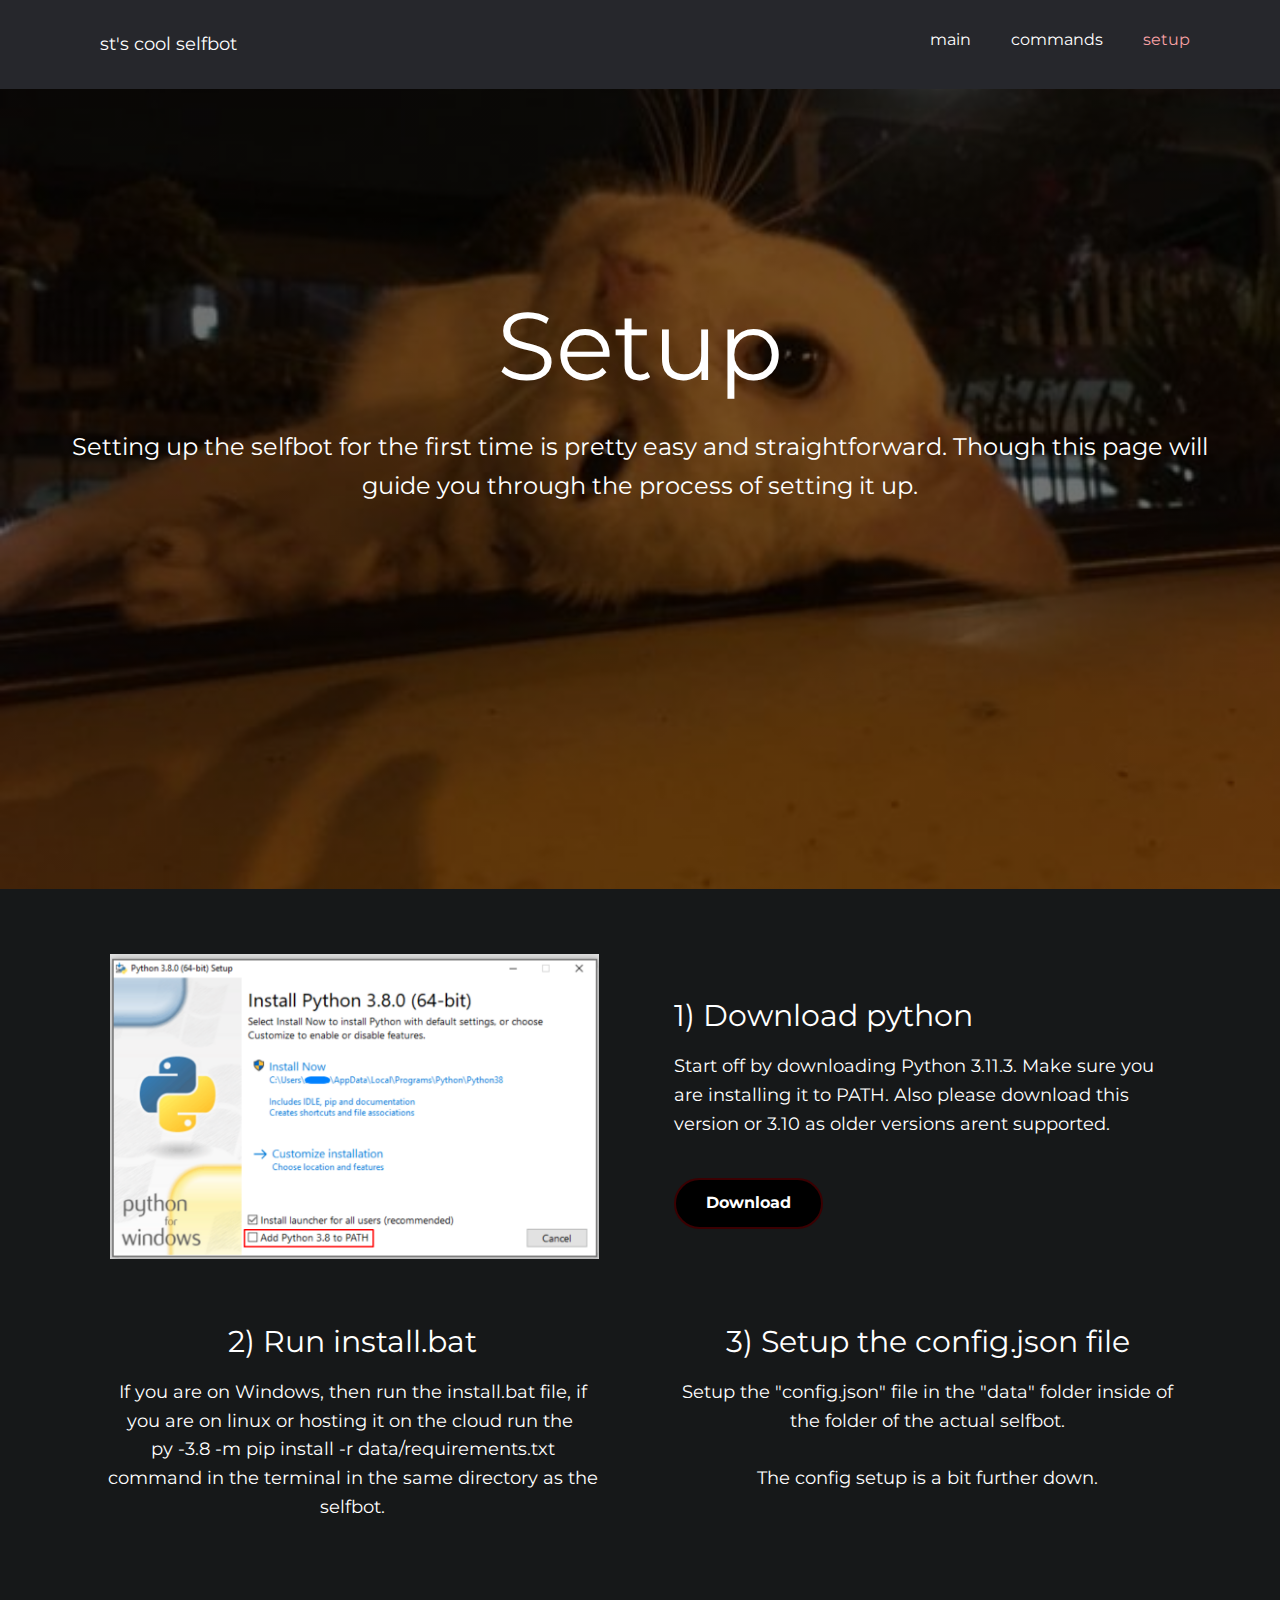
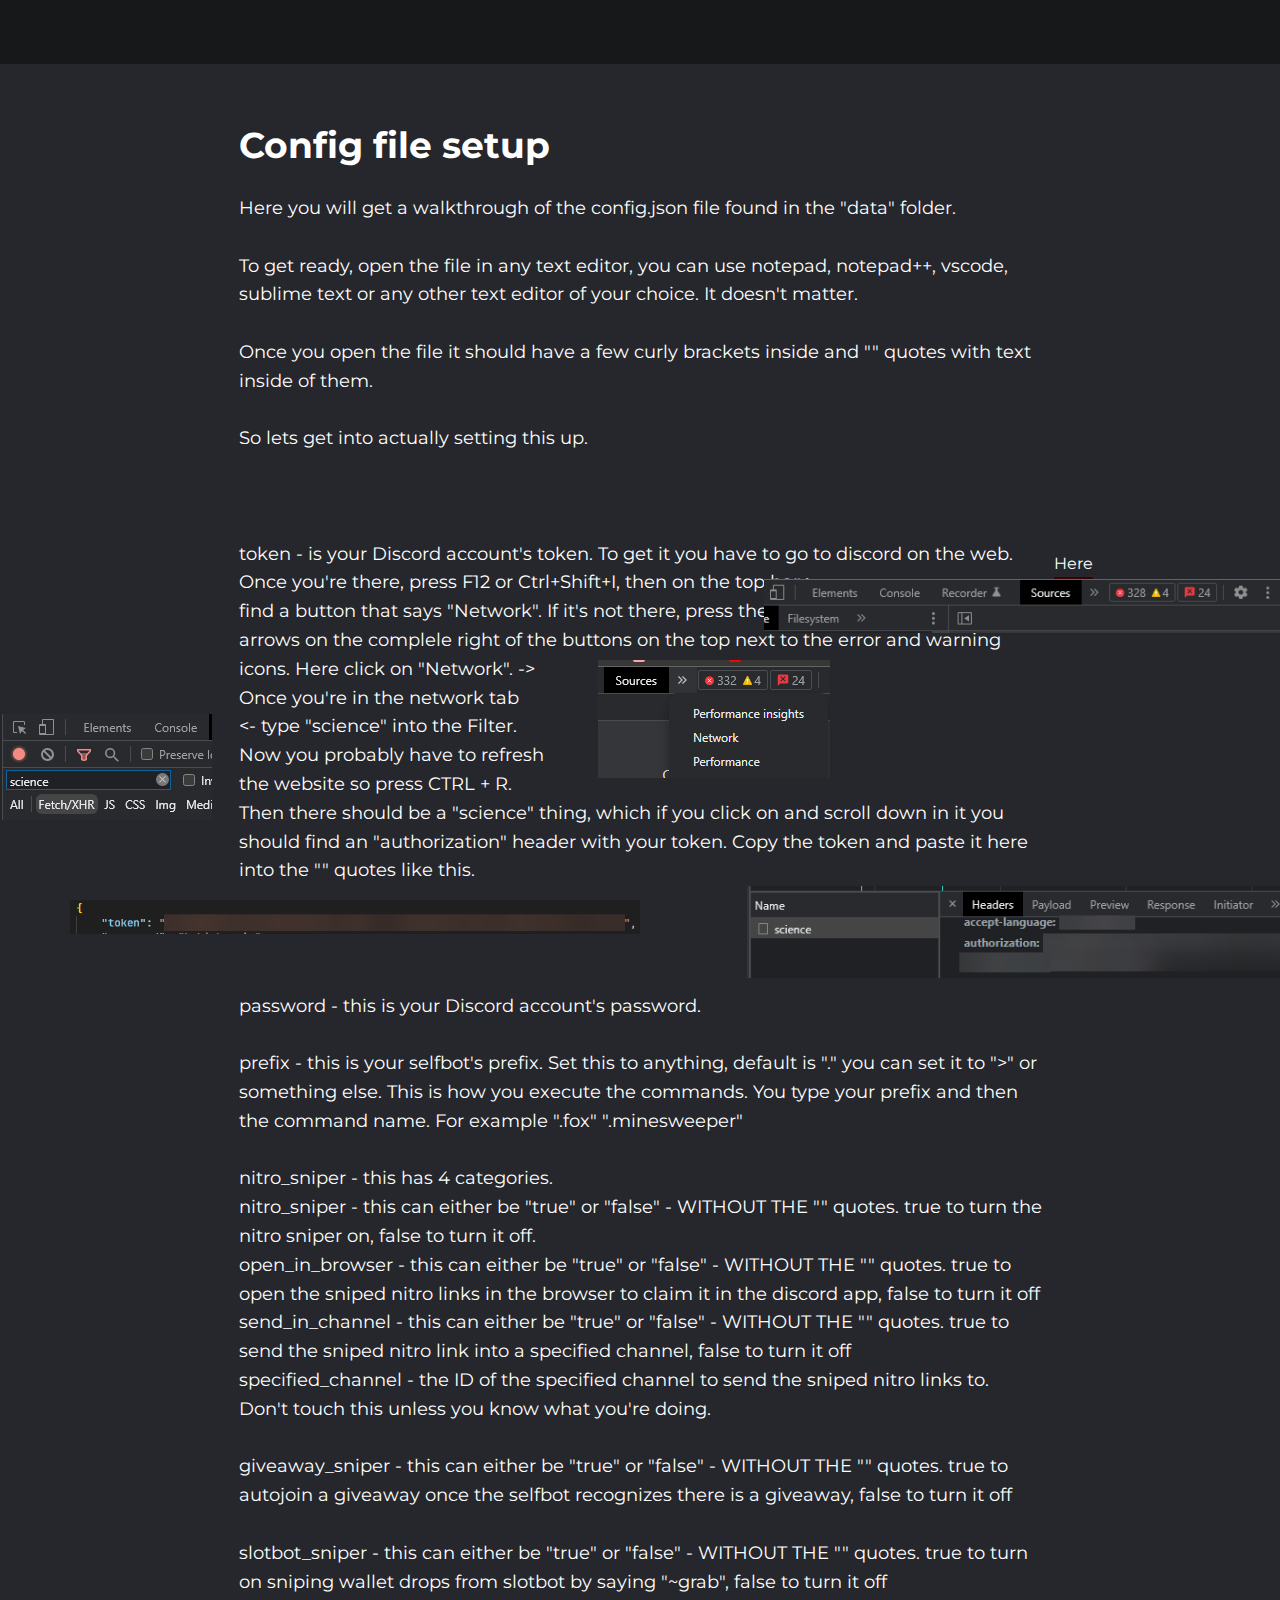
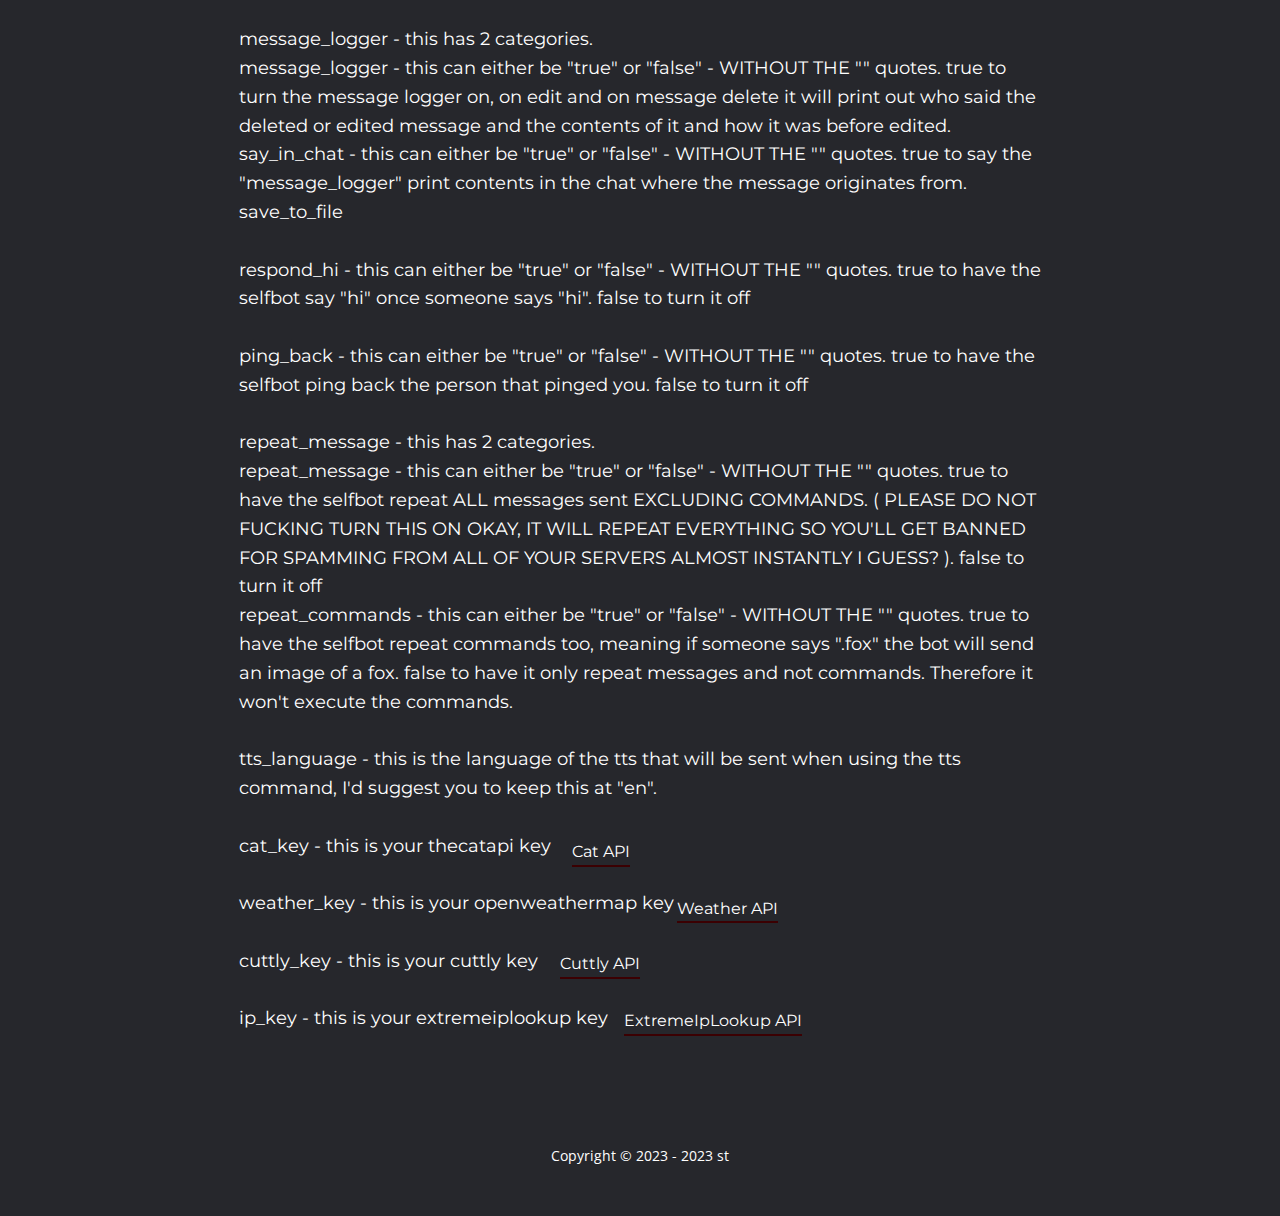
<file: docs/setup.html>
<!DOCTYPE html>
<html style="font-size: 16px;" lang="en"><head>
    <meta name="viewport" content="width=device-width, initial-scale=1.0">
    <meta charset="utf-8">
    <meta name="keywords" content="Setup​, 1) Download python, 2) Run install.bat, 3) Setup the config.json file">
    <meta name="description" content="">
    <title>setup</title>
<link rel="shortcut icon" href="1bd5604e698b788f5902bdb23aa5f4d6.ico" type="image/x-icon">
    <link rel="stylesheet" href="selfbot.css" media="screen">
<link rel="stylesheet" href="setup.css" media="screen">
    <script class="u-script" type="text/javascript" src="jquery.js" defer=""></script>
    <script class="u-script" type="text/javascript" src="selfbot.js" defer=""></script>
    <meta name="generator" content="st :3">
    <link id="u-theme-google-font" rel="stylesheet" href="https://fonts.googleapis.com/css?family=Roboto:100,100i,300,300i,400,400i,500,500i,700,700i,900,900i|Open+Sans:300,300i,400,400i,500,500i,600,600i,700,700i,800,800i">
    <link id="u-page-google-font" rel="stylesheet" href="https://fonts.googleapis.com/css?family=Montserrat:100,100i,200,200i,300,300i,400,400i,500,500i,600,600i,700,700i,800,800i,900,900i">
    
    
<meta property="og:title" content="st's cool selfbot :3" />
<meta property="og:type" content="the coolest free selfbot :333" />
<meta property="og:url" content="https://stiscool.cu.ma/selfbot/main.html" />
<meta property="og:description" content="setup page" />
<meta name="theme-color" content="#970000">
    
    
    <script type="application/ld+json">{
		"@context": "http://schema.org",
		"@type": "Organization",
		"name": ""
}</script>
    <meta name="theme-color" content="#478ac9">
    <meta property="og:title" content="setup">
    <meta property="og:type" content="website">
  <meta data-intl-tel-input-cdn-path="intlTelInput/"></head>
  <body class="u-body u-xl-mode" data-lang="en"><header class="u-clearfix u-custom-color-3 u-header u-header" id="sec-af1f"><div class="u-clearfix u-sheet u-sheet-1">
        <nav class="u-menu u-menu-one-level u-offcanvas u-menu-1">
          <div class="menu-collapse u-custom-font u-font-montserrat" style="font-size: 1rem; letter-spacing: 0px;">
            <a class="u-button-style u-custom-left-right-menu-spacing u-custom-padding-bottom u-custom-text-active-color u-custom-text-hover-color u-custom-top-bottom-menu-spacing u-nav-link u-text-active-palette-1-base u-text-hover-palette-2-base" href="#">
              <svg class="u-svg-link" viewBox="0 0 24 24"><use xmlns:xlink="http://www.w3.org/1999/xlink" xlink:href="#menu-hamburger"></use></svg>
              <svg class="u-svg-content" version="1.1" id="menu-hamburger" viewBox="0 0 16 16" x="0px" y="0px" xmlns:xlink="http://www.w3.org/1999/xlink" xmlns="http://www.w3.org/2000/svg"><g><rect y="1" width="16" height="2"></rect><rect y="7" width="16" height="2"></rect><rect y="13" width="16" height="2"></rect>
</g></svg>
            </a>
          </div>
          <div class="u-custom-menu u-nav-container">
            <ul class="u-custom-font u-font-montserrat u-nav u-unstyled u-nav-1"><li class="u-nav-item"><a class="u-button-style u-nav-link u-text-active-custom-color-1 u-text-hover-custom-color-1" href="index.html" style="padding: 10px 20px;">main</a>
</li><li class="u-nav-item"><a class="u-button-style u-nav-link u-text-active-custom-color-1 u-text-hover-custom-color-1" href="cmds.html" style="padding: 10px 20px;">commands</a>
</li><li class="u-nav-item"><a class="u-button-style u-nav-link u-text-active-custom-color-1 u-text-hover-custom-color-1" href="setup.html" style="padding: 10px 20px;">setup</a>
</li></ul>
          </div>
          <div class="u-custom-menu u-nav-container-collapse">
            <div class="u-black u-container-style u-inner-container-layout u-opacity u-opacity-95 u-sidenav">
              <div class="u-inner-container-layout u-sidenav-overflow">
                <div class="u-menu-close"></div>
                <ul class="u-align-center u-nav u-popupmenu-items u-unstyled u-nav-2"><li class="u-nav-item"><a class="u-button-style u-nav-link" href="main.html">main</a>
</li><li class="u-nav-item"><a class="u-button-style u-nav-link" href="cmds.html">commands</a>
</li><li class="u-nav-item"><a class="u-button-style u-nav-link" href="setup.html">setup</a>
</li></ul>
              </div>
            </div>
            <div class="u-black u-menu-overlay u-opacity u-opacity-70"></div>
          </div>
        </nav>
        <p class="u-custom-font u-font-montserrat u-text u-text-default u-text-1">st's cool selfbot</p>
      </div></header>
    <section class="u-align-center u-clearfix u-image u-shading u-section-1" src="" data-image-width="563" data-image-height="751" id="sec-29da">
      <div class="u-clearfix u-sheet u-sheet-1">
        <h1 class="u-custom-font u-font-montserrat u-text u-text-default u-title u-text-1">Setup<span style="font-weight: 400;"></span>
        </h1>
        <p class="u-custom-font u-font-montserrat u-large-text u-text u-text-default u-text-variant u-text-2">Setting up the selfbot for the first time is pretty easy and straightforward. Though this page will guide you through the process of setting it up.</p>
      </div>
    </section>
    <section class="u-clearfix u-custom-color-4 u-section-2" id="sec-28a5">
      <div class="u-clearfix u-sheet u-sheet-1">
        <div class="u-clearfix u-expanded-width u-gutter-10 u-layout-wrap u-layout-wrap-1">
          <div class="u-layout" style="">
            <div class="u-layout-col" style="">
              <div class="u-size-30">
                <div class="u-layout-row">
                  <div class="u-container-style u-image u-image-contain u-layout-cell u-left-cell u-size-30 u-image-1" src="" data-image-width="1010" data-image-height="630">
                    <div class="u-container-layout u-container-layout-1"></div>
                  </div>
                  <div class="u-align-left u-container-style u-layout-cell u-right-cell u-size-30 u-layout-cell-2">
                    <div class="u-container-layout u-valign-bottom u-container-layout-2">
                      <h2 class="u-text u-text-1">1) Download python</h2>
                      <p class="u-text u-text-2">Start off by downloading Python 3.11.3. Make sure you are installing it to PATH. Also please download this version or 3.10 as older versions arent supported.</p>
                      <a href="https://www.python.org/downloads/release/python-3113/" class="u-active-black u-black u-border-2 u-border-active-custom-color-2 u-border-custom-color-2 u-btn u-btn-round u-button-style u-custom-font u-font-montserrat u-hover-feature u-hover-grey-90 u-radius-50 u-text-hover-white u-btn-1" target="_blank"><span class="u-icon"></span>Download<br>
                      </a>
                    </div>
                  </div>
                </div>
              </div>
              <div class="u-size-30" style="">
                <div class="u-layout-row" style="">
                  <div class="u-align-left u-container-style u-layout-cell u-left-cell u-size-30 u-layout-cell-3">
                    <div class="u-container-layout u-container-layout-3">
                      <h2 class="u-align-center u-text u-text-3">2) Run install.bat</h2>
                      <p class="u-align-center u-text u-text-4">If you are on Windows, then run the install.bat file, if you are on linux or hosting it on the cloud run the&nbsp;<br>py -3.8 -m pip install -r data/requirements.txt<br>command in the terminal in the same directory as the selfbot.
                      </p>
                    </div>
                  </div>
                  <div class="u-container-style u-layout-cell u-right-cell u-size-30 u-layout-cell-4" src="">
                    <div class="u-container-layout u-container-layout-4">
                      <h2 class="u-align-center u-text u-text-5">3) Setup the config.json file</h2>
                      <p class="u-align-center u-text u-text-6">Setup the "config.json" file in the "data" folder inside of the folder of the actual selfbot.<br>
                        <br>The config setup is a bit further down.
                      </p>
                    </div>
                  </div>
                </div>
              </div>
            </div>
          </div>
        </div>
      </div>
      
    </section>
    <section class="u-clearfix u-custom-color-3 u-valign-middle u-section-3" id="sec-85da">
      <h3 class="u-custom-font u-font-montserrat u-text u-text-1">Config file setup</h3>
      <p class="u-text u-text-2">Here you will get a walkthrough of the config.json file found in the "data" folder.<br>
        <br>To get ready, open the file in any text editor, you can use notepad, notepad++, vscode, sublime text or any other text editor of your choice. It doesn't matter.<br>
        <br>Once you open the file it should have a few curly brackets inside and "" quotes with text inside of them.<br>
        <br>So lets get into actually setting this up.<br>
        <br>
        <br>
        <br>token - is your Discord account's token. To get it you have to go to discord on the web.<br>Once you're there, press F12 or Ctrl+Shift+I, then on the top bar &gt;<br>find a button that says "Network". If it's not there, press the 2<br>arrows on the complele right of the buttons on the top next to the error and warning icons. Here click on "Network". -&gt;<br>Once you're in the network tab<br>&lt;- type "science" into the Filter.<br>Now you probably have to refresh<br>the website so press CTRL + R.<br>Then there should be a "science" thing, which if you click on and scroll down in it you should find an "authorization" header with your token. Copy the token and paste it here into the "" quotes like this.
      </p>
      <a href="https://discord.com/app" class="u-active-none u-border-2 u-border-active-palette-2-dark-1 u-border-custom-color-2 u-border-hover-palette-2-base u-border-no-left u-border-no-right u-border-no-top u-btn u-button-style u-custom-font u-font-montserrat u-hover-none u-none u-text-body-alt-color u-text-hover-palette-2-base u-btn-1" target="_blank">Here</a>
      <img class="u-image u-image-default u-image-1" src="images/image.png" alt="" data-image-width="606" data-image-height="57">
      <img class="u-image u-image-default u-preserve-proportions u-image-2" src="images/image1.png" alt="" data-image-width="232" data-image-height="118">
      <img class="u-image u-image-default u-preserve-proportions u-image-3" src="images/image2.png" alt="" data-image-width="214" data-image-height="106">
      <img class="u-image u-image-default u-image-4" src="images/image3.png" alt="" data-image-width="599" data-image-height="97">
      <img class="u-image u-image-default u-image-5" src="images/image4.png" alt="" data-image-width="752" data-image-height="45">
      <p class="u-text u-text-3">password - this is your Discord account's password.<br>
        <br>prefix - this is your selfbot's prefix. Set this to anything, default is "." you can set it to "&gt;" or something else. This is how you execute the commands. You type your prefix and then the command name. For example ".fox" ".minesweeper"<br>
        <br>nitro_sniper - this has 4 categories.<br>nitro_sniper - this can either be "true" or "false" - WITHOUT THE "" quotes. true to turn the nitro sniper on, false to turn it off.<br>open_in_browser -&nbsp;this can either be "true" or "false" - WITHOUT THE "" quotes. true to open the sniped nitro links in the browser to claim it in the discord app, false to turn it off<br>send_in_channel -&nbsp;this can either be "true" or "false" - WITHOUT THE "" quotes. true to send the sniped nitro link into a specified channel, false to turn it off<br>specified_channel - the ID of the specified channel to send the sniped nitro links to. Don't touch this unless you know what you're doing.<br>
        <br>giveaway_sniper -&nbsp;this can either be "true" or "false" - WITHOUT THE "" quotes. true to autojoin a giveaway once the selfbot recognizes there is a giveaway, false to turn it off<br>
        <br>slotbot_sniper -&nbsp;this can either be "true" or "false" - WITHOUT THE "" quotes. true to turn on sniping wallet drops from slotbot by saying "~grab", false to turn it off<br>
        <br>message_logger - this has 2 categories.<br>message_logger -&nbsp;this can either be "true" or "false" - WITHOUT THE "" quotes. true to turn the message logger on, on edit and on message delete it will print out who said the deleted or edited message and the contents of it and how it was before edited.<br>say_in_chat -&nbsp;this can either be "true" or "false" - WITHOUT THE "" quotes. true to say the "message_logger" print contents in the chat where the message originates from.<br>save_to_file<br>
        <br>respond_hi -&nbsp;this can either be "true" or "false" - WITHOUT THE "" quotes. true to have the selfbot say "hi" once someone says "hi". false to turn it off<br>
        <br>ping_back -&nbsp;this can either be "true" or "false" - WITHOUT THE "" quotes. true to have the selfbot ping back the person that pinged you. false to turn it off<br>
        <br>repeat_message - this has 2 categories.<br>repeat_message -&nbsp;this can either be "true" or "false" - WITHOUT THE "" quotes. true to have the selfbot repeat ALL messages sent EXCLUDING COMMANDS. ( PLEASE DO NOT FUCKING TURN THIS ON OKAY, IT WILL REPEAT EVERYTHING SO YOU'LL GET BANNED FOR SPAMMING FROM ALL OF YOUR SERVERS ALMOST INSTANTLY I GUESS? ). false to turn it off<br>repeat_commands -&nbsp;this can either be "true" or "false" - WITHOUT THE "" quotes. true to have the selfbot repeat commands too, meaning if someone says ".fox" the bot will send an image of a fox. false to have it only repeat messages and not commands. Therefore it won't execute the commands.<br>
        <br>tts_language - this is the language of the tts that will be sent when using the tts command, I'd suggest you to keep this at "en".<br>
        <br>cat_key - this is your thecatapi key<br>
        <br>weather_key - this is your openweathermap key<br>
        <br>cuttly_key - this is your cuttly key<br>
        <br>ip_key - this is your extremeiplookup key
      </p>
      <a href="https://thecatapi.com" class="u-active-none u-border-2 u-border-active-palette-2-dark-1 u-border-custom-color-2 u-border-hover-palette-2-base u-border-no-left u-border-no-right u-border-no-top u-btn u-button-style u-custom-font u-font-montserrat u-hover-none u-none u-text-body-alt-color u-text-hover-palette-2-base u-btn-2" target="_blank">Cat API</a>
      <a href="https://openweathermap.org" class="u-active-none u-border-2 u-border-active-palette-2-dark-1 u-border-custom-color-2 u-border-hover-palette-2-base u-border-no-left u-border-no-right u-border-no-top u-btn u-button-style u-custom-font u-font-montserrat u-hover-none u-none u-text-body-alt-color u-text-hover-palette-2-base u-btn-3" target="_blank">Weather API</a>
      <a href="https://discord.com/app" class="u-active-none u-border-2 u-border-active-palette-2-dark-1 u-border-custom-color-2 u-border-hover-palette-2-base u-border-no-left u-border-no-right u-border-no-top u-btn u-button-style u-custom-font u-font-montserrat u-hover-none u-none u-text-body-alt-color u-text-hover-palette-2-base u-btn-4">Cuttly API</a>
      <a href="https://extreme-ip-lookup.com" class="u-active-none u-border-2 u-border-active-palette-2-dark-1 u-border-custom-color-2 u-border-hover-palette-2-base u-border-no-left u-border-no-right u-border-no-top u-btn u-button-style u-custom-font u-font-montserrat u-hover-none u-none u-text-body-alt-color u-text-hover-palette-2-base u-btn-5" target="_blank">ExtremeIpLookup API</a>
    </section>
    
    
    <footer class="u-align-center u-clearfix u-custom-color-3 u-footer u-footer" id="sec-85b7"><div class="u-clearfix u-sheet u-valign-middle u-sheet-1">
        <p class="u-small-text u-text u-text-variant u-text-1"> Copyright © 2023 - 2023 st</p>
      </div></footer>
  
</body></html>
</file>
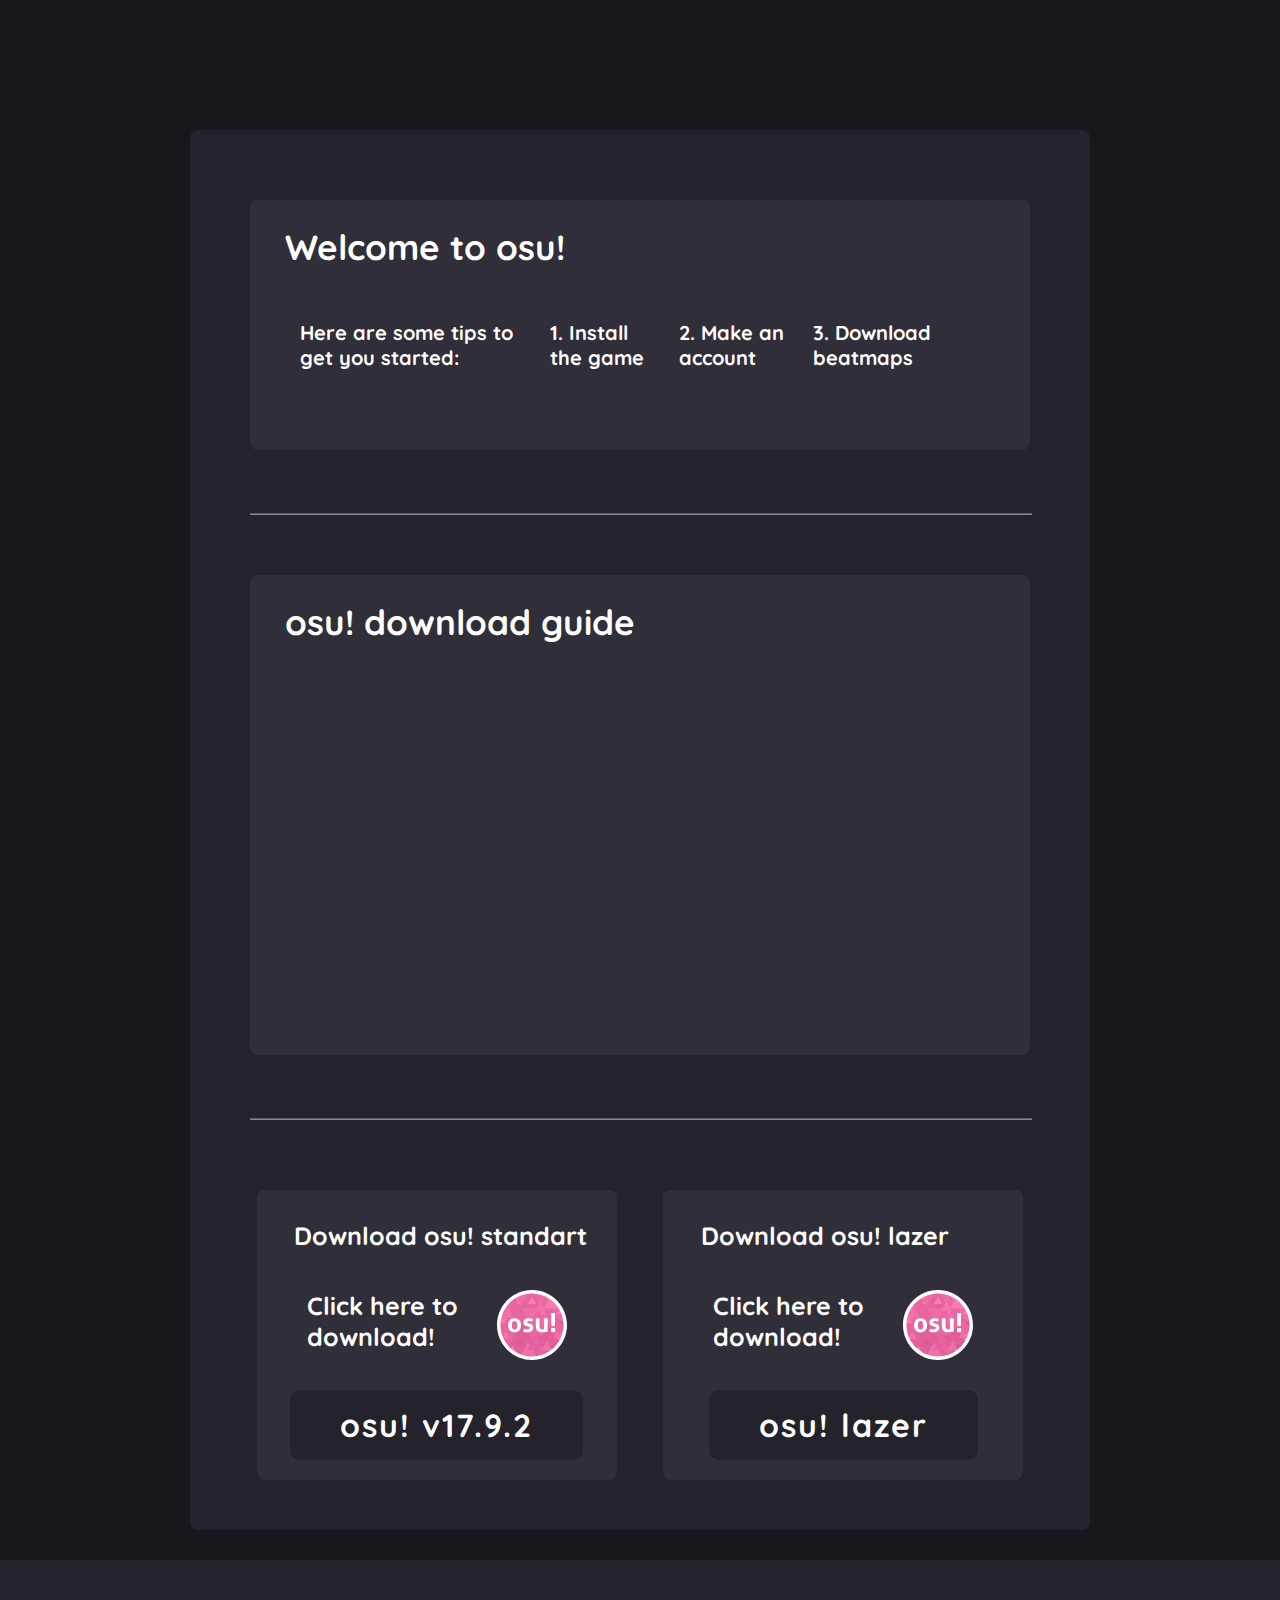
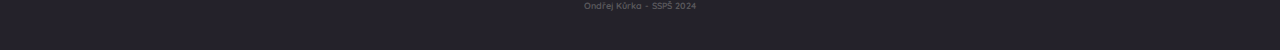
<file: docs/onda/download-page.html>
<!DOCTYPE html>
<html lang="en">
<head>
    <meta charset="UTF-8">
    <meta name="viewport" content="width=device-width, initial-scale=1.0">
    <title>Download osu!</title>

    <link rel="stylesheet" href="styles-download.css">

    <link rel="preconnect" href="https://fonts.googleapis.com">
    <link rel="preconnect" href="https://fonts.gstatic.com" crossorigin>
    <link href="https://fonts.googleapis.com/css2?family=Montserrat:ital,wght@0,100..900;1,100..900&family=Quicksand:wght@300..700&display=swap" rel="stylesheet">




</head>
<body>
    <header id="header">
        <div class="osu-logo">
            <img src="obrazky, ikonky, materialy\Osu!_Logo_2016.svg" alt="">
        </div>
        <div class="header-nav-container">
            <a class="nav-hover" onclick="window.location.href = 'index.html';" id="nav-home">Home</a>
            <a class="nav-hover" onclick="window.location.href = 'gameplay-page.html';" id="nav-gameplay">Gameplay</a>
            <a class="nav-hover" onclick="window.location.href = 'features-page.html';" id="nav-modes">Modes</a>
        </div>
        <div class="header-socials-container">

        </div>
    </header>
    <main class="main-container">
        <article class="title-card">
            <p class="card-title">Welcome to osu!</p>
            <section class="text-container-download">
                <p>Here are some tips to get you started:</p>
                <p>1.
                    Install the game
                </p>
                <p>2.
                    Make an account
                </p>
                <p>3.
                    Download beatmaps
                </p>
            </section>
        </article>
        <hr class="line-hr">
        <article class="video-card">
            <section>
                <p class="card-title">osu! download guide</p>                                                                              
                <iframe class="video" width="710" height="350" src="https://www.youtube.com/embed/0V5GwzmMhpU?si=bjKtlRfYtIhUpuWO&amp;start=22" title="YouTube video player" frameborder="0" allow="accelerometer; autoplay; clipboard-write; encrypted-media; gyroscope; picture-in-picture; web-share" referrerpolicy="strict-origin-when-cross-origin" allowfullscreen></iframe>
            </section>
        </article>
        <hr class="line-hr2">
        <article class="all-btn">
            <section class="download-btns1">
                <article class="item-top">
                    <a id="item-top-text">Download osu! standart</a>
                </article>
                <article class="item-middle">
                    <a id="item-middle-text">Click here to download!</a>
                    <a ><img class="osu-logo-download" src="obrazky, ikonky, materialy\Osu!_Logo_2016.svg" alt="">
                    </a>
                </article>
                <article class="item-bottom">
                    <button class="download-btn-style" type="button">osu! v17.9.2</button>
                </article>
            </section>
            <section class="download-btns2">
                <article class="item-top">
                    <a id="item-top-text">Download osu! lazer</a>
                </article>
                <article class="item-middle">
                    <a id="item-middle-text">Click here to download!</a>
                    <a ><img class="osu-logo-download" src="obrazky, ikonky, materialy\Osu!_Logo_2016.svg" alt="">
                    </a>
                </article>
                <article class="item-bottom">
                    <button class="download-btn-style" type="button">osu! lazer</button>
                </article>
            </section>
        </article>
    </main>
    <footer class="footer">
        <p id="footer-text">Ondřej Kůrka - SSPŠ 2024</p>
    </footer>
    <script>
        window.onscroll = function() {navbarScroll()};

        function navbarScroll() {
            if (document.body.scrollTop > 90 || document.documentElement.scrollTop > 90) {
            document.getElementById("header").style.top = "-70px";
            } else {
            document.getElementById("header").style.top = "0px";
            }
        }
    </script>
</body>
</html>
</file>
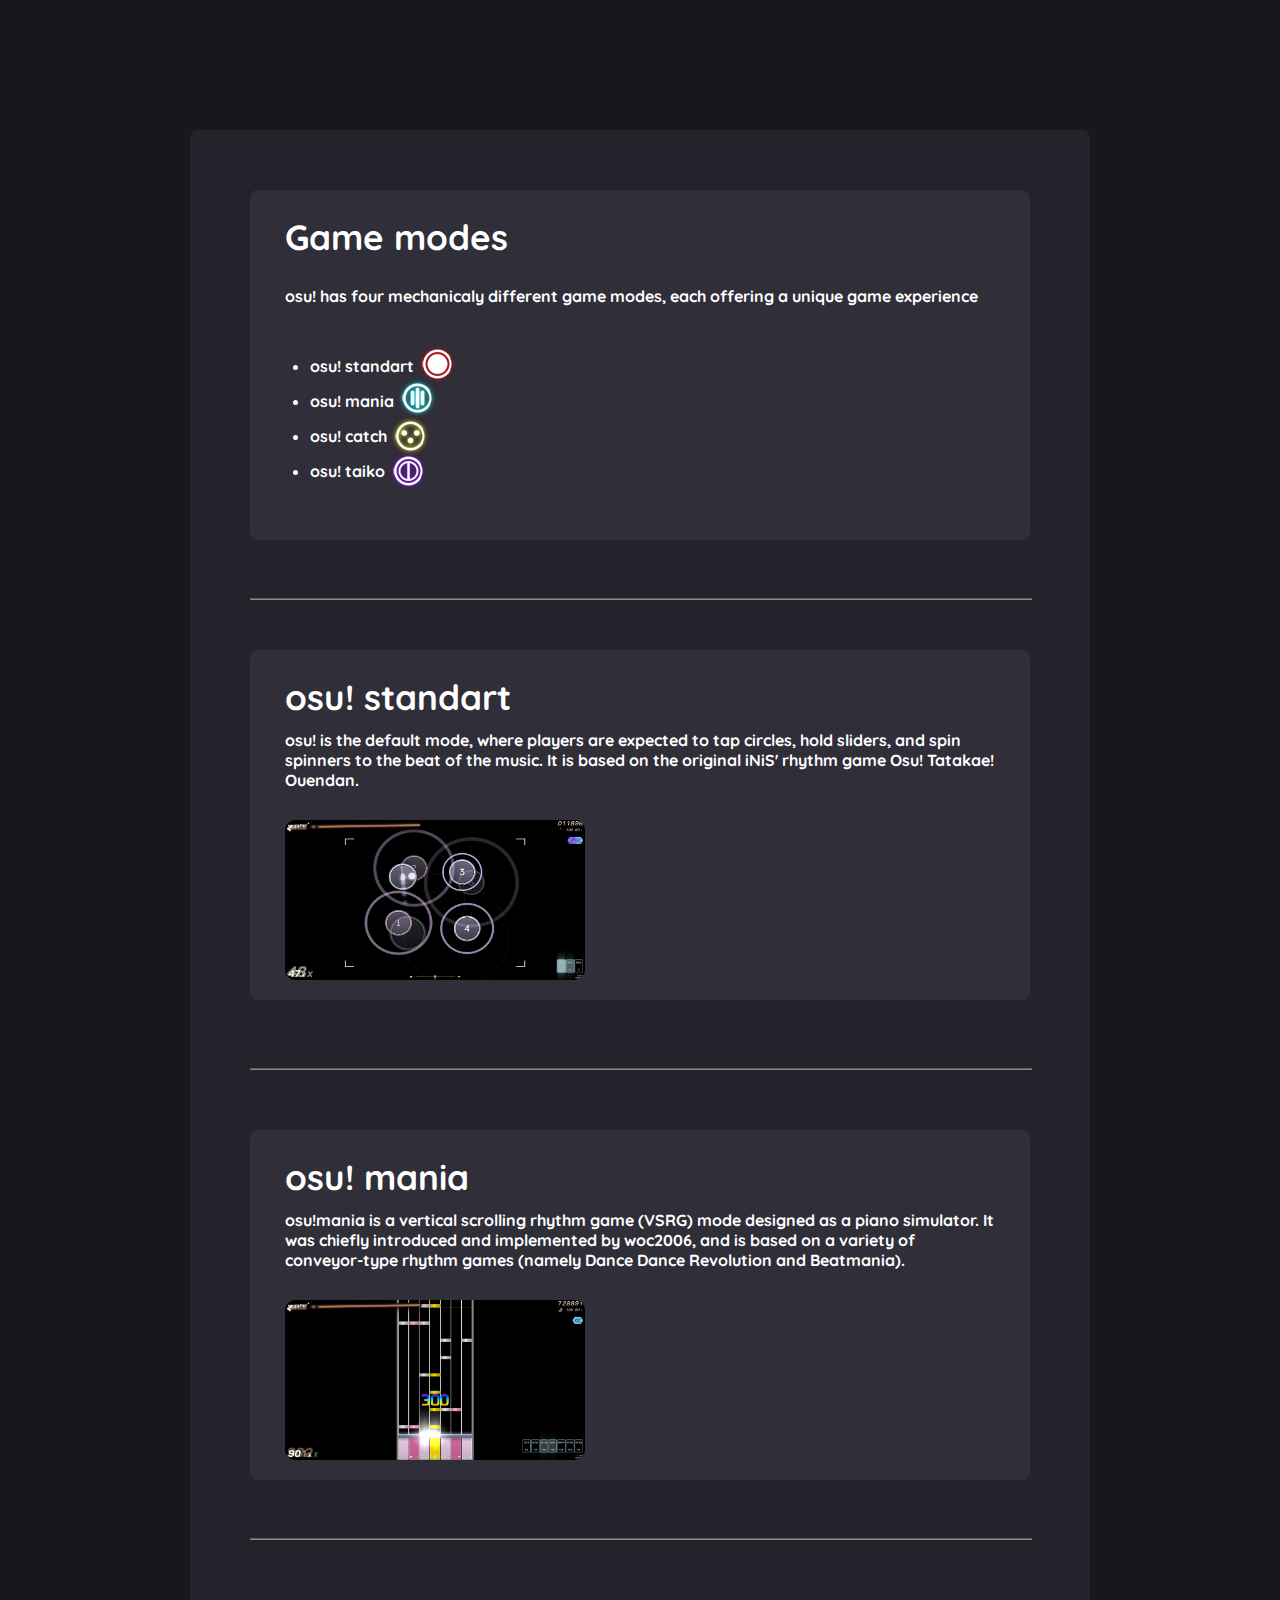
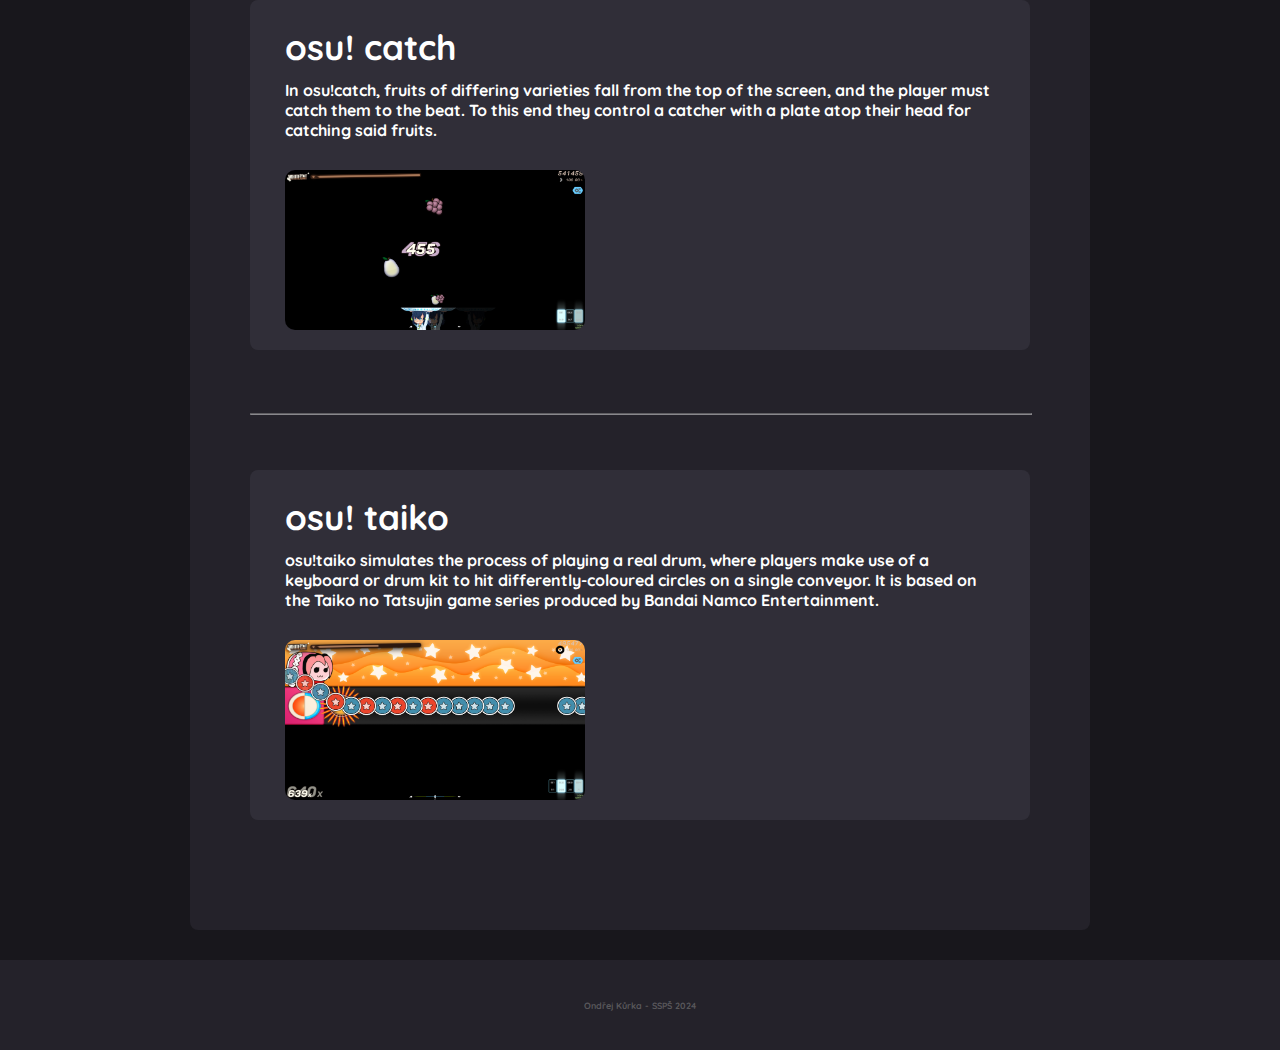
<file: docs/onda/features-page.html>
<!DOCTYPE html>
<html lang="en">
<head>
    <meta charset="UTF-8">
    <meta name="viewport" content="width=device-width, initial-scale=1.0">
    <title>Features</title>

    <link rel="stylesheet" href="styles-features.css">

    <link rel="preconnect" href="https://fonts.googleapis.com">
    <link rel="preconnect" href="https://fonts.gstatic.com" crossorigin>
    <link href="https://fonts.googleapis.com/css2?family=Montserrat:ital,wght@0,100..900;1,100..900&family=Quicksand:wght@300..700&display=swap" rel="stylesheet">


</head>
<body>
    <header id="header">
        <div class="osu-logo">
            <img src="obrazky, ikonky, materialy\Osu!_Logo_2016.svg" alt="">
        </div>
        <div class="header-nav-container">
            <a class="nav-hover" onclick="window.location.href = 'index.html';" id="nav-home">Home</a>
            <a class="nav-hover" onclick="window.location.href = 'gameplay-page.html';" id="nav-gameplay">Gameplay</a>
            <a class="nav-hover" onclick="window.location.href = 'download-page.html';" id="nav-modes">Download</a>
        </div>
        <div class="header-socials-container">

        </div>
    </header>
    <main class="main-container">
        <article class="title-card">
            <p class="card-title">Game modes</p>
            <section class="text-container">
                <p id="">osu! has four mechanicaly different game modes, each offering a unique game experience</p>
            </section>
            <section class="text-list">
                <ul>
                    <li><a href="">osu! standart</a>
                        <img id="osu" src="obrazky, ikonky, materialy\mode-osu-small.png" alt="">
                    </li>
                    <li><a href="">osu! mania</a>
                        <img id="mania" src="obrazky, ikonky, materialy\mode-mania-small.png" alt="">
                    </li>
                    <li><a href="">osu! catch</a>
                        <img id="catch" src="obrazky, ikonky, materialy\mode-fruits-small.png" alt="">
                    </li>
                    <li><a href="">osu! taiko</a>
                        <img id="taiko" src="obrazky, ikonky, materialy\mode-taiko-small.png" alt="">
                    </li>
                </ul>
            </section>
        </article>
        <hr class="line-hr">
        <article class="video-card">
            <section> 
                <p class="card-title">osu! standart</p>
                <article id="osu-standart" class="items-container">osu! is the default mode, where players are expected to tap circles, hold sliders, and spin spinners to the beat of the music. It is based on the original iNiS' rhythm game Osu! Tatakae! Ouendan.
                    <img class="showcase-img" src="obrazky, ikonky, materialy\gameplay-osu.png" alt=""> 
                </article>
            </section>                                           
        </article>
        <hr id="middle1-line" class="line-hr">
        <article id="middle1" class="video-card">
            <section>
                <p class="card-title">osu! mania</p>  
                <article id="osu-standart" class="items-container">osu!mania is a vertical scrolling rhythm game (VSRG) mode designed as a piano simulator. It was chiefly introduced and implemented by woc2006, and is based on a variety of conveyor-type rhythm games (namely Dance Dance Revolution and Beatmania).
                    <img class="showcase-img" src="obrazky, ikonky, materialy\osu-mani-showcase.png" alt=""> 
                </article>
            </section>                                                                            
        </article>
        <hr id="middle2-line" class="line-hr">
        <article id="middle2" class="video-card">
            <section>
                <p class="card-title">osu! catch</p>  
                <article id="osu-standart" class="items-container">In osu!catch, fruits of differing varieties fall from the top of the screen, and the player must catch them to the beat. To this end they control a catcher with a plate atop their head for catching said fruits. 
                    <img class="showcase-img" src="obrazky, ikonky, materialy\catch-show.png" alt=""> 
                </article>
            </section>                                                                            
        </article>
        <hr id="bottom-line" class="line-hr">
        <article id="bottom" class="video-card">
            <section>
                <p class="card-title">osu! taiko</p>  
                <article id="osu-standart" class="items-container">osu!taiko simulates the process of playing a real drum, where players make use of a keyboard or drum kit to hit differently-coloured circles on a single conveyor. It is based on the Taiko no Tatsujin game series produced by Bandai Namco Entertainment.
                    <img class="showcase-img" src="obrazky, ikonky, materialy\taiko-show.png" alt=""> 
                </article>
            </section>                                                                            
        </article>
    </main>
    <footer class="footer">
        <p id="footer-text">Ondřej Kůrka - SSPŠ 2024</p>
    </footer>
    <script>
        window.onscroll = function() {navbarScroll()};

        function navbarScroll() {
            if (document.body.scrollTop > 90 || document.documentElement.scrollTop > 90) {
            document.getElementById("header").style.top = "-70px";
            } else {
            document.getElementById("header").style.top = "0px";
            }
        }
    </script>
</body>
</html>
</file>
